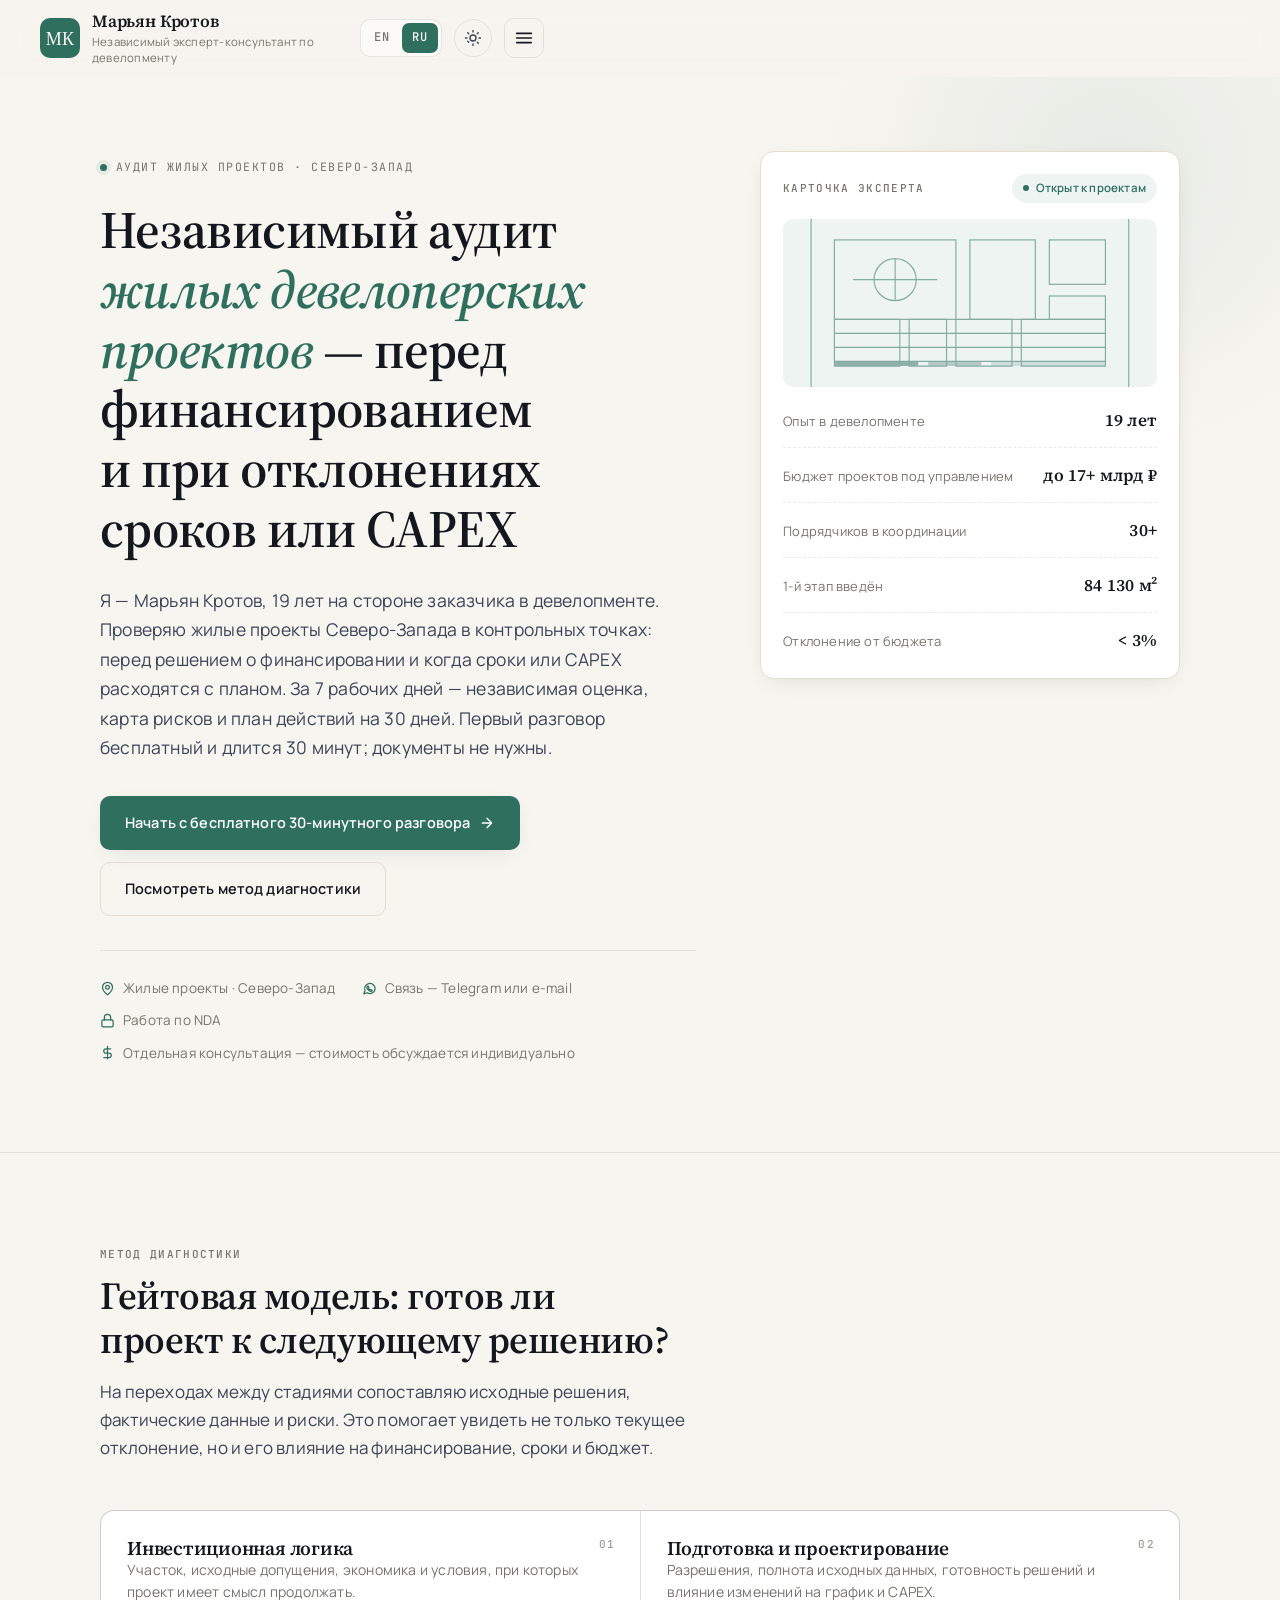
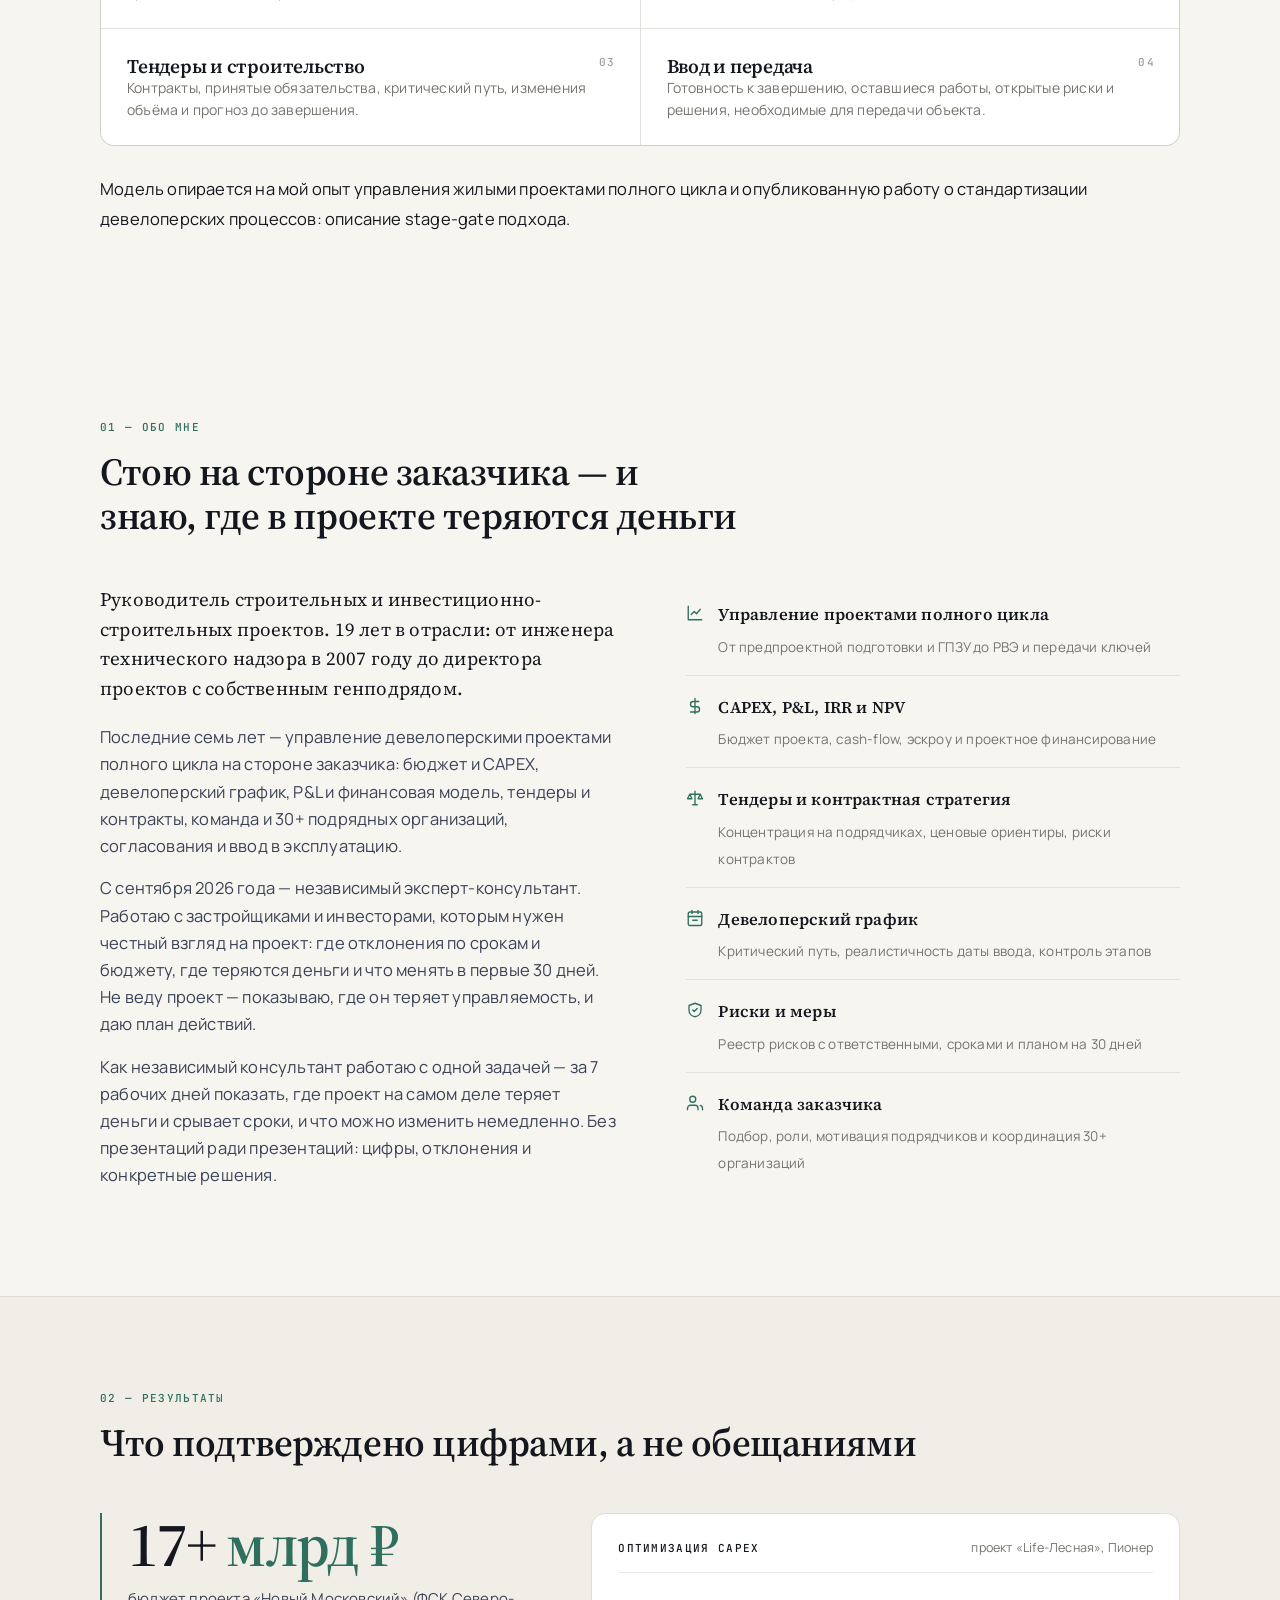
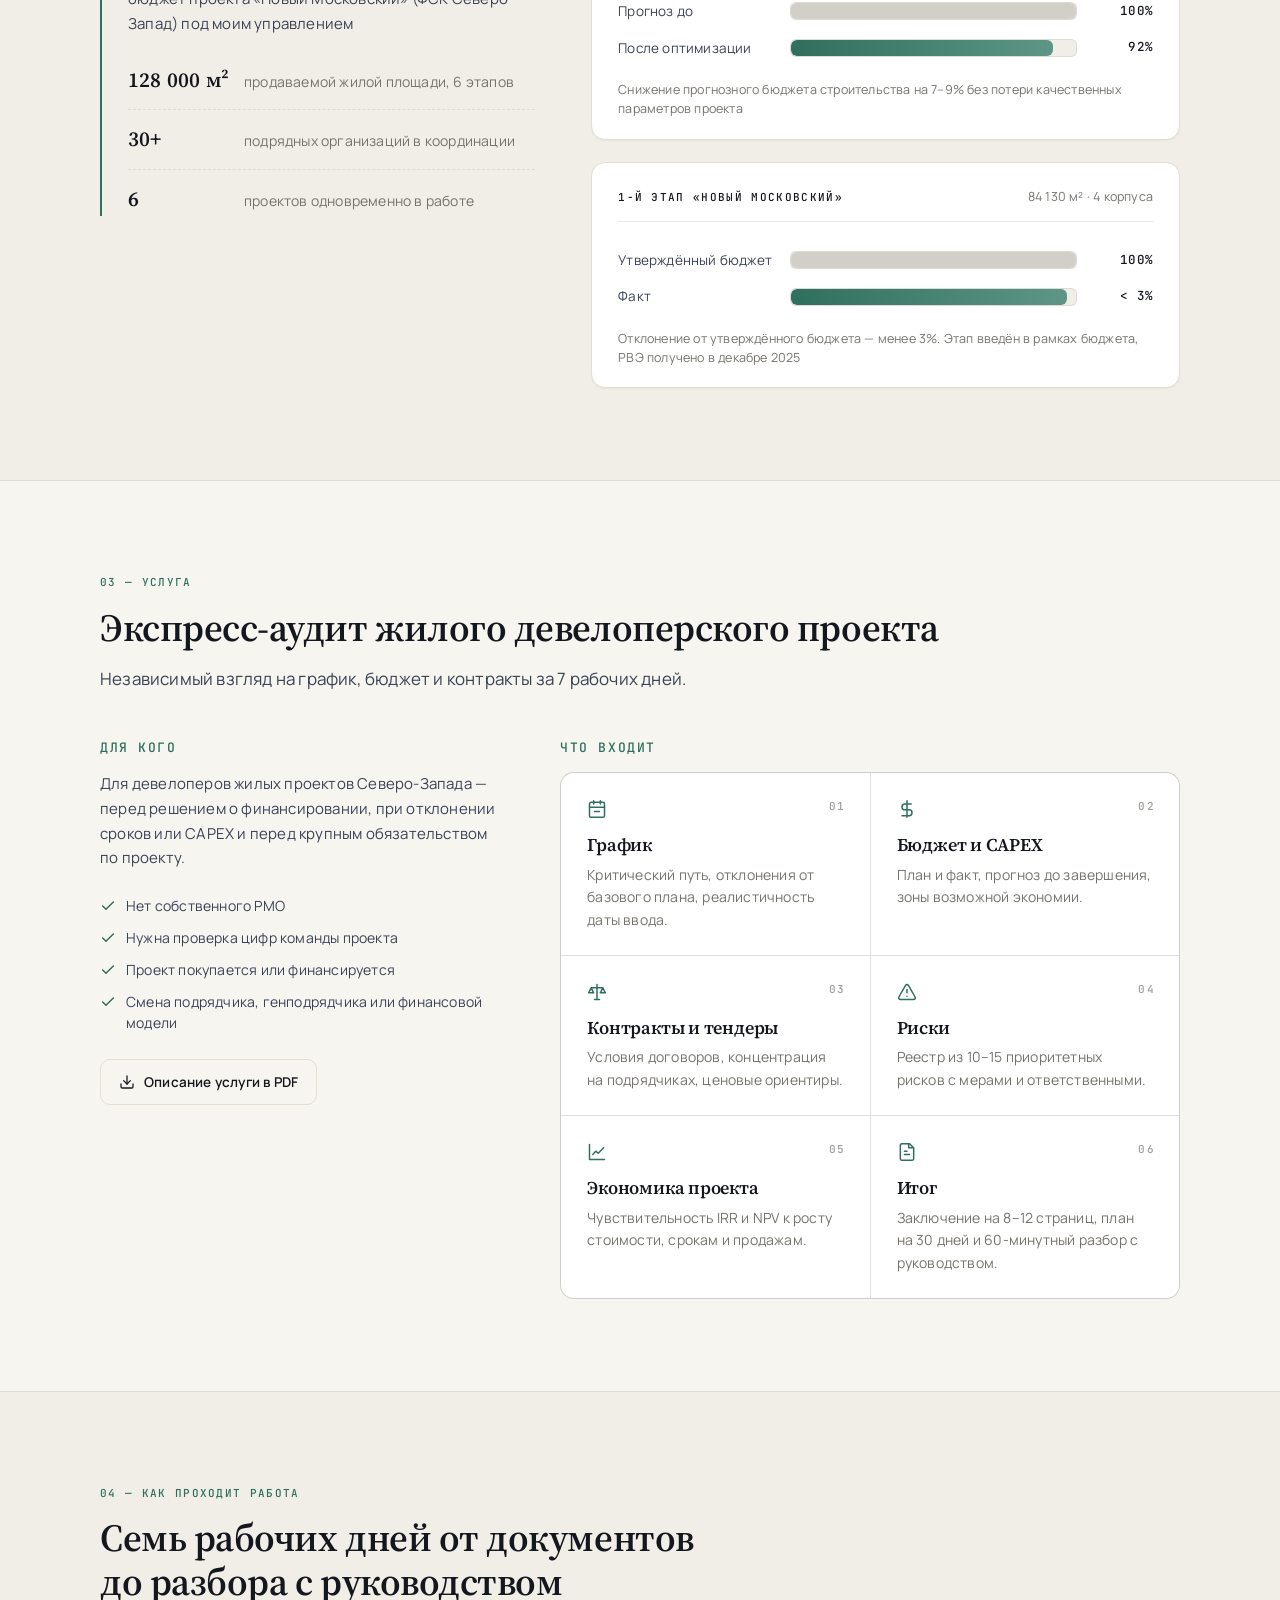
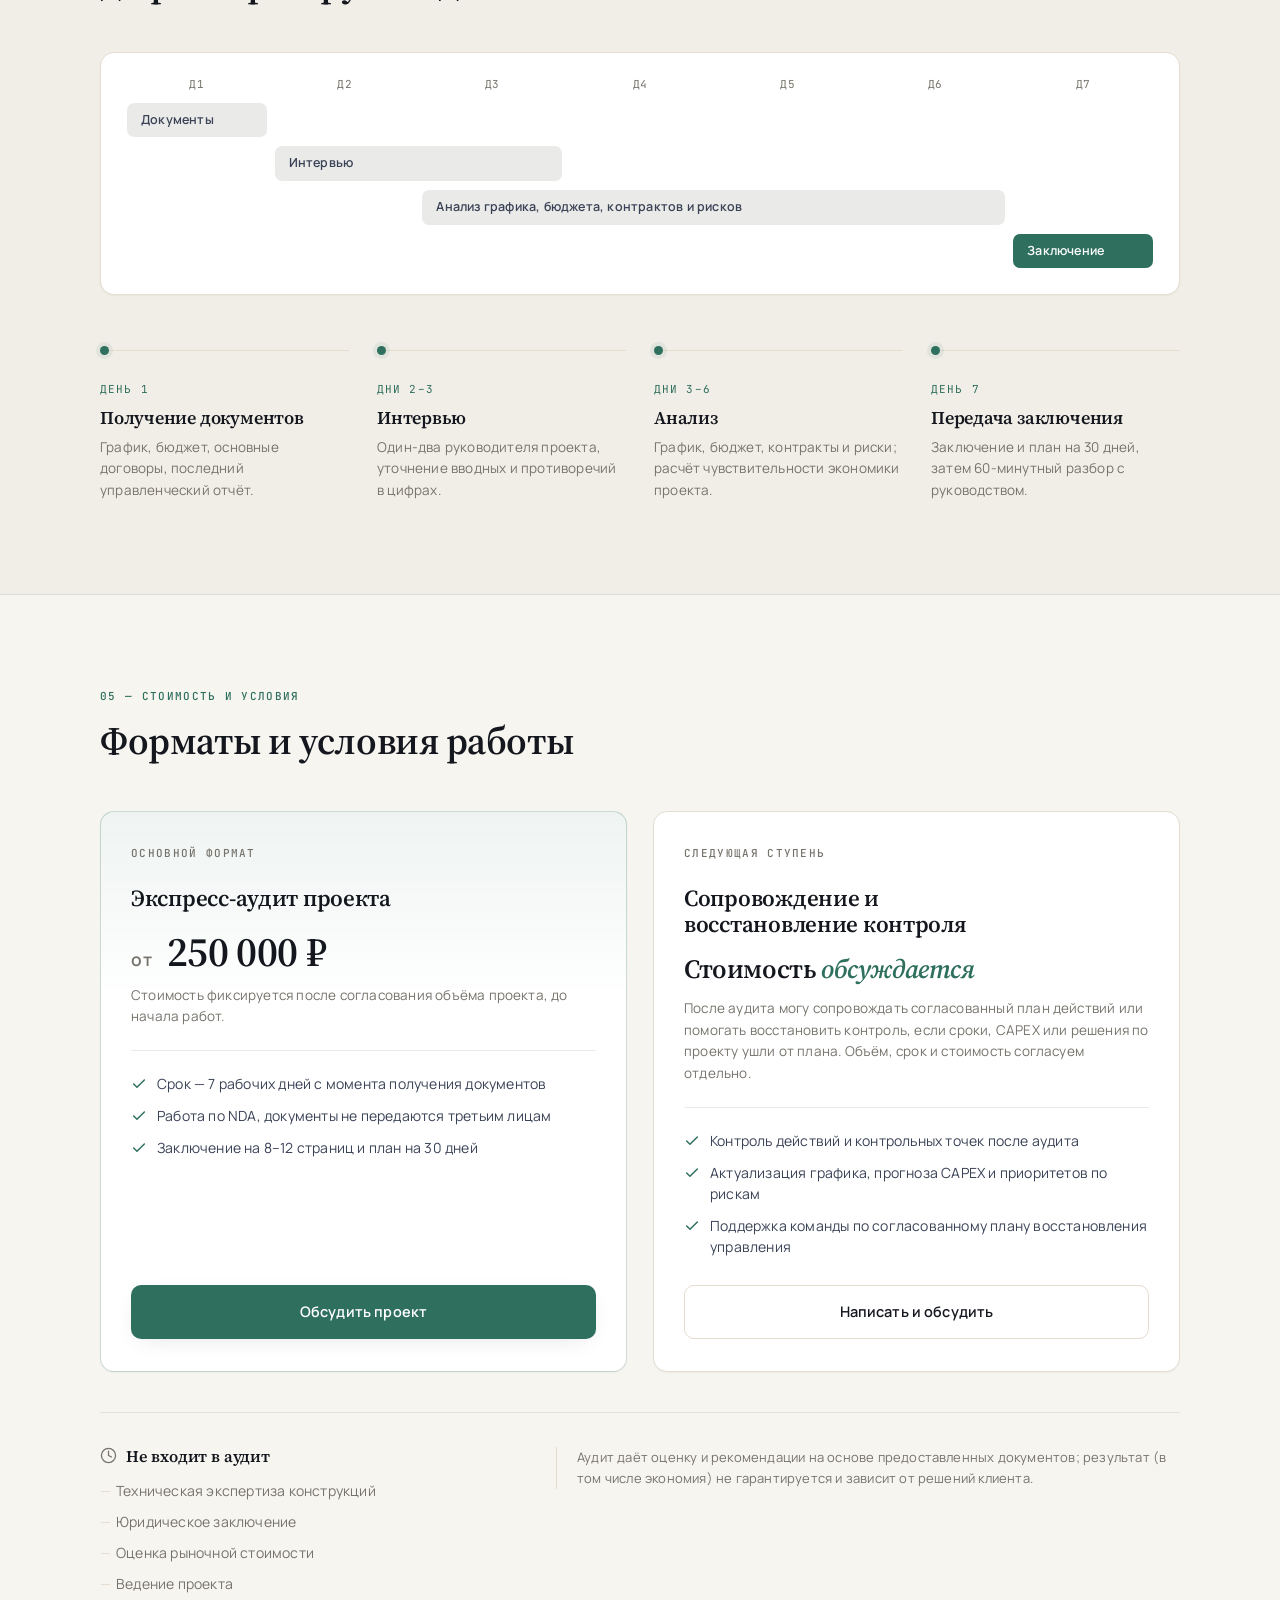
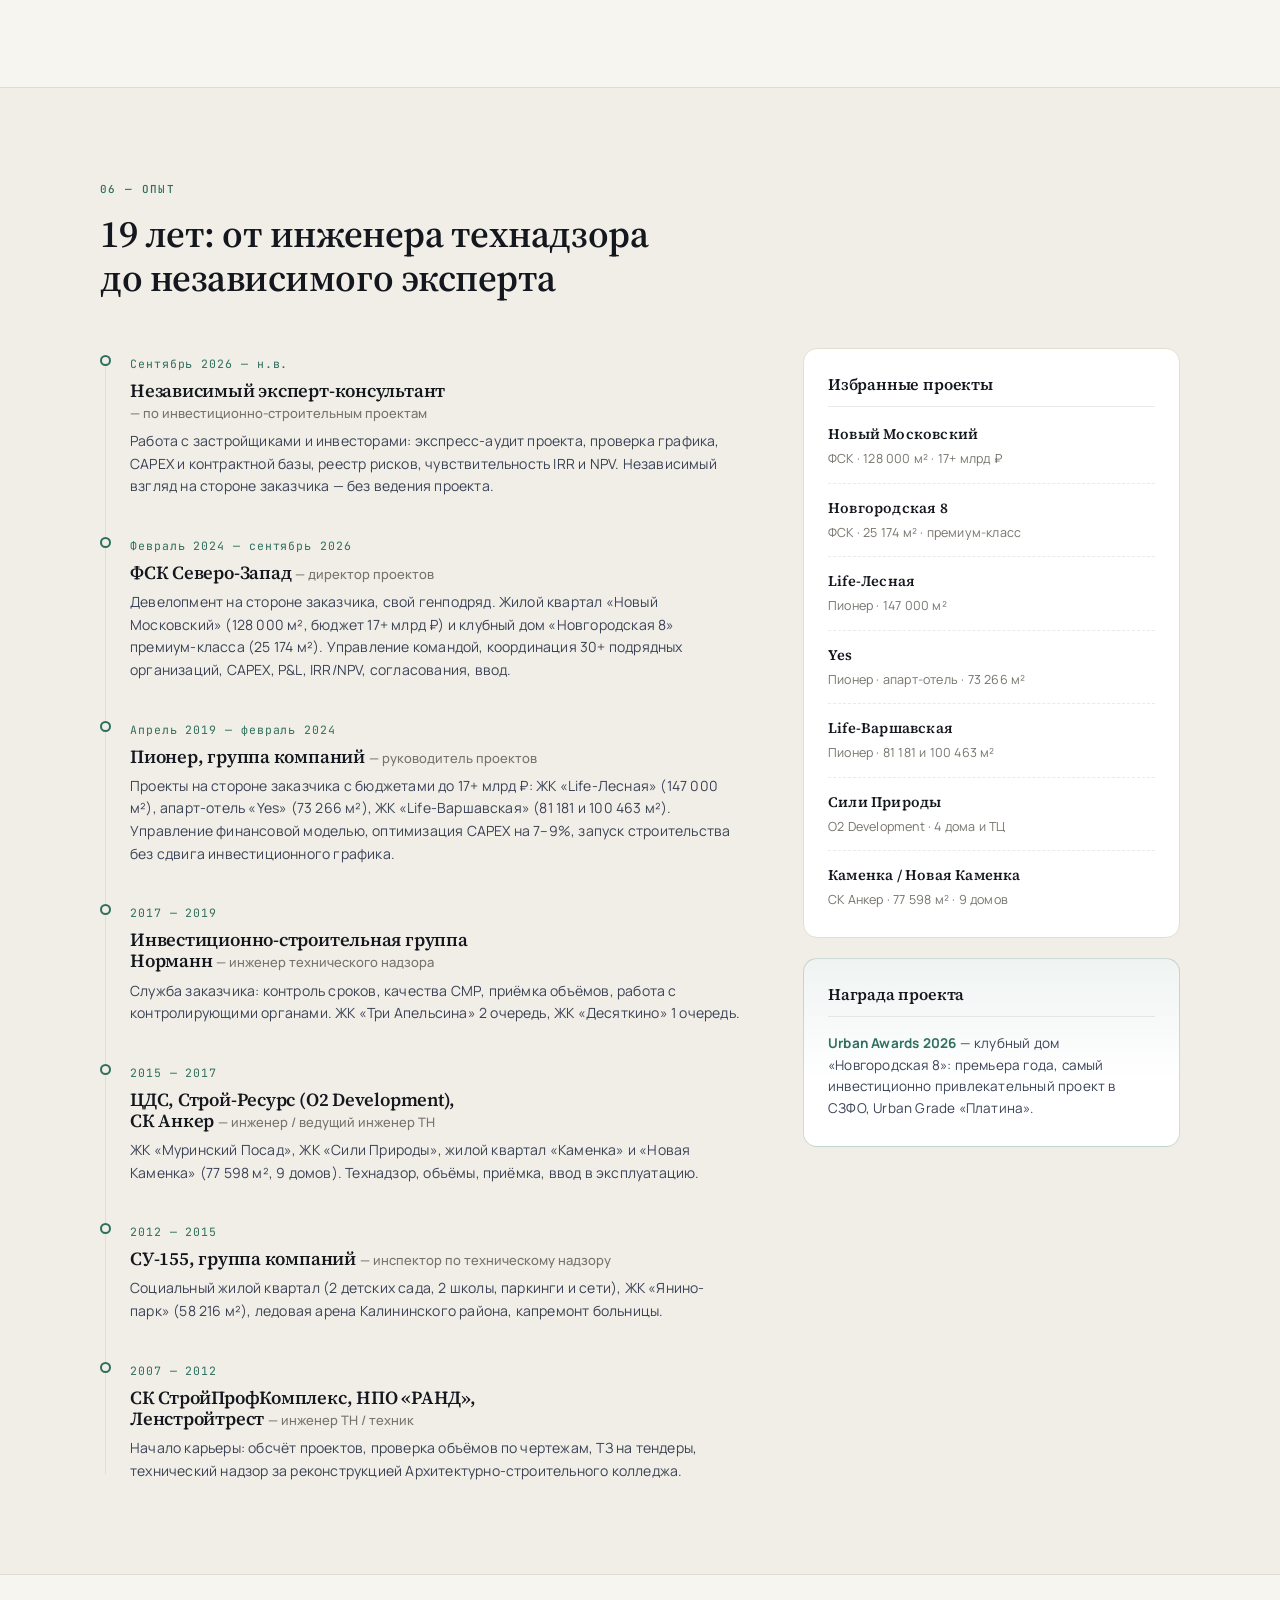
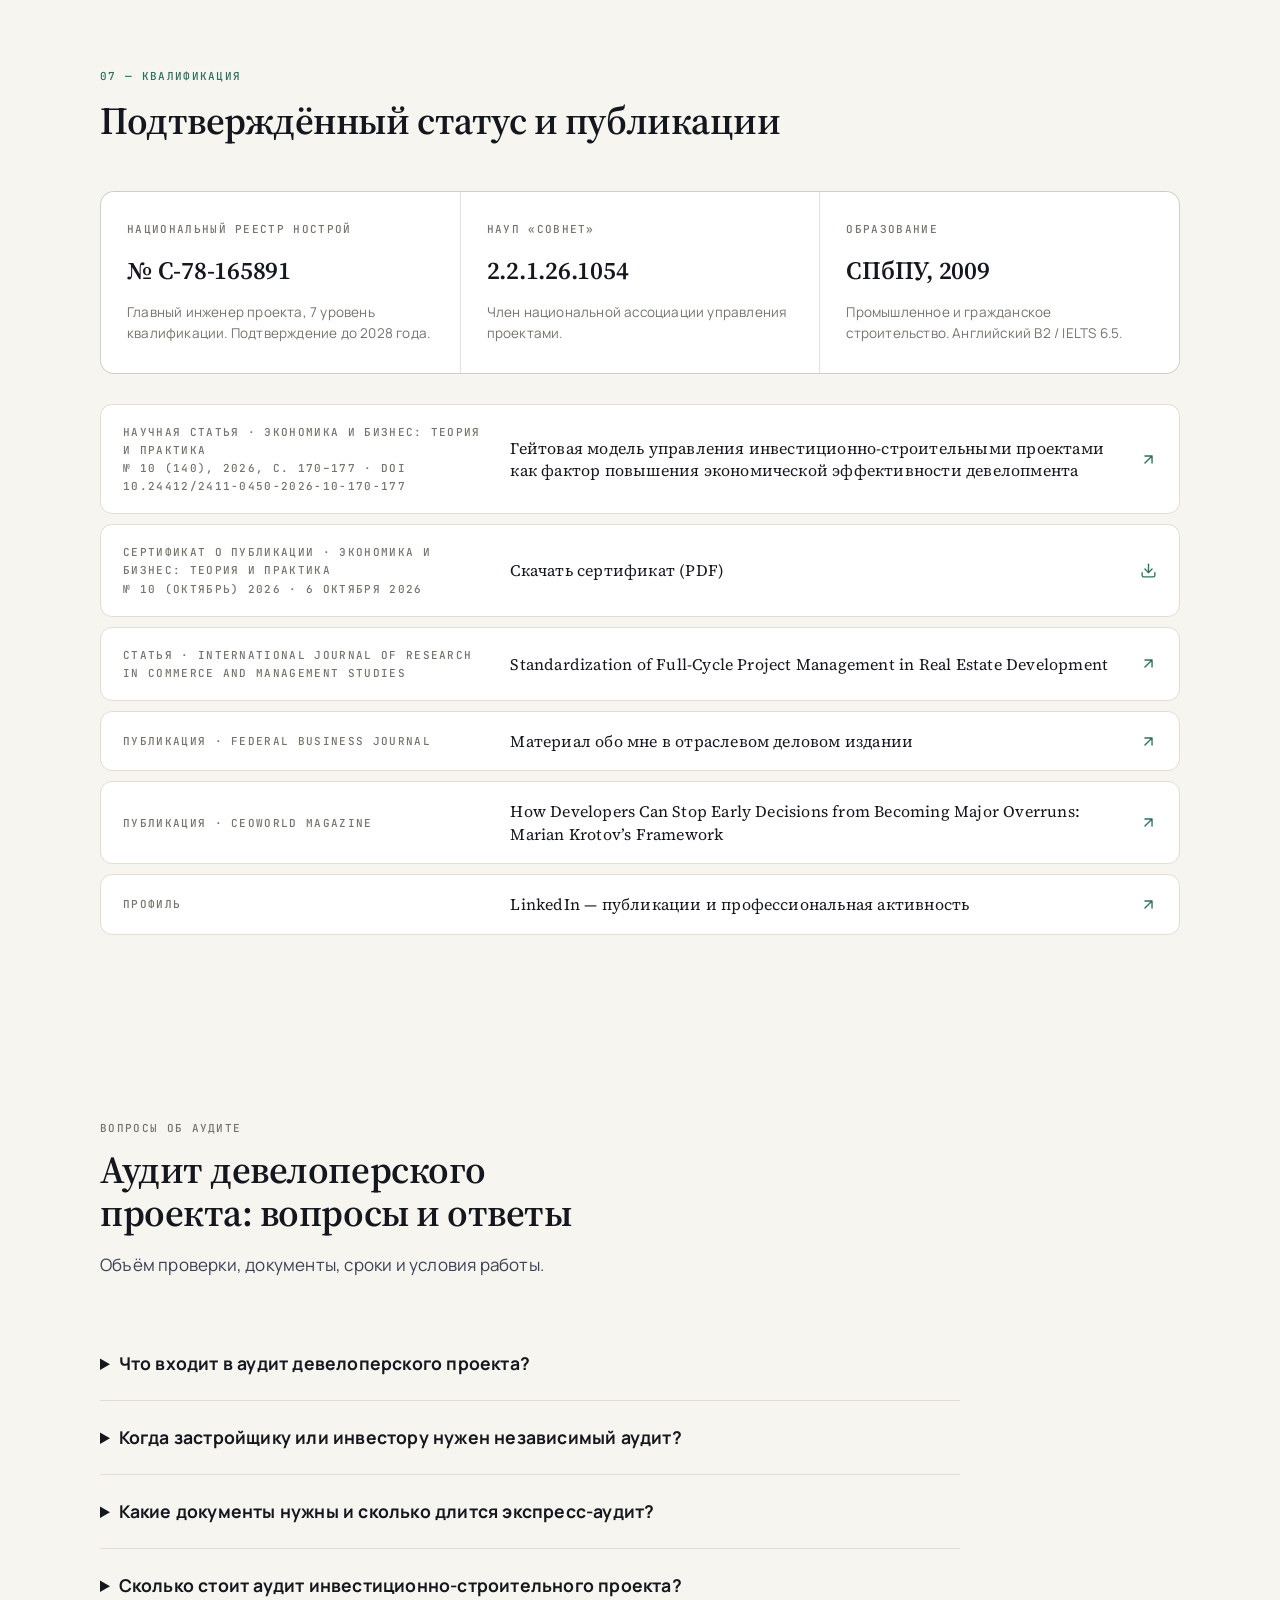
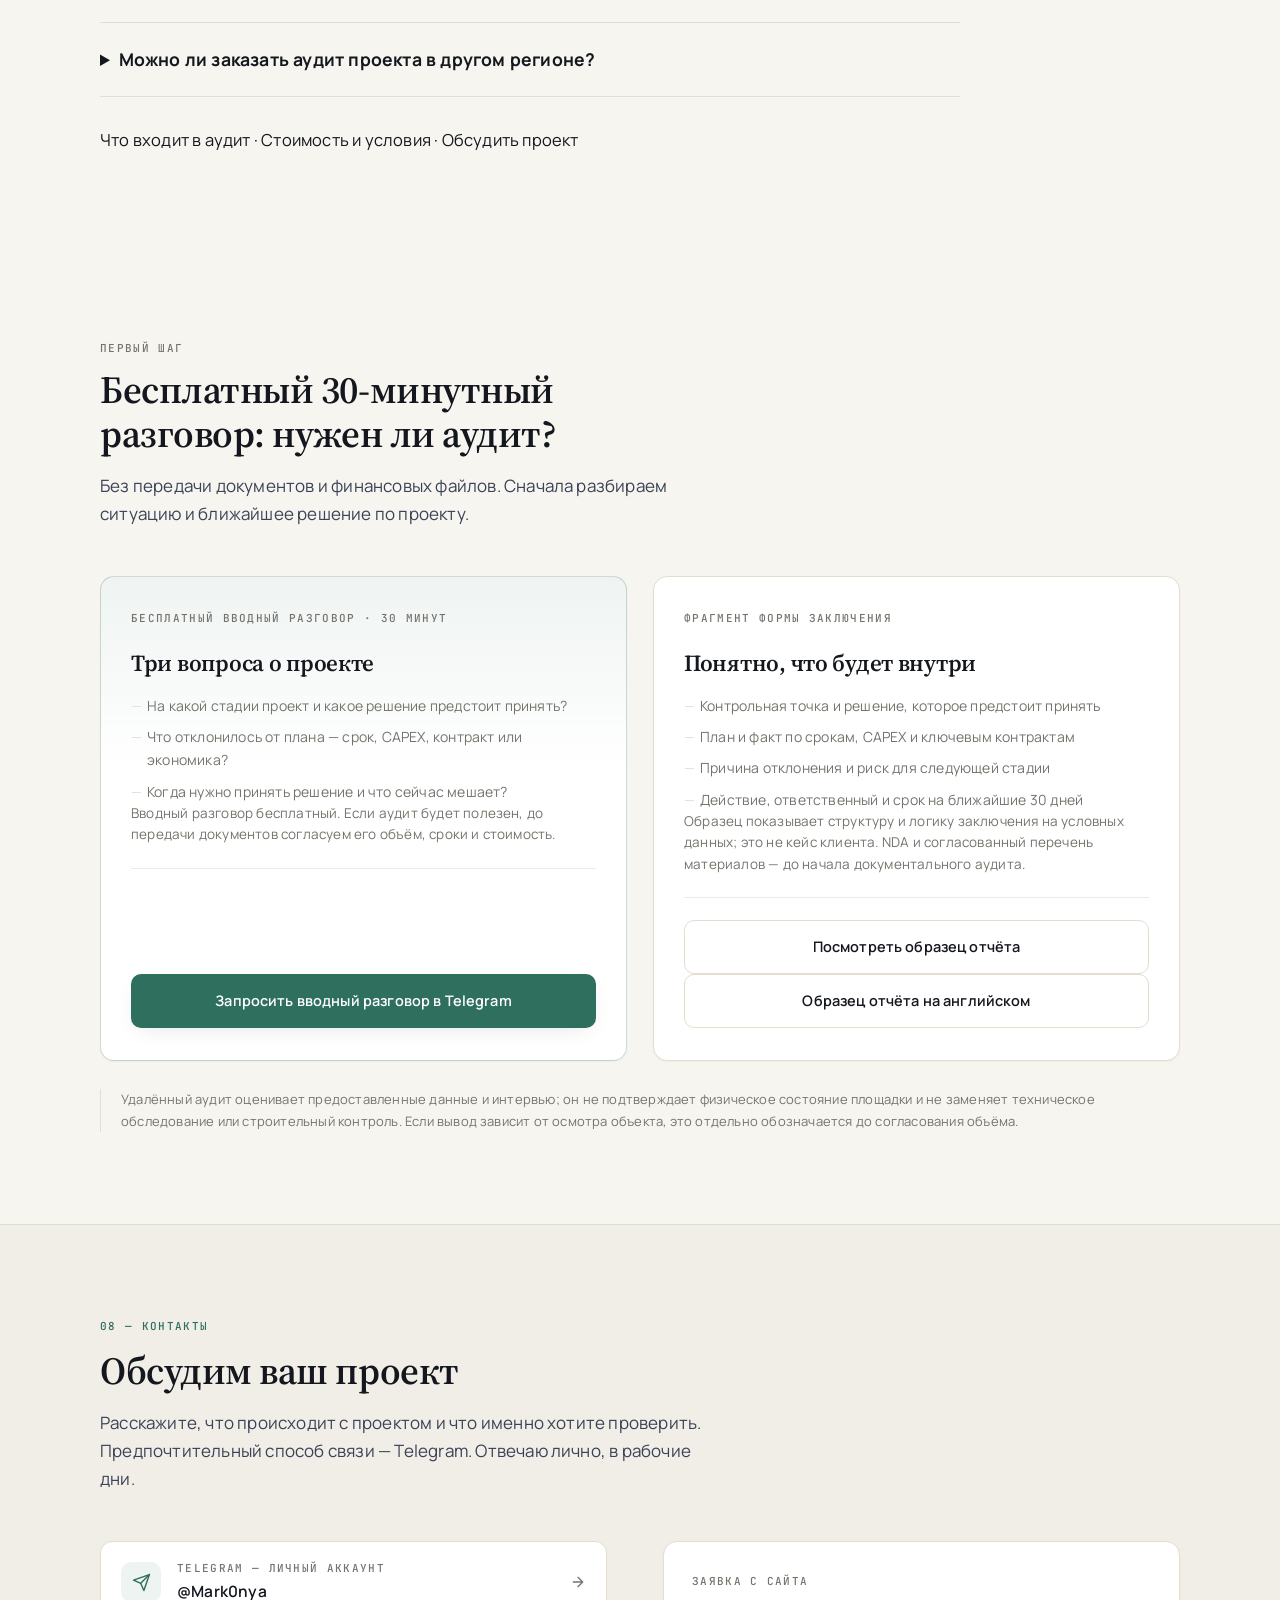
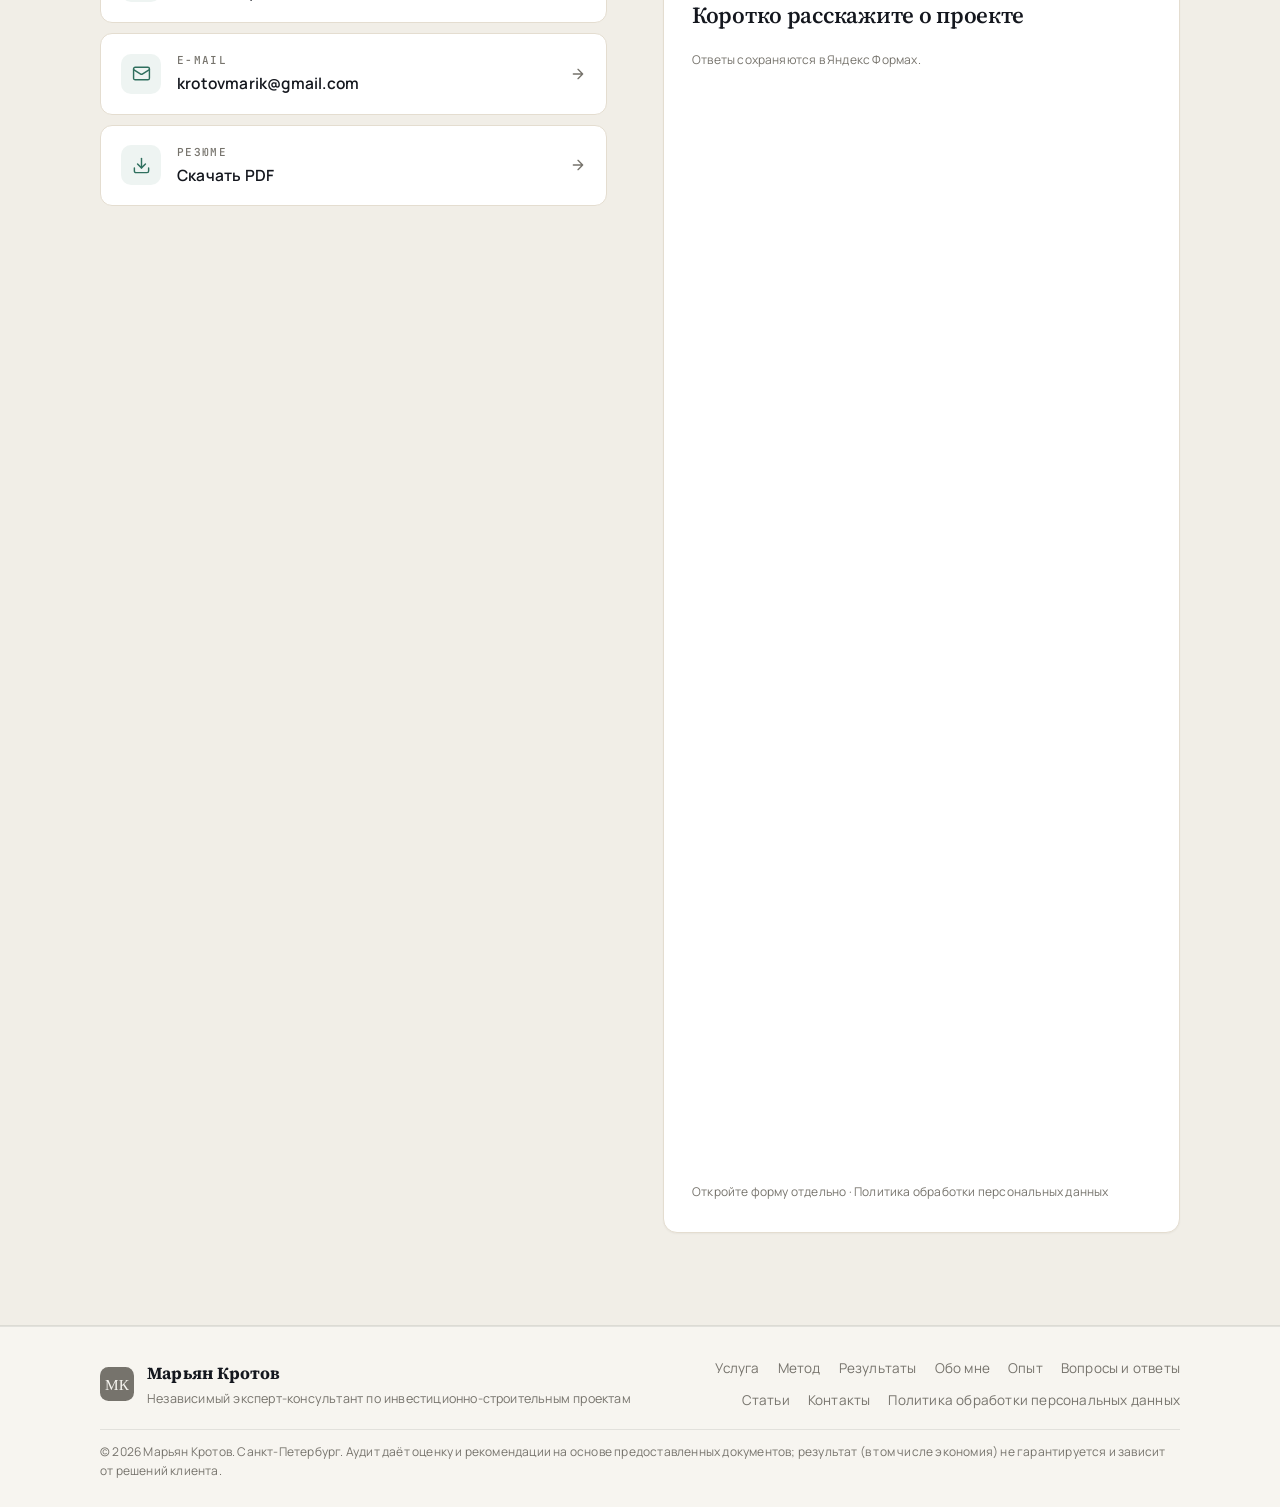
<file: site/index.html>
<!DOCTYPE html>
<html lang="ru" data-theme="light">
<head>
<meta charset="utf-8">
<meta name="viewport" content="width=device-width, initial-scale=1">
<title>Аудит жилых девелоперских проектов Северо-Запада — Марьян Кротов</title>
<meta name="description" content="Независимый аудит жилых проектов Северо-Запада перед финансированием или при отклонениях сроков и CAPEX. Первый шаг — бесплатный разговор на 30 минут, документы не нужны.">
<link rel="canonical" href="https://mariankrotov.com/">
<link rel="alternate" hreflang="ru" href="https://mariankrotov.com/">
<link rel="alternate" hreflang="en" href="https://mariankrotov.com/en/">
<link rel="alternate" hreflang="x-default" href="https://mariankrotov.com/">
<meta name="robots" content="index, follow, max-image-preview:large">
<meta name="theme-color" content="#f7f5f0">
<meta property="og:type" content="website">
<meta property="og:locale" content="ru_RU">
<meta property="og:locale:alternate" content="en_US">
<meta property="og:title" content="Аудит жилых девелоперских проектов Северо-Запада — Марьян Кротов">
<meta property="og:description" content="Независимый аудит жилых проектов Северо-Запада перед финансированием или при отклонениях сроков и CAPEX. Первый шаг — бесплатный разговор на 30 минут, документы не нужны.">
<meta property="og:url" content="https://mariankrotov.com/">
<meta property="og:site_name" content="Марьян Кротов — консультант по девелопменту">
<meta property="og:image" content="https://mariankrotov.com/assets/og-cover.png">
<meta property="og:image:alt" content="Марьян Кротов — независимый консультант по девелопменту">
<meta property="og:image:width" content="1200">
<meta property="og:image:height" content="630">
<meta name="twitter:card" content="summary_large_image">
<meta name="twitter:title" content="Аудит жилых девелоперских проектов Северо-Запада — Марьян Кротов">
<meta name="twitter:description" content="Независимый аудит жилых проектов Северо-Запада перед финансированием или при отклонениях сроков и CAPEX. Первый шаг — бесплатный разговор на 30 минут, документы не нужны.">
<meta name="twitter:image" content="https://mariankrotov.com/assets/og-cover.png">
<meta name="twitter:image:alt" content="Марьян Кротов — независимый консультант по девелопменту">
<link rel="preconnect" href="https://fonts.googleapis.com">
<link rel="preconnect" href="https://fonts.gstatic.com" crossorigin>
<link href="https://fonts.googleapis.com/css2?family=Source+Serif+4:ital,opsz,wght@0,8..60,400;0,8..60,600;1,8..60,400&family=Manrope:wght@400;500;600;700;800&family=JetBrains+Mono:wght@400;500&display=swap" rel="stylesheet">
<link rel="stylesheet" href="assets/styles.css">
<link rel="icon" href="data:image/svg+xml,%3Csvg xmlns='http://www.w3.org/2000/svg' viewBox='0 0 64 64'%3E%3Crect width='64' height='64' rx='14' fill='%232f6f5e'/%3E%3Ctext x='32' y='43' font-family='Georgia,serif' font-size='30' fill='%23f7f5f0' text-anchor='middle'%3EМК%3C/text%3E%3C/svg%3E">
<script>
(function(){
  try {
    var saved = localStorage.getItem('mk-theme');
    var sys = window.matchMedia('(prefers-color-scheme: dark)').matches ? 'dark' : 'light';
    document.documentElement.setAttribute('data-theme', saved || sys);
  } catch(e){}
  document.documentElement.classList.add('js');
})();
</script>
<script type="application/ld+json">
{
  "@context": "https://schema.org",
  "@graph": [
    {
      "@type": "WebSite",
      "@id": "https://mariankrotov.com/#website",
      "url": "https://mariankrotov.com/",
      "name": "Марьян Кротов — консультант по девелопменту",
      "inLanguage": "ru-RU",
      "publisher": {
        "@id": "https://mariankrotov.com/#person"
      }
    },
    {
      "@type": "WebPage",
      "@id": "https://mariankrotov.com/#webpage",
      "url": "https://mariankrotov.com/",
      "name": "Аудит жилых девелоперских проектов Северо-Запада — Марьян Кротов",
      "description": "Независимый аудит жилых проектов Северо-Запада перед финансированием или при отклонениях сроков и CAPEX. Первый шаг — бесплатный разговор на 30 минут, документы не нужны.",
      "inLanguage": "ru-RU",
      "isPartOf": {
        "@id": "https://mariankrotov.com/#website"
      },
      "about": [
        {
          "@id": "https://mariankrotov.com/#person"
        },
        {
          "@id": "https://mariankrotov.com/#audit"
        }
      ],
      "mainEntity": {
        "@id": "https://mariankrotov.com/#audit"
      },
      "primaryImageOfPage": {
        "@id": "https://mariankrotov.com/assets/og-cover.png"
      }
    },
    {
      "@type": "ImageObject",
      "@id": "https://mariankrotov.com/assets/og-cover.png",
      "url": "https://mariankrotov.com/assets/og-cover.png",
      "contentUrl": "https://mariankrotov.com/assets/og-cover.png",
      "width": 1200,
      "height": 630,
      "inLanguage": "ru-RU",
      "caption": "Марьян Кротов — независимый консультант по девелопменту"
    },
    {
      "@type": "Person",
      "@id": "https://mariankrotov.com/#person",
      "name": "Марьян Кротов",
      "alternateName": "Marian Krotov",
      "url": "https://mariankrotov.com/",
      "jobTitle": "Независимый эксперт-консультант по девелопменту",
      "description": "Независимый эксперт-консультант по инвестиционно-строительным проектам: 19 лет на стороне заказчика, опыт проектов стоимостью до 17+ млрд ₽.",
      "email": "krotovmarik@gmail.com",
      "homeLocation": {
        "@type": "City",
        "name": "Санкт-Петербург"
      },
      "knowsLanguage": [
        "ru",
        "en"
      ],
      "alumniOf": {
        "@type": "CollegeOrUniversity",
        "name": "Санкт-Петербургский политехнический университет Петра Великого"
      },
      "hasCredential": {
        "@type": "EducationalOccupationalCredential",
        "name": "Подтверждение квалификации НОСТРОЙ"
      },
      "knowsAbout": [
        "Управление девелоперскими проектами",
        "Аудит инвестиционно-строительных проектов",
        "CAPEX",
        "IRR и NPV",
        "Контрактная стратегия"
      ],
      "sameAs": [
        "https://www.linkedin.com/in/marian-krotov-8963a182/",
        "https://t.me/Mark0nya"
      ]
    },
    {
      "@type": "Service",
      "@id": "https://mariankrotov.com/#audit",
      "url": "https://mariankrotov.com/#service",
      "name": "Экспресс-аудит жилого девелоперского проекта",
      "serviceType": "Независимый аудит девелоперского проекта",
      "description": "Анализ графика, бюджета CAPEX, контрактов, рисков и экономики IRR/NPV за 7 рабочих дней с момента получения документов. Заключение и план действий на 30 дней.",
      "provider": {
        "@id": "https://mariankrotov.com/#person"
      },
      "areaServed": "Северо-Запад России",
      "offers": {
        "@type": "Offer",
        "price": "250000",
        "priceCurrency": "RUB",
        "description": "Стоимость экспресс-аудита инвестиционно-строительного проекта — от 250 000 ₽"
      }
    },
    {
      "@type": "FAQPage",
      "@id": "https://mariankrotov.com/#faq",
      "isPartOf": {
        "@id": "https://mariankrotov.com/#webpage"
      },
      "inLanguage": "ru-RU",
      "mainEntity": [
        {
          "@type": "Question",
          "name": "Что входит в аудит девелоперского проекта?",
          "acceptedAnswer": {
            "@type": "Answer",
            "text": "Проверка девелоперского графика и критического пути, бюджета и CAPEX, контрактов и тендеров, реестра рисков и чувствительности IRR/NPV. По итогам вы получаете заключение на 8–12 страниц, план действий на 30 дней и 60-минутный разбор с руководством."
          },
          "@id": "https://mariankrotov.com/#faq-audit-includes",
          "text": "Проверка девелоперского графика и критического пути, бюджета и CAPEX, контрактов и тендеров, реестра рисков и чувствительности IRR/NPV. По итогам вы получаете заключение на 8–12 страниц, план действий на 30 дней и 60-минутный разбор с руководством."
        },
        {
          "@type": "Question",
          "name": "Когда застройщику или инвестору нужен независимый аудит?",
          "acceptedAnswer": {
            "@type": "Answer",
            "text": "Когда нужно проверить цифры команды проекта, разобраться в отклонениях по срокам и бюджету, оценить проект перед покупкой или финансированием. Аудит также помогает при смене подрядчика, генподрядчика или финансовой модели."
          },
          "@id": "https://mariankrotov.com/#faq-when-audit-needed",
          "text": "Когда нужно проверить цифры команды проекта, разобраться в отклонениях по срокам и бюджету, оценить проект перед покупкой или финансированием. Аудит также помогает при смене подрядчика, генподрядчика или финансовой модели."
        },
        {
          "@type": "Question",
          "name": "Какие документы нужны и сколько длится экспресс-аудит?",
          "acceptedAnswer": {
            "@type": "Answer",
            "text": "Бесплатный 30-минутный вводный разговор не требует документов. Если решим, что аудит полезен, сначала согласуем объём, NDA и список материалов. Аудит длится 7 рабочих дней с момента получения согласованных документов и включает интервью с одним-двумя руководителями проекта."
          },
          "@id": "https://mariankrotov.com/#faq-documents-and-timing",
          "text": "Бесплатный 30-минутный вводный разговор не требует документов. Если решим, что аудит полезен, сначала согласуем объём, NDA и список материалов. Аудит длится 7 рабочих дней с момента получения согласованных документов и включает интервью с одним-двумя руководителями проекта."
        },
        {
          "@type": "Question",
          "name": "Сколько стоит аудит инвестиционно-строительного проекта?",
          "acceptedAnswer": {
            "@type": "Answer",
            "text": "Экспресс-аудит стоит от 250 000 ₽. Стоимость фиксируется после согласования объёма проекта, до начала работ. Цена отдельной консультации и регулярного сопровождения обсуждается индивидуально."
          },
          "@id": "https://mariankrotov.com/#faq-audit-price",
          "text": "Экспресс-аудит стоит от 250 000 ₽. Стоимость фиксируется после согласования объёма проекта, до начала работ. Цена отдельной консультации и регулярного сопровождения обсуждается индивидуально."
        },
        {
          "@type": "Question",
          "name": "Можно ли заказать аудит проекта в другом регионе?",
          "acceptedAnswer": {
            "@type": "Answer",
            "text": "Основной фокус — жилые девелоперские проекты Северо-Запада. Удалённый аудит в других регионах можно обсудить после бесплатного 30-минутного разговора — с учётом стадии проекта и доступных данных. Документы не нужны."
          },
          "@id": "https://mariankrotov.com/#faq-audit-region",
          "text": "Основной фокус — жилые девелоперские проекты Северо-Запада. Удалённый аудит в других регионах можно обсудить после бесплатного 30-минутного разговора — с учётом стадии проекта и доступных данных. Документы не нужны."
        }
      ]
    }
  ]
}
</script>
<meta name="google-site-verification" content="YXNe67KEt4wGHesaA0R5MAhz1iDiE32p07ZZ4GGuPa0" />
</head>
<body>
<a class="skip-link" href="#main">Перейти к содержимому</a>
<!-- Yandex.Metrika counter -->
<script type="text/javascript">
    (function(m,e,t,r,i,k,a){m[i]=m[i]||function(){(m[i].a=m[i].a||[]).push(arguments)}; m[i].l=1*new Date();k=e.createElement(t),a=e.getElementsByTagName(t)[0],k.async=1,k.src=r,a.parentNode.insertBefore(k,a)}) (window, document, "script", "https://mc.yandex.ru/metrika/tag.js", "ym"); try { ym(114174819, "init", { defer:false, clickmap:true, trackLinks:true, accurateTrackBounce:true, webvisor:true, triggerEvent: false, trackHash: false, ecommerce: false, type: 0, experiments:"" }); } catch(e) {}
</script>
<noscript><div><img src="https://mc.yandex.ru/watch/114174819" style="position:absolute; left:-9999px;" alt="" /></div></noscript>
<!-- /Yandex.Metrika counter -->

<!-- ======================= HEADER ======================= -->
<header class="site-header" id="siteHeader">
  <div class="container header-inner">
    <a class="brand" href="#top" aria-label="Марьян Кротов — на главную">
      <span class="brand-mark" aria-hidden="true">
        <svg viewBox="0 0 40 40" width="40" height="40"><rect width="40" height="40" rx="10" fill="currentColor"/><text x="20" y="27" font-family="Georgia, 'Times New Roman', serif" font-size="18" fill="var(--mark-fg)" text-anchor="middle">МК</text></svg>
      </span>
      <span class="brand-text">
        <strong>Марьян Кротов</strong>
        <em>Независимый эксперт-консультант по девелопменту</em>
      </span>
    </a>

    <nav class="nav" id="primaryNav" aria-label="Основная навигация">
      <a href="#service">Услуга</a>
      <a href="#method">Метод</a>
      <a href="#results">Результаты</a>
      <a href="#about">Обо мне</a>
      <a href="#experience">Опыт</a>
      <a href="#credentials">Квалификация</a>
      <a href="/articles/">Статьи</a>
    </nav>

    <div class="header-actions">
      <div class="lang-switch" role="group" aria-label="Язык сайта">
        <a href="/en/" lang="en" hreflang="en" data-lang-link="en">EN</a>
        <a href="/" lang="ru" hreflang="ru" data-lang-link="ru" aria-current="true">RU</a>
      </div>
      <button class="theme-toggle" id="themeToggle" type="button" aria-label="Переключить тему" title="Светлая / тёмная тема">
        <svg class="icon-sun" viewBox="0 0 24 24" width="18" height="18" fill="none" stroke="currentColor" stroke-width="1.8" stroke-linecap="round" stroke-linejoin="round" aria-hidden="true"><circle cx="12" cy="12" r="4"/><path d="M12 2v2M12 20v2M4.93 4.93l1.41 1.41M17.66 17.66l1.41 1.41M2 12h2M20 12h2M6.34 17.66l-1.41-1.41M19.07 4.93l-1.41 1.41"/></svg>
        <svg class="icon-moon" viewBox="0 0 24 24" width="18" height="18" fill="none" stroke="currentColor" stroke-width="1.8" stroke-linecap="round" stroke-linejoin="round" aria-hidden="true"><path d="M12 3a6 6 0 0 0 9 9 9 9 0 1 1-9-9Z"/></svg>
      </button>
      <a class="btn btn-primary btn-sm header-cta" href="#first-step">Бесплатный вводный разговор · 30 минут</a>
      <button class="nav-toggle" id="navToggle" type="button" aria-label="Открыть меню" aria-expanded="false" aria-controls="mobileNav">
        <svg viewBox="0 0 24 24" width="22" height="22" fill="none" stroke="currentColor" stroke-width="1.8" stroke-linecap="round" aria-hidden="true"><path d="M4 7h16M4 12h16M4 17h16"/></svg>
      </button>
    </div>
  </div>

  <div class="mobile-nav" id="mobileNav" hidden>
    <nav aria-label="Мобильная навигация">
      <a href="#service">Услуга</a>
      <a href="#method">Метод</a>
      <a href="#results">Результаты</a>
      <a href="#about">Обо мне</a>
      <a href="#experience">Опыт</a>
      <a href="#credentials">Квалификация</a>
      <a href="/articles/">Статьи</a>
      <a href="#faq">Вопросы и ответы</a>
      <a href="#contact">Контакты</a>
    </nav>
    <div class="lang-switch" role="group" aria-label="Язык сайта">
      <a href="/en/" lang="en" hreflang="en" data-lang-link="en">EN</a>
      <a href="/" lang="ru" hreflang="ru" data-lang-link="ru" aria-current="true">RU</a>
    </div>
    <a class="btn btn-primary" href="#contact">Обсудить проект</a>
  </div>
</header>

<main id="main">
<span id="top"></span>

<!-- ======================= HERO ======================= -->
<section class="hero">
  <div class="container hero-grid">
    <div class="hero-main">
      <p class="eyebrow reveal">
        <span class="eyebrow-dot" aria-hidden="true"></span>
        Аудит жилых проектов · Северо-Запад
      </p>
      <h1 class="reveal" style="--d:.05s">Независимый аудит <em>жилых девелоперских проектов</em> — перед финансированием и при отклонениях сроков или CAPEX</h1>
      <p class="hero-lead reveal" style="--d:.1s">
        Я — Марьян Кротов, 19 лет на стороне заказчика в девелопменте. Проверяю жилые проекты Северо-Запада в контрольных точках: перед решением о финансировании и когда сроки или CAPEX расходятся с планом. За 7 рабочих дней — независимая оценка, карта рисков и план действий на 30 дней. Первый разговор бесплатный и длится 30 минут; документы не нужны.
      </p>
      <div class="hero-cta reveal" style="--d:.15s">
        <a class="btn btn-primary" href="#first-step">
          Начать с бесплатного 30-минутного разговора
          <svg viewBox="0 0 24 24" width="16" height="16" fill="none" stroke="currentColor" stroke-width="2" stroke-linecap="round" stroke-linejoin="round" aria-hidden="true"><path d="M5 12h14M12 5l7 7-7 7"/></svg>
        </a>
        <a class="btn btn-ghost" href="#method">Посмотреть метод диагностики</a>
      </div>
      <ul class="hero-facts reveal" style="--d:.2s">
        <li><svg viewBox="0 0 24 24" width="15" height="15" fill="none" stroke="currentColor" stroke-width="2" stroke-linecap="round" stroke-linejoin="round" aria-hidden="true"><path d="M20 10c0 6-8 12-8 12s-8-6-8-12a8 8 0 0 1 16 0Z"/><circle cx="12" cy="10" r="3"/></svg> Жилые проекты · Северо-Запад</li>
        <li><svg viewBox="0 0 24 24" width="15" height="15" fill="none" stroke="currentColor" stroke-width="2" stroke-linecap="round" stroke-linejoin="round" aria-hidden="true"><path d="M21 11.5a8.4 8.4 0 0 1-12.6 7.3L3 20.5l1.8-5.2A8.4 8.4 0 1 1 21 11.5Z"/><path d="M8.6 8.8c.2-.5.4-.5.6-.5h.5c.2 0 .4 0 .6.5l.7 1.7c0 .2 0 .4-.1.5l-.4.5c-.1.1-.2.3-.1.5.4.9 1.3 1.8 2.2 2.2.2.1.4 0 .5-.1l.5-.4c.2-.2.3-.2.5-.1l1.7.8c.2.1.3.3.3.5v.5c0 .3-.2.6-.5.8-.5.3-1.2.5-1.9.3-1.4-.3-2.8-1.2-3.9-2.3-1-1-1.8-2.3-2-3.6-.1-.7.2-1.5.7-2.1Z"/></svg> Связь — Telegram или e-mail</li>
        <li><svg viewBox="0 0 24 24" width="15" height="15" fill="none" stroke="currentColor" stroke-width="2" stroke-linecap="round" stroke-linejoin="round" aria-hidden="true"><rect x="3" y="11" width="18" height="11" rx="2"/><path d="M7 11V7a5 5 0 0 1 10 0v4"/></svg> Работа по NDA</li>
        <li><svg viewBox="0 0 24 24" width="15" height="15" fill="none" stroke="currentColor" stroke-width="2" stroke-linecap="round" stroke-linejoin="round" aria-hidden="true"><path d="M12 2v20M17 6H9.5a3.5 3.5 0 0 0 0 7h5a3.5 3.5 0 0 1 0 7H6"/></svg> Отдельная консультация — стоимость обсуждается индивидуально</li>
      </ul>
    </div>

    <aside class="hero-card reveal" style="--d:.12s" aria-label="Ключевые факты">
      <div class="card-topline">
        <span class="mono-label">Карточка эксперта</span>
        <span class="status-pill"><span class="status-dot" aria-hidden="true"></span>Открыт к проектам</span>
      </div>
      <div class="card-portrait" aria-hidden="true">
        <svg viewBox="0 0 320 200" preserveAspectRatio="xMidYMid slice" width="100%" height="100%">
          <g fill="none" stroke="currentColor" stroke-width="1">
            <rect x="24" y="26" width="272" height="148" rx="4"/>
            <rect x="44" y="46" width="104" height="68"/>
            <rect x="160" y="46" width="56" height="68"/>
            <rect x="228" y="46" width="48" height="38"/>
            <rect x="228" y="94" width="48" height="20"/>
            <path d="M44 126h232M44 138h232M44 150h232"/>
            <path d="M44 114h56v40H44zM108 114h32v40h-32zM148 114h48v40h-48zM204 114h72v40h-72z"/>
            <circle cx="96" cy="80" r="18"/>
            <path d="M60 80h72M96 62v36"/>
          </g>
          <g fill="currentColor" opacity=".9">
            <rect x="44" y="150" width="72" height="4" rx="2"/>
            <rect x="124" y="150" width="46" height="4" rx="2" opacity=".6"/>
            <rect x="178" y="150" width="98" height="4" rx="2" opacity=".3"/>
          </g>
        </svg>
      </div>
      <dl class="card-facts">
        <div><dt>Опыт в девелопменте</dt><dd>19 лет</dd></div>
        <div><dt>Бюджет проектов под управлением</dt><dd>до 17+ млрд ₽</dd></div>
        <div><dt>Подрядчиков в координации</dt><dd>30+</dd></div>
        <div><dt>1-й этап введён</dt><dd>84 130 м²</dd></div>
        <div><dt>Отклонение от бюджета</dt><dd>&lt; 3%</dd></div>
      </dl>
    </aside>
  </div>
</section>

<section class="section" id="method" aria-labelledby="method-title">
  <div class="container">
    <div class="section-head">
      <p class="mono-label">Метод диагностики</p>
      <h2 id="method-title">Гейтовая модель: готов ли проект к следующему решению?</h2>
      <p class="section-lead">На переходах между стадиями сопоставляю исходные решения, фактические данные и риски. Это помогает увидеть не только текущее отклонение, но и его влияние на финансирование, сроки и бюджет.</p>
    </div>
    <div class="scope-grid">
      <article class="scope-item"><span class="scope-num mono-label">01</span><h3>Инвестиционная логика</h3><p>Участок, исходные допущения, экономика и условия, при которых проект имеет смысл продолжать.</p></article>
      <article class="scope-item"><span class="scope-num mono-label">02</span><h3>Подготовка и проектирование</h3><p>Разрешения, полнота исходных данных, готовность решений и влияние изменений на график и CAPEX.</p></article>
      <article class="scope-item"><span class="scope-num mono-label">03</span><h3>Тендеры и строительство</h3><p>Контракты, принятые обязательства, критический путь, изменения объёма и прогноз до завершения.</p></article>
      <article class="scope-item"><span class="scope-num mono-label">04</span><h3>Ввод и передача</h3><p>Готовность к завершению, оставшиеся работы, открытые риски и решения, необходимые для передачи объекта.</p></article>
    </div>
    <p class="faq-links">Модель опирается на мой опыт управления жилыми проектами полного цикла и опубликованную работу о стандартизации девелоперских процессов: <a href="https://ijrcms.com/standardization-of-full-cycle-project-management-in-real-estate-development/" target="_blank" rel="noopener noreferrer">описание stage-gate подхода</a>.</p>
  </div>
</section>

<!-- ======================= ABOUT ======================= -->
<section class="section" id="about">
  <div class="container">
    <div class="section-head">
      <p class="section-index mono-label">01 — Обо мне</p>
      <h2 class="reveal">Стою на стороне заказчика — и знаю, где в проекте теряются деньги</h2>
    </div>

    <div class="about-grid">
      <div class="about-text reveal">
        <p class="lead">
          Руководитель строительных и инвестиционно-строительных проектов. 19 лет в отрасли:
          от инженера технического надзора в 2007 году до директора проектов с собственным генподрядом.
        </p>
        <p>
          Последние семь лет — управление девелоперскими проектами полного цикла на стороне заказчика:
          бюджет и CAPEX, девелоперский график, P&amp;L и финансовая модель, тендеры и контракты,
          команда и 30+ подрядных организаций, согласования и ввод в эксплуатацию.
        </p>
        <p>
          С сентября 2026 года — независимый эксперт-консультант. Работаю с застройщиками и инвесторами,
          которым нужен честный взгляд на проект: где отклонения по срокам и бюджету, где теряются деньги
          и что менять в первые 30 дней. Не веду проект — показываю, где он теряет управляемость,
          и даю план действий.
        </p>
        <p>
          Как независимый консультант работаю с одной задачей — за 7 рабочих дней показать,
          где проект на самом деле теряет деньги и срывает сроки, и что можно изменить немедленно.
          Без презентаций ради презентаций: цифры, отклонения и конкретные решения.
        </p>
      </div>

      <ul class="about-skills reveal" style="--d:.08s">
        <li>
          <svg viewBox="0 0 24 24" width="18" height="18" fill="none" stroke="currentColor" stroke-width="1.8" stroke-linecap="round" stroke-linejoin="round" aria-hidden="true"><path d="M3 3v18h18"/><path d="m7 14 4-4 3 3 5-6"/></svg>
          <div><strong>Управление проектами полного цикла</strong><span>От предпроектной подготовки и ГПЗУ до РВЭ и передачи ключей</span></div>
        </li>
        <li>
          <svg viewBox="0 0 24 24" width="18" height="18" fill="none" stroke="currentColor" stroke-width="1.8" stroke-linecap="round" stroke-linejoin="round" aria-hidden="true"><path d="M12 2v20M17 6H9.5a3.5 3.5 0 0 0 0 7h5a3.5 3.5 0 0 1 0 7H6"/></svg>
          <div><strong>CAPEX, P&amp;L, IRR и NPV</strong><span>Бюджет проекта, cash-flow, эскроу и проектное финансирование</span></div>
        </li>
        <li>
          <svg viewBox="0 0 24 24" width="18" height="18" fill="none" stroke="currentColor" stroke-width="1.8" stroke-linecap="round" stroke-linejoin="round" aria-hidden="true"><path d="M12 3v18M5 7h14M5 7l-3 6h6L5 7ZM19 7l-3 6h6l-3-6ZM9 21h6"/></svg>
          <div><strong>Тендеры и контрактная стратегия</strong><span>Концентрация на подрядчиках, ценовые ориентиры, риски контрактов</span></div>
        </li>
        <li>
          <svg viewBox="0 0 24 24" width="18" height="18" fill="none" stroke="currentColor" stroke-width="1.8" stroke-linecap="round" stroke-linejoin="round" aria-hidden="true"><rect x="3" y="4" width="18" height="18" rx="2"/><path d="M16 2v4M8 2v4M3 10h18M9 15h6"/></svg>
          <div><strong>Девелоперский график</strong><span>Критический путь, реалистичность даты ввода, контроль этапов</span></div>
        </li>
        <li>
          <svg viewBox="0 0 24 24" width="18" height="18" fill="none" stroke="currentColor" stroke-width="1.8" stroke-linecap="round" stroke-linejoin="round" aria-hidden="true"><path d="M12 3 4 6v6c0 5 3.4 8.5 8 9 4.6-.5 8-4 8-9V6l-8-3Z"/><path d="m9 12 2 2 4-4"/></svg>
          <div><strong>Риски и меры</strong><span>Реестр рисков с ответственными, сроками и планом на 30 дней</span></div>
        </li>
        <li>
          <svg viewBox="0 0 24 24" width="18" height="18" fill="none" stroke="currentColor" stroke-width="1.8" stroke-linecap="round" stroke-linejoin="round" aria-hidden="true"><path d="M16 21v-2a4 4 0 0 0-4-4H6a4 4 0 0 0-4 4v2"/><circle cx="9" cy="7" r="4"/><path d="M22 21v-2a4 4 0 0 0-3-3.87"/></svg>
          <div><strong>Команда заказчика</strong><span>Подбор, роли, мотивация подрядчиков и координация 30+ организаций</span></div>
        </li>
      </ul>
    </div>
  </div>
</section>

<!-- ======================= RESULTS ======================= -->
<section class="section section-alt" id="results">
  <div class="container">
    <div class="section-head">
      <p class="section-index mono-label">02 — Результаты</p>
      <h2 class="reveal">Что подтверждено цифрами, а не обещаниями</h2>
    </div>

    <div class="results-grid">
      <div class="kpi-block reveal">
        <p class="kpi-value">17+ <span>млрд ₽</span></p>
        <p class="kpi-caption">бюджет проекта «Новый Московский» (ФСК Северо-Запад) под моим управлением</p>
        <ul class="kpi-list">
          <li><span>128 000 м²</span> продаваемой жилой площади, 6 этапов</li>
          <li><span>30+</span> подрядных организаций в координации</li>
          <li><span>6</span> проектов одновременно в работе</li>
        </ul>
      </div>

      <div class="charts-block reveal" style="--d:.1s">
        <figure class="chart-card">
          <figcaption class="chart-title">
            <span class="mono-label">Оптимизация CAPEX</span>
            <span class="chart-note">проект «Life-Лесная», Пионер</span>
          </figcaption>
          <div class="bench-row">
            <span class="label">Прогноз до</span>
            <div class="bar-bg"><div class="bar-fill is-base" style="width:100%"></div></div>
            <span class="val">100%</span>
          </div>
          <div class="bench-row">
            <span class="label">После оптимизации</span>
            <div class="bar-bg"><div class="bar-fill" style="width:92%"></div></div>
            <span class="val">92%</span>
          </div>
          <p class="chart-foot">Снижение прогнозного бюджета строительства на 7–9% без потери качественных параметров проекта</p>
        </figure>

        <figure class="chart-card">
          <figcaption class="chart-title">
            <span class="mono-label">1-й этап «Новый Московский»</span>
            <span class="chart-note">84 130 м² · 4 корпуса</span>
          </figcaption>
          <div class="bench-row">
            <span class="label">Утверждённый бюджет</span>
            <div class="bar-bg"><div class="bar-fill is-base" style="width:100%"></div></div>
            <span class="val">100%</span>
          </div>
          <div class="bench-row">
            <span class="label">Факт</span>
            <div class="bar-bg"><div class="bar-fill" style="width:97%"></div></div>
            <span class="val">&lt; 3%</span>
          </div>
          <p class="chart-foot">Отклонение от утверждённого бюджета — менее 3%. Этап введён в рамках бюджета, РВЭ получено в декабре 2025</p>
        </figure>
      </div>
    </div>
  </div>
</section>

<!-- ======================= SERVICE ======================= -->
<section class="section" id="service">
  <div class="container">
    <div class="section-head">
      <p class="section-index mono-label">03 — Услуга</p>
      <h2 class="reveal">Экспресс-аудит жилого девелоперского проекта</h2>
      <p class="section-lead reveal">Независимый взгляд на график, бюджет и контракты за 7 рабочих дней.</p>
    </div>

    <div class="service-layout">
      <aside class="service-aside reveal">
        <h3 class="aside-title">Для кого</h3>
        <p class="aside-text">Для девелоперов жилых проектов Северо-Запада — перед решением о финансировании, при отклонении сроков или CAPEX и перед крупным обязательством по проекту.</p>
        <ul class="check-list">
          <li><svg viewBox="0 0 24 24" width="16" height="16" fill="none" stroke="currentColor" stroke-width="2.2" stroke-linecap="round" stroke-linejoin="round" aria-hidden="true"><path d="M20 6 9 17l-5-5"/></svg>Нет собственного PMO</li>
          <li><svg viewBox="0 0 24 24" width="16" height="16" fill="none" stroke="currentColor" stroke-width="2.2" stroke-linecap="round" stroke-linejoin="round" aria-hidden="true"><path d="M20 6 9 17l-5-5"/></svg>Нужна проверка цифр команды проекта</li>
          <li><svg viewBox="0 0 24 24" width="16" height="16" fill="none" stroke="currentColor" stroke-width="2.2" stroke-linecap="round" stroke-linejoin="round" aria-hidden="true"><path d="M20 6 9 17l-5-5"/></svg>Проект покупается или финансируется</li>
          <li><svg viewBox="0 0 24 24" width="16" height="16" fill="none" stroke="currentColor" stroke-width="2.2" stroke-linecap="round" stroke-linejoin="round" aria-hidden="true"><path d="M20 6 9 17l-5-5"/></svg>Смена подрядчика, генподрядчика или финансовой модели</li>
        </ul>
        <a class="aside-doc" href="assets/service-express-audit.pdf" download>
          <svg viewBox="0 0 24 24" width="16" height="16" fill="none" stroke="currentColor" stroke-width="1.9" stroke-linecap="round" stroke-linejoin="round" aria-hidden="true"><path d="M21 15v4a2 2 0 0 1-2 2H5a2 2 0 0 1-2-2v-4"/><path d="m7 10 5 5 5-5"/><path d="M12 15V3"/></svg>
          Описание услуги в PDF
        </a>
      </aside>

      <div class="service-main">
        <h3 class="aside-title">Что входит</h3>
        <div class="scope-grid">
          <article class="scope-item reveal">
            <span class="scope-num mono-label">01</span>
            <svg class="scope-ico" viewBox="0 0 24 24" width="20" height="20" fill="none" stroke="currentColor" stroke-width="1.8" stroke-linecap="round" stroke-linejoin="round" aria-hidden="true"><rect x="3" y="4" width="18" height="18" rx="2"/><path d="M16 2v4M8 2v4M3 10h18M9 15h6"/></svg>
            <h4>График</h4>
            <p>Критический путь, отклонения от базового плана, реалистичность даты ввода.</p>
          </article>
          <article class="scope-item reveal" style="--d:.05s">
            <span class="scope-num mono-label">02</span>
            <svg class="scope-ico" viewBox="0 0 24 24" width="20" height="20" fill="none" stroke="currentColor" stroke-width="1.8" stroke-linecap="round" stroke-linejoin="round" aria-hidden="true"><path d="M12 2v20M17 6H9.5a3.5 3.5 0 0 0 0 7h5a3.5 3.5 0 0 1 0 7H6"/></svg>
            <h4>Бюджет и CAPEX</h4>
            <p>План и факт, прогноз до завершения, зоны возможной экономии.</p>
          </article>
          <article class="scope-item reveal" style="--d:.1s">
            <span class="scope-num mono-label">03</span>
            <svg class="scope-ico" viewBox="0 0 24 24" width="20" height="20" fill="none" stroke="currentColor" stroke-width="1.8" stroke-linecap="round" stroke-linejoin="round" aria-hidden="true"><path d="M12 3v18M5 7h14M5 7l-3 6h6L5 7ZM19 7l-3 6h6l-3-6ZM9 21h6"/></svg>
            <h4>Контракты и тендеры</h4>
            <p>Условия договоров, концентрация на подрядчиках, ценовые ориентиры.</p>
          </article>
          <article class="scope-item reveal" style="--d:.15s">
            <span class="scope-num mono-label">04</span>
            <svg class="scope-ico" viewBox="0 0 24 24" width="20" height="20" fill="none" stroke="currentColor" stroke-width="1.8" stroke-linecap="round" stroke-linejoin="round" aria-hidden="true"><path d="m21.73 18-8-14a2 2 0 0 0-3.48 0l-8 14A2 2 0 0 0 4 21h16a2 2 0 0 0 1.73-3Z"/><path d="M12 9v4M12 17h.01"/></svg>
            <h4>Риски</h4>
            <p>Реестр из 10–15 приоритетных рисков с мерами и ответственными.</p>
          </article>
          <article class="scope-item reveal" style="--d:.2s">
            <span class="scope-num mono-label">05</span>
            <svg class="scope-ico" viewBox="0 0 24 24" width="20" height="20" fill="none" stroke="currentColor" stroke-width="1.8" stroke-linecap="round" stroke-linejoin="round" aria-hidden="true"><path d="M3 3v18h18"/><path d="m7 15 3.5-4 3 2.5L20 7"/></svg>
            <h4>Экономика проекта</h4>
            <p>Чувствительность IRR и NPV к росту стоимости, срокам и продажам.</p>
          </article>
          <article class="scope-item reveal" style="--d:.25s">
            <span class="scope-num mono-label">06</span>
            <svg class="scope-ico" viewBox="0 0 24 24" width="20" height="20" fill="none" stroke="currentColor" stroke-width="1.8" stroke-linecap="round" stroke-linejoin="round" aria-hidden="true"><path d="M15 2H6a2 2 0 0 0-2 2v16a2 2 0 0 0 2 2h12a2 2 0 0 0 2-2V7Z"/><path d="M14 2v5h5"/><path d="M9 15h6M9 11h3"/></svg>
            <h4>Итог</h4>
            <p>Заключение на 8–12 страниц, план на 30 дней и 60-минутный разбор с руководством.</p>
          </article>
        </div>
      </div>
    </div>
  </div>
</section>

<!-- ======================= PROCESS ======================= -->
<section class="section section-alt" id="process">
  <div class="container">
    <div class="section-head">
      <p class="section-index mono-label">04 — Как проходит работа</p>
      <h2 class="reveal">Семь рабочих дней от документов до разбора с руководством</h2>
    </div>

    <p class="gantt-hint">← Прокрутите схему вбок →</p>
    <div class="gantt reveal" role="img" aria-label="График работы: день 1 — получение документов; дни 2–3 — интервью; дни 3–6 — анализ; день 7 — заключение и разбор">
      <div class="gantt-days" aria-hidden="true">
        <span>Д1</span><span>Д2</span><span>Д3</span><span>Д4</span><span>Д5</span><span>Д6</span><span>Д7</span>
      </div>
      <div class="gantt-rows">
        <div class="gantt-row"><div class="gantt-bar" style="--s:1;--e:1">Документы</div></div>
        <div class="gantt-row"><div class="gantt-bar" style="--s:2;--e:3">Интервью</div></div>
        <div class="gantt-row"><div class="gantt-bar" style="--s:3;--e:6">Анализ графика, бюджета, контрактов и рисков</div></div>
        <div class="gantt-row"><div class="gantt-bar is-accent" style="--s:7;--e:7">Заключение</div></div>
      </div>
    </div>

    <ol class="steps">
      <li class="step reveal">
        <span class="step-badge">День 1</span>
        <h3>Получение документов</h3>
        <p>График, бюджет, основные договоры, последний управленческий отчёт.</p>
      </li>
      <li class="step reveal" style="--d:.07s">
        <span class="step-badge">Дни 2–3</span>
        <h3>Интервью</h3>
        <p>Один-два руководителя проекта, уточнение вводных и противоречий в цифрах.</p>
      </li>
      <li class="step reveal" style="--d:.14s">
        <span class="step-badge">Дни 3–6</span>
        <h3>Анализ</h3>
        <p>График, бюджет, контракты и риски; расчёт чувствительности экономики проекта.</p>
      </li>
      <li class="step reveal" style="--d:.21s">
        <span class="step-badge">День 7</span>
        <h3>Передача заключения</h3>
        <p>Заключение и план на 30 дней, затем 60-минутный разбор с руководством.</p>
      </li>
    </ol>
  </div>
</section>

<!-- ======================= PRICING ======================= -->
<section class="section" id="pricing">
  <div class="container">
    <div class="section-head">
      <p class="section-index mono-label">05 — Стоимость и условия</p>
      <h2 class="reveal">Форматы и условия работы</h2>
    </div>

    <div class="pricing-grid">
      <article class="price-card is-featured reveal">
        <p class="mono-label">Основной формат</p>
        <h3>Экспресс-аудит проекта</h3>
        <p class="price"><span>от</span> 250 000 ₽</p>
        <p class="price-note">Стоимость фиксируется после согласования объёма проекта, до начала работ.</p>
        <ul class="check-list">
          <li><svg viewBox="0 0 24 24" width="16" height="16" fill="none" stroke="currentColor" stroke-width="2.2" stroke-linecap="round" stroke-linejoin="round" aria-hidden="true"><path d="M20 6 9 17l-5-5"/></svg>Срок — 7 рабочих дней с момента получения документов</li>
          <li><svg viewBox="0 0 24 24" width="16" height="16" fill="none" stroke="currentColor" stroke-width="2.2" stroke-linecap="round" stroke-linejoin="round" aria-hidden="true"><path d="M20 6 9 17l-5-5"/></svg>Работа по NDA, документы не передаются третьим лицам</li>
          <li><svg viewBox="0 0 24 24" width="16" height="16" fill="none" stroke="currentColor" stroke-width="2.2" stroke-linecap="round" stroke-linejoin="round" aria-hidden="true"><path d="M20 6 9 17l-5-5"/></svg>Заключение на 8–12 страниц и план на 30 дней</li>
        </ul>
        <a class="btn btn-primary btn-block" href="#contact">Обсудить проект</a>
      </article>

      <article class="price-card reveal" style="--d:.08s">
        <p class="mono-label">Следующая ступень</p>
        <h3>Сопровождение и восстановление контроля</h3>
        <p class="price is-negotiable">Стоимость <em>обсуждается</em></p>
        <p class="price-note">После аудита могу сопровождать согласованный план действий или помогать восстановить контроль, если сроки, CAPEX или решения по проекту ушли от плана. Объём, срок и стоимость согласуем отдельно.</p>
        <ul class="check-list">
          <li><svg viewBox="0 0 24 24" width="16" height="16" fill="none" stroke="currentColor" stroke-width="2.2" stroke-linecap="round" stroke-linejoin="round" aria-hidden="true"><path d="M20 6 9 17l-5-5"/></svg>Контроль действий и контрольных точек после аудита</li>
          <li><svg viewBox="0 0 24 24" width="16" height="16" fill="none" stroke="currentColor" stroke-width="2.2" stroke-linecap="round" stroke-linejoin="round" aria-hidden="true"><path d="M20 6 9 17l-5-5"/></svg>Актуализация графика, прогноза CAPEX и приоритетов по рискам</li>
          <li><svg viewBox="0 0 24 24" width="16" height="16" fill="none" stroke="currentColor" stroke-width="2.2" stroke-linecap="round" stroke-linejoin="round" aria-hidden="true"><path d="M20 6 9 17l-5-5"/></svg>Поддержка команды по согласованному плану восстановления управления</li>
        </ul>
        <a class="btn btn-ghost btn-block" href="#contact">Написать и обсудить</a>
      </article>
    </div>

    <div class="terms-grid">
      <div class="terms-card reveal">
        <h3><svg viewBox="0 0 24 24" width="17" height="17" fill="none" stroke="currentColor" stroke-width="1.8" stroke-linecap="round" stroke-linejoin="round" aria-hidden="true"><circle cx="12" cy="12" r="10"/><path d="M12 6v6l4 2"/></svg> Не входит в аудит</h3>
        <ul class="plain-list">
          <li>Техническая экспертиза конструкций</li>
          <li>Юридическое заключение</li>
          <li>Оценка рыночной стоимости</li>
          <li>Ведение проекта</li>
        </ul>
      </div>
      <p class="disclaimer reveal" style="--d:.06s">
        Аудит даёт оценку и рекомендации на основе предоставленных документов; результат
        (в том числе экономия) не гарантируется и зависит от решений клиента.
      </p>
    </div>
  </div>
</section>

<!-- ======================= EXPERIENCE ======================= -->
<section class="section section-alt" id="experience">
  <div class="container">
    <div class="section-head">
      <p class="section-index mono-label">06 — Опыт</p>
      <h2 class="reveal">19 лет: от инженера технадзора до независимого эксперта</h2>
    </div>

    <div class="exp-grid">
      <ol class="timeline">
        <li class="tl-item reveal">
          <span class="tl-period">Сентябрь 2026 — н.в.</span>
          <div class="tl-body">
            <h3>Независимый эксперт-консультант <span>— по инвестиционно-строительным проектам</span></h3>
            <p>Работа с застройщиками и инвесторами: экспресс-аудит проекта, проверка графика, CAPEX и контрактной базы, реестр рисков, чувствительность IRR и NPV. Независимый взгляд на стороне заказчика — без ведения проекта.</p>
          </div>
        </li>
        <li class="tl-item reveal" style="--d:.05s">
          <span class="tl-period">Февраль 2024 — сентябрь 2026</span>
          <div class="tl-body">
            <h3>ФСК Северо-Запад <span>— директор проектов</span></h3>
            <p>Девелопмент на стороне заказчика, свой генподряд. Жилой квартал «Новый Московский» (128 000 м², бюджет 17+ млрд ₽) и клубный дом «Новгородская 8» премиум-класса (25 174 м²). Управление командой, координация 30+ подрядных организаций, CAPEX, P&amp;L, IRR/NPV, согласования, ввод.</p>
          </div>
        </li>
        <li class="tl-item reveal" style="--d:.1s">
          <span class="tl-period">Апрель 2019 — февраль 2024</span>
          <div class="tl-body">
            <h3>Пионер, группа компаний <span>— руководитель проектов</span></h3>
            <p>Проекты на стороне заказчика с бюджетами до 17+ млрд ₽: ЖК «Life-Лесная» (147 000 м²), апарт-отель «Yes» (73 266 м²), ЖК «Life-Варшавская» (81 181 и 100 463 м²). Управление финансовой моделью, оптимизация CAPEX на 7–9%, запуск строительства без сдвига инвестиционного графика.</p>
          </div>
        </li>
        <li class="tl-item reveal" style="--d:.15s">
          <span class="tl-period">2017 — 2019</span>
          <div class="tl-body">
            <h3>Инвестиционно-строительная группа Норманн <span>— инженер технического надзора</span></h3>
            <p>Служба заказчика: контроль сроков, качества СМР, приёмка объёмов, работа с контролирующими органами. ЖК «Три Апельсина» 2 очередь, ЖК «Десяткино» 1 очередь.</p>
          </div>
        </li>
        <li class="tl-item reveal" style="--d:.2s">
          <span class="tl-period">2015 — 2017</span>
          <div class="tl-body">
            <h3>ЦДС, Строй-Ресурс (O2 Development), СК Анкер <span>— инженер / ведущий инженер ТН</span></h3>
            <p>ЖК «Муринский Посад», ЖК «Сили Природы», жилой квартал «Каменка» и «Новая Каменка» (77 598 м², 9 домов). Технадзор, объёмы, приёмка, ввод в эксплуатацию.</p>
          </div>
        </li>
        <li class="tl-item reveal" style="--d:.25s">
          <span class="tl-period">2012 — 2015</span>
          <div class="tl-body">
            <h3>СУ-155, группа компаний <span>— инспектор по техническому надзору</span></h3>
            <p>Социальный жилой квартал (2 детских сада, 2 школы, паркинги и сети), ЖК «Янино-парк» (58 216 м²), ледовая арена Калининского района, капремонт больницы.</p>
          </div>
        </li>
        <li class="tl-item reveal" style="--d:.3s">
          <span class="tl-period">2007 — 2012</span>
          <div class="tl-body">
            <h3>СК СтройПрофКомплекс, НПО «РАНД», Ленстройтрест <span>— инженер ТН / техник</span></h3>
            <p>Начало карьеры: обсчёт проектов, проверка объёмов по чертежам, ТЗ на тендеры, технический надзор за реконструкцией Архитектурно-строительного колледжа.</p>
          </div>
        </li>
      </ol>

      <aside class="exp-aside reveal" style="--d:.1s">
        <div class="aside-box">
          <h3>Избранные проекты</h3>
          <ul class="project-list">
            <li><strong>Новый Московский</strong><span>ФСК · 128 000 м² · 17+ млрд ₽</span></li>
            <li><strong>Новгородская 8</strong><span>ФСК · 25 174 м² · премиум-класс</span></li>
            <li><strong>Life-Лесная</strong><span>Пионер · 147 000 м²</span></li>
            <li><strong>Yes</strong><span>Пионер · апарт-отель · 73 266 м²</span></li>
            <li><strong>Life-Варшавская</strong><span>Пионер · 81 181 и 100 463 м²</span></li>
            <li><strong>Сили Природы</strong><span>O2 Development · 4 дома и ТЦ</span></li>
            <li><strong>Каменка / Новая Каменка</strong><span>СК Анкер · 77 598 м² · 9 домов</span></li>
          </ul>
        </div>
        <div class="aside-box is-accent">
          <h3>Награда проекта</h3>
          <p><strong>Urban Awards 2026</strong> — клубный дом «Новгородская 8»: премьера года, самый инвестиционно привлекательный проект в СЗФО, Urban Grade «Платина».</p>
        </div>
      </aside>
    </div>
  </div>
</section>

<!-- ======================= CREDENTIALS ======================= -->
<section class="section" id="credentials">
  <div class="container">
    <div class="section-head">
      <p class="section-index mono-label">07 — Квалификация</p>
      <h2 class="reveal">Подтверждённый статус и публикации</h2>
    </div>

    <div class="cred-grid">
      <div class="cred-item reveal">
        <p class="mono-label">Национальный реестр НОСТРОЙ</p>
        <p class="cred-value">№ C-78-165891</p>
        <p class="cred-desc">Главный инженер проекта, 7 уровень квалификации. Подтверждение до 2028 года.</p>
      </div>
      <div class="cred-item reveal" style="--d:.05s">
        <p class="mono-label">НАУП «СОВНЕТ»</p>
        <p class="cred-value">2.2.1.26.1054</p>
        <p class="cred-desc">Член национальной ассоциации управления проектами.</p>
      </div>
      <div class="cred-item reveal" style="--d:.1s">
        <p class="mono-label">Образование</p>
        <p class="cred-value">СПбПУ, 2009</p>
        <p class="cred-desc">Промышленное и гражданское строительство. Английский B2 / IELTS 6.5.</p>
      </div>
    </div>

    <div class="pub-list reveal" style="--d:.05s">
      <a href="http://economyandbusiness.ru/wp-content/uploads/2026/11/Ekonomika-i-biznes-10.pdf" target="_blank" rel="noopener noreferrer">
        <span class="pub-type mono-label">Научная статья &middot; Экономика и бизнес: теория и практика<br>№ 10 (140), 2026, с. 170&ndash;177 &middot; DOI 10.24412/2411-0450-2026-10-170-177</span>
        <span class="pub-title">Гейтовая модель управления инвестиционно-строительными проектами как фактор повышения экономической эффективности девелопмента</span>
        <svg viewBox="0 0 24 24" width="17" height="17" fill="none" stroke="currentColor" stroke-width="1.9" stroke-linecap="round" stroke-linejoin="round" aria-hidden="true"><path d="M7 17 17 7M7 7h10v10"/></svg>
      </a>
      <a href="assets/certificate-economy-business-2026.pdf" download>
        <span class="pub-type mono-label">Сертификат о публикации &middot; Экономика и бизнес: теория и практика<br>№ 10 (октябрь) 2026 &middot; 6 октября 2026</span>
        <span class="pub-title">Скачать сертификат (PDF)</span>
        <svg viewBox="0 0 24 24" width="17" height="17" fill="none" stroke="currentColor" stroke-width="1.9" stroke-linecap="round" stroke-linejoin="round" aria-hidden="true"><path d="M21 15v4a2 2 0 0 1-2 2H5a2 2 0 0 1-2-2v-4"/><path d="m7 10 5 5 5-5"/><path d="M12 15V3"/></svg>
      </a>
      <a href="https://ijrcms.com/standardization-of-full-cycle-project-management-in-real-estate-development/" target="_blank" rel="noopener noreferrer">
        <span class="pub-type mono-label">Статья · International Journal of Research in Commerce and Management Studies</span>
        <span class="pub-title">Standardization of Full-Cycle Project Management in Real Estate Development</span>
        <svg viewBox="0 0 24 24" width="17" height="17" fill="none" stroke="currentColor" stroke-width="1.9" stroke-linecap="round" stroke-linejoin="round" aria-hidden="true"><path d="M7 17 17 7M7 7h10v10"/></svg>
      </a>
      <a href="https://business-magazine.online/fn_1940757.html" target="_blank" rel="noopener noreferrer">
        <span class="pub-type mono-label">Публикация · Federal Business Journal</span>
        <span class="pub-title">Материал обо мне в отраслевом деловом издании</span>
        <svg viewBox="0 0 24 24" width="17" height="17" fill="none" stroke="currentColor" stroke-width="1.9" stroke-linecap="round" stroke-linejoin="round" aria-hidden="true"><path d="M7 17 17 7M7 7h10v10"/></svg>
      </a>
      <a href="https://ceoworld.biz/2026/11/06/how-developers-can-stop-early-decisions-from-becoming-major-overruns-marian-krotovs-framework/" target="_blank" rel="noopener noreferrer">
        <span class="pub-type mono-label">Публикация · CEOWORLD Magazine</span>
        <span class="pub-title">How Developers Can Stop Early Decisions from Becoming Major Overruns: Marian Krotov’s Framework</span>
        <svg viewBox="0 0 24 24" width="17" height="17" fill="none" stroke="currentColor" stroke-width="1.9" stroke-linecap="round" stroke-linejoin="round" aria-hidden="true"><path d="M7 17 17 7M7 7h10v10"/></svg>
      </a>
      <a href="https://www.linkedin.com/in/marian-krotov-8963a182/recent-activity/all/" target="_blank" rel="noopener noreferrer">
        <span class="pub-type mono-label">Профиль</span>
        <span class="pub-title">LinkedIn — публикации и профессиональная активность</span>
        <svg viewBox="0 0 24 24" width="17" height="17" fill="none" stroke="currentColor" stroke-width="1.9" stroke-linecap="round" stroke-linejoin="round" aria-hidden="true"><path d="M7 17 17 7M7 7h10v10"/></svg>
      </a>
    </div>
  </div>
</section>

<!-- ======================= FAQ ======================= -->
<section class="section" id="faq" aria-labelledby="faq-title">
  <div class="container">
    <div class="section-head">
      <p class="mono-label">Вопросы об аудите</p>
      <h2 id="faq-title">Аудит девелоперского проекта: вопросы и ответы</h2>
      <p class="section-lead">Объём проверки, документы, сроки и условия работы.</p>
    </div>
    <div class="faq-list">
      <details class="faq-item" id="faq-audit-includes">
        <summary>Что входит в аудит девелоперского проекта?</summary>
        <p>Проверка девелоперского графика и критического пути, бюджета и CAPEX, контрактов и тендеров, реестра рисков и чувствительности IRR/NPV. По итогам вы получаете заключение на 8–12 страниц, план действий на 30 дней и 60-минутный разбор с руководством.</p>
      </details>
      <details class="faq-item" id="faq-when-audit-needed">
        <summary>Когда застройщику или инвестору нужен независимый аудит?</summary>
        <p>Когда нужно проверить цифры команды проекта, разобраться в отклонениях по срокам и бюджету, оценить проект перед покупкой или финансированием. Аудит также помогает при смене подрядчика, генподрядчика или финансовой модели.</p>
      </details>
      <details class="faq-item" id="faq-documents-and-timing">
        <summary>Какие документы нужны и сколько длится экспресс-аудит?</summary>
        <p>Бесплатный 30-минутный вводный разговор не требует документов. Если решим, что аудит полезен, сначала согласуем объём, NDA и список материалов. Аудит длится 7 рабочих дней с момента получения согласованных документов и включает интервью с одним-двумя руководителями проекта.</p>
      </details>
      <details class="faq-item" id="faq-audit-price">
        <summary>Сколько стоит аудит инвестиционно-строительного проекта?</summary>
        <p>Экспресс-аудит стоит от 250 000 ₽. Стоимость фиксируется после согласования объёма проекта, до начала работ. Цена отдельной консультации и регулярного сопровождения обсуждается индивидуально.</p>
      </details>
      <details class="faq-item" id="faq-audit-region">
        <summary>Можно ли заказать аудит проекта в другом регионе?</summary>
        <p>Основной фокус — жилые девелоперские проекты Северо-Запада. Удалённый аудит в других регионах можно обсудить после бесплатного 30-минутного разговора — с учётом стадии проекта и доступных данных. Документы не нужны.</p>
      </details>
    </div>
    <p class="faq-links"><a href="#service">Что входит в аудит</a> · <a href="#pricing">Стоимость и условия</a> · <a href="#contact">Обсудить проект</a></p>
  </div>
</section>

<section class="section" id="first-step" aria-labelledby="first-step-title">
  <div class="container">
    <div class="section-head">
      <p class="mono-label">Первый шаг</p>
      <h2 id="first-step-title">Бесплатный 30-минутный разговор: нужен ли аудит?</h2>
      <p class="section-lead">Без передачи документов и финансовых файлов. Сначала разбираем ситуацию и ближайшее решение по проекту.</p>
    </div>
    <div class="pricing-grid">
      <article class="price-card is-featured">
        <p class="mono-label">Бесплатный вводный разговор · 30 минут</p>
        <h3>Три вопроса о проекте</h3>
        <ul class="plain-list">
          <li>На какой стадии проект и какое решение предстоит принять?</li>
          <li>Что отклонилось от плана — срок, CAPEX, контракт или экономика?</li>
          <li>Когда нужно принять решение и что сейчас мешает?</li>
        </ul>
        <p class="price-note">Вводный разговор бесплатный. Если аудит будет полезен, до передачи документов согласуем его объём, сроки и стоимость.</p>
        <a class="btn btn-primary btn-block" href="https://t.me/Mark0nya" target="_blank" rel="noopener noreferrer">Запросить вводный разговор в Telegram</a>
      </article>
      <article class="price-card">
        <p class="mono-label">Фрагмент формы заключения</p>
        <h3>Понятно, что будет внутри</h3>
        <ul class="plain-list">
          <li>Контрольная точка и решение, которое предстоит принять</li>
          <li>План и факт по срокам, CAPEX и ключевым контрактам</li>
          <li>Причина отклонения и риск для следующей стадии</li>
          <li>Действие, ответственный и срок на ближайшие 30 дней</li>
        </ul>
        <p class="price-note">Образец показывает структуру и логику заключения на условных данных; это не кейс клиента. NDA и согласованный перечень материалов — до начала документального аудита.</p>
        <a class="btn btn-ghost btn-block" href="/sample-report/">Посмотреть образец отчёта</a>
        <a class="btn btn-ghost btn-block" href="/sample-report/en/">Образец отчёта на английском</a>
      </article>
    </div>
    <p class="disclaimer" style="margin-top:28px">Удалённый аудит оценивает предоставленные данные и интервью; он не подтверждает физическое состояние площадки и не заменяет техническое обследование или строительный контроль. Если вывод зависит от осмотра объекта, это отдельно обозначается до согласования объёма.</p>
  </div>
</section>

<!-- ======================= CONTACT ======================= -->
<section class="section section-alt" id="contact">
  <div class="container">
    <div class="section-head">
      <p class="section-index mono-label">08 — Контакты</p>
      <h2 class="reveal">Обсудим ваш проект</h2>
      <p class="section-lead reveal">Расскажите, что происходит с проектом и что именно хотите проверить. Предпочтительный способ связи — Telegram. Отвечаю лично, в рабочие дни.</p>
    </div>

    <div class="contact-grid">
      <div class="contact-channels reveal">
        <a class="channel" href="https://t.me/Mark0nya" target="_blank" rel="noopener noreferrer">
          <span class="channel-ico">
            <svg viewBox="0 0 24 24" width="19" height="19" fill="none" stroke="currentColor" stroke-width="1.8" stroke-linecap="round" stroke-linejoin="round" aria-hidden="true"><path d="m22 2-7 20-4-9-9-4Z"/><path d="M22 2 11 13"/></svg>
          </span>
          <span class="channel-body"><em class="mono-label">Telegram — личный аккаунт</em><strong>@Mark0nya</strong></span>
          <svg class="channel-arrow" viewBox="0 0 24 24" width="16" height="16" fill="none" stroke="currentColor" stroke-width="2" stroke-linecap="round" stroke-linejoin="round" aria-hidden="true"><path d="M5 12h14M12 5l7 7-7 7"/></svg>
        </a>
        <a class="channel" href="mailto:krotovmarik@gmail.com">
          <span class="channel-ico">
            <svg viewBox="0 0 24 24" width="19" height="19" fill="none" stroke="currentColor" stroke-width="1.8" stroke-linecap="round" stroke-linejoin="round" aria-hidden="true"><rect x="2" y="4" width="20" height="16" rx="2"/><path d="m22 7-8.97 5.7a1.94 1.94 0 0 1-2.06 0L2 7"/></svg>
          </span>
          <span class="channel-body"><em class="mono-label">E-mail</em><strong>krotovmarik@gmail.com</strong></span>
          <svg class="channel-arrow" viewBox="0 0 24 24" width="16" height="16" fill="none" stroke="currentColor" stroke-width="2" stroke-linecap="round" stroke-linejoin="round" aria-hidden="true"><path d="M5 12h14M12 5l7 7-7 7"/></svg>
        </a>
        <a class="channel" href="assets/cv-krotov.pdf" download>
          <span class="channel-ico">
            <svg viewBox="0 0 24 24" width="19" height="19" fill="none" stroke="currentColor" stroke-width="1.8" stroke-linecap="round" stroke-linejoin="round" aria-hidden="true"><path d="M21 15v4a2 2 0 0 1-2 2H5a2 2 0 0 1-2-2v-4"/><path d="m7 10 5 5 5-5"/><path d="M12 15V3"/></svg>
          </span>
          <span class="channel-body"><em class="mono-label">Резюме</em><strong>Скачать PDF</strong></span>
          <svg class="channel-arrow" viewBox="0 0 24 24" width="16" height="16" fill="none" stroke="currentColor" stroke-width="2" stroke-linecap="round" stroke-linejoin="round" aria-hidden="true"><path d="M5 12h14M12 5l7 7-7 7"/></svg>
        </a>
      </div>

      <div class="contact-form reveal ym-hide-content" style="--d:.08s">
        <p class="mono-label">Заявка с сайта</p>
        <h3>Коротко расскажите о проекте</h3>
        <p class="form-note">Ответы сохраняются в Яндекс Формах.</p>
        <script src="https://forms.yandex.ru/_static/embed.js"></script>
        <iframe class="yandex-form-frame" src="https://forms.yandex.ru/u/6afe0e089029027820c3f6ec?iframe=1&amp;theme=light-hc" frameborder="0" name="ya-form-6afe0e089029027820c3f6ec" title="Форма заявки с сайта" width="650" height="1100" loading="lazy"></iframe>
        <p class="form-note"><a href="https://forms.yandex.ru/u/6afe0e089029027820c3f6ec" target="_blank" rel="noopener noreferrer">Откройте форму отдельно</a> · <a href="/privacy/">Политика обработки персональных данных</a></p>
      </div>
    </div>
  </div>
</section>
</main>

<footer class="site-footer">
  <div class="container footer-inner">
    <div class="footer-brand">
      <span class="brand-mark" aria-hidden="true">
        <svg viewBox="0 0 40 40" width="34" height="34"><rect width="40" height="40" rx="10" fill="currentColor"/><text x="20" y="27" font-family="Georgia, 'Times New Roman', serif" font-size="18" fill="var(--mark-fg)" text-anchor="middle">МК</text></svg>
      </span>
      <div>
        <strong>Марьян Кротов</strong>
        <span>Независимый эксперт-консультант по инвестиционно-строительным проектам</span>
      </div>
    </div>
    <nav class="footer-nav" aria-label="Навигация в подвале">
      <a href="#service">Услуга</a>
      <a href="#method">Метод</a>
      <a href="#results">Результаты</a>
      <a href="#about">Обо мне</a>
      <a href="#experience">Опыт</a>
      <a href="#faq">Вопросы и ответы</a>
      <a href="/articles/">Статьи</a>
      <a href="#contact">Контакты</a>
      <a href="/privacy/">Политика обработки персональных данных</a>
    </nav>
    <p class="footer-legal">
      © <span id="year">2026</span> Марьян Кротов. Санкт-Петербург.
      Аудит даёт оценку и рекомендации на основе предоставленных документов; результат (в том числе экономия)
      не гарантируется и зависит от решений клиента.
    </p>
  </div>
</footer>

<script src="assets/main.js"></script>
</body>
</html>
</file>
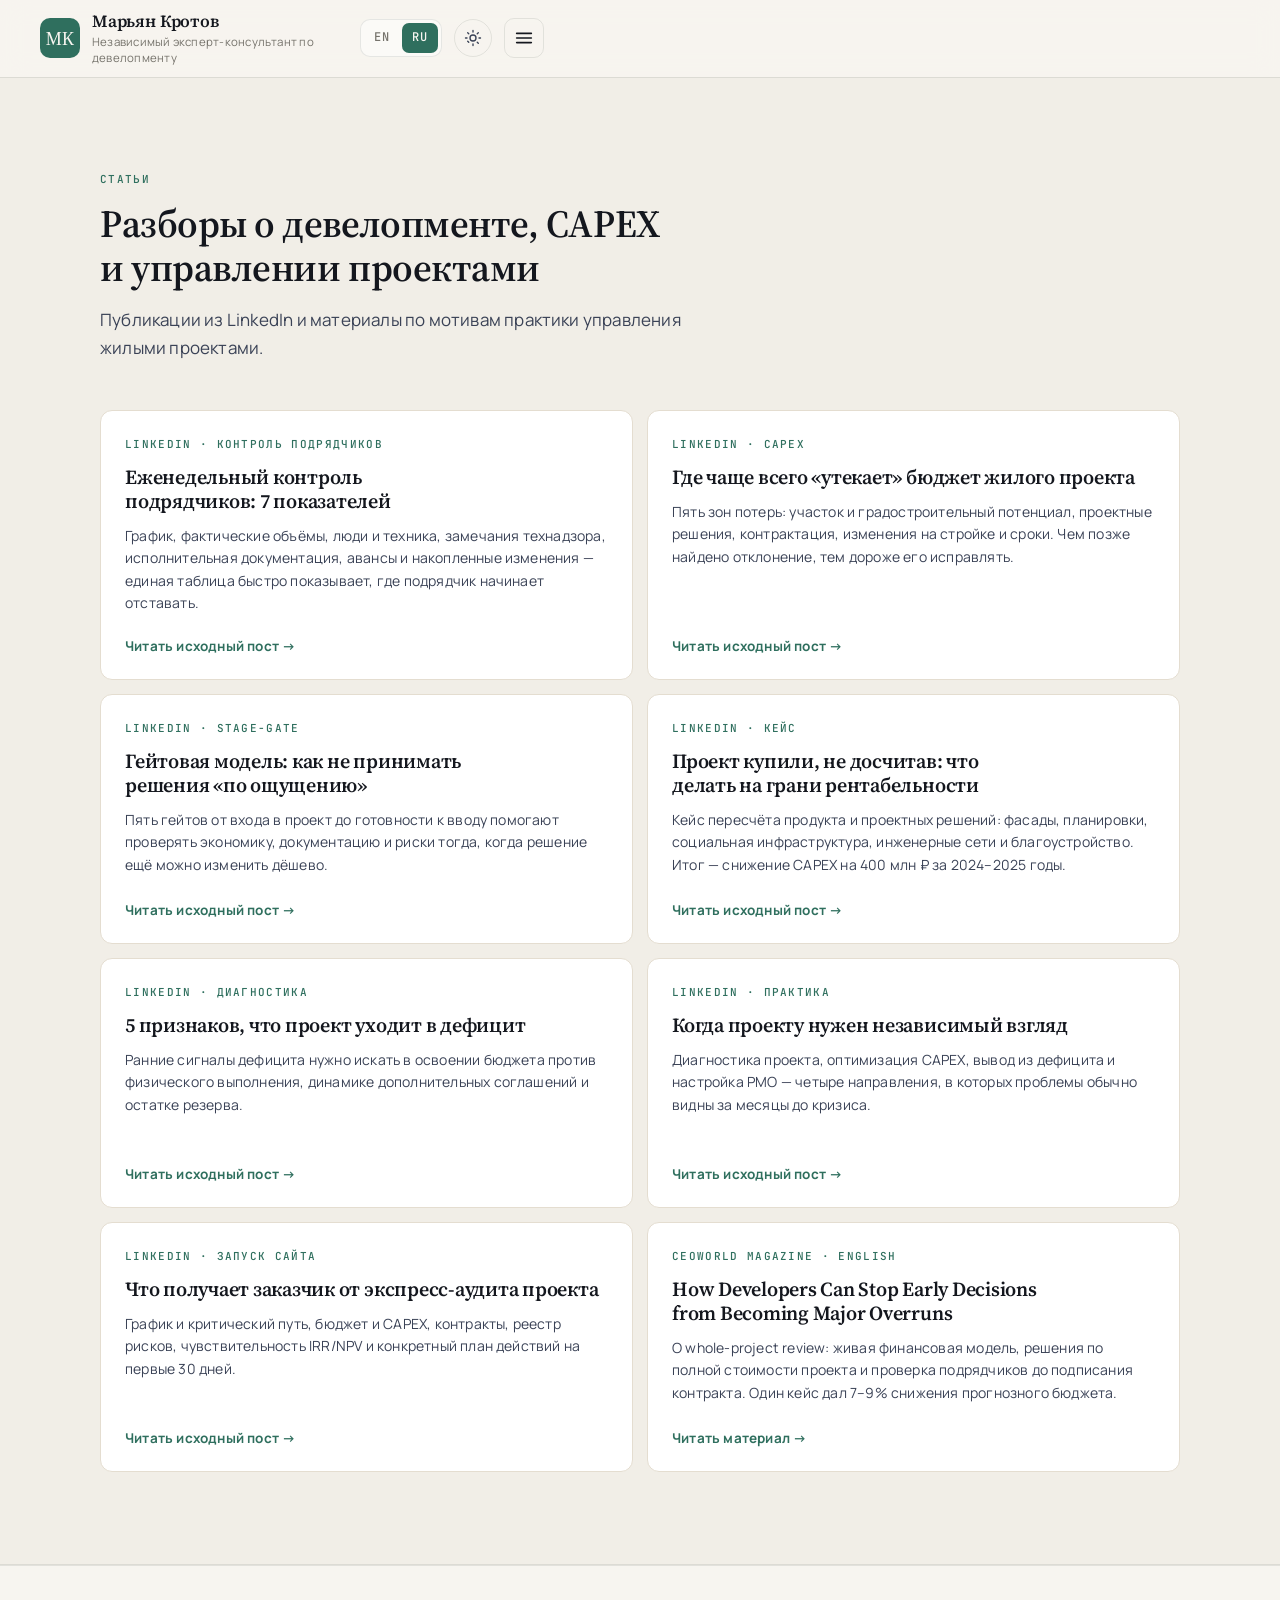
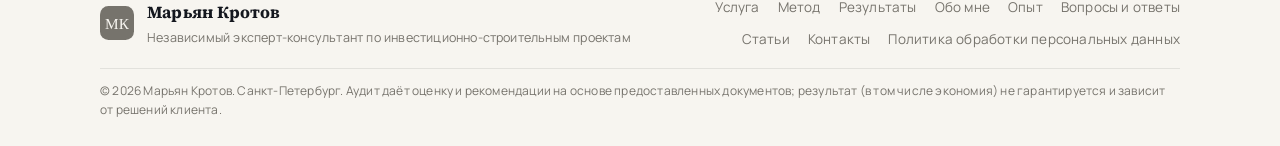
<file: site/articles/index.html>
<!DOCTYPE html>
<html lang="ru" data-theme="light">
<head>
<meta charset="utf-8">
<meta name="viewport" content="width=device-width, initial-scale=1">
<title>Статьи о девелопменте, CAPEX и управлении проектами — Марьян Кротов</title>
<meta name="description" content="Практические статьи Марьяна Кротова о девелопменте, CAPEX, подрядчиках и управлении инвестиционно-строительными проектами.">
<link rel="canonical" href="https://mariankrotov.com/articles/">
<link rel="alternate" hreflang="ru" href="https://mariankrotov.com/articles/">
<link rel="alternate" hreflang="en" href="https://mariankrotov.com/en/articles/">
<link rel="alternate" hreflang="x-default" href="https://mariankrotov.com/articles/">
<meta name="robots" content="index, follow, max-image-preview:large">
<meta name="theme-color" content="#f7f5f0">
<meta property="og:type" content="website">
<meta property="og:locale" content="ru_RU">
<meta property="og:locale:alternate" content="en_US">
<meta property="og:title" content="Статьи о девелопменте, CAPEX и управлении проектами — Марьян Кротов">
<meta property="og:description" content="Практические статьи Марьяна Кротова о девелопменте, CAPEX, подрядчиках и управлении инвестиционно-строительными проектами.">
<meta property="og:url" content="https://mariankrotov.com/articles/">
<meta property="og:site_name" content="Марьян Кротов — консультант по девелопменту">
<meta property="og:image" content="https://mariankrotov.com/assets/og-cover.png">
<meta property="og:image:alt" content="Марьян Кротов — независимый консультант по девелопменту">
<meta property="og:image:width" content="1200">
<meta property="og:image:height" content="630">
<meta name="twitter:card" content="summary_large_image">
<meta name="twitter:title" content="Статьи о девелопменте, CAPEX и управлении проектами — Марьян Кротов">
<meta name="twitter:description" content="Практические статьи Марьяна Кротова о девелопменте, CAPEX, подрядчиках и управлении инвестиционно-строительными проектами.">
<meta name="twitter:image" content="https://mariankrotov.com/assets/og-cover.png">
<meta name="twitter:image:alt" content="Марьян Кротов — независимый консультант по девелопменту">
<link rel="preconnect" href="https://fonts.googleapis.com">
<link rel="preconnect" href="https://fonts.gstatic.com" crossorigin>
<link href="https://fonts.googleapis.com/css2?family=Source+Serif+4:ital,opsz,wght@0,8..60,400;0,8..60,600;1,8..60,400&family=Manrope:wght@400;500;600;700;800&family=JetBrains+Mono:wght@400;500&display=swap" rel="stylesheet">
<link rel="stylesheet" href="../assets/styles.css">
<link rel="icon" href="data:image/svg+xml,%3Csvg xmlns='http://www.w3.org/2000/svg' viewBox='0 0 64 64'%3E%3Crect width='64' height='64' rx='14' fill='%232f6f5e'/%3E%3Ctext x='32' y='43' font-family='Georgia,serif' font-size='30' fill='%23f7f5f0' text-anchor='middle'%3EМК%3C/text%3E%3C/svg%3E">
<script>
(function(){
  try {
    var saved = localStorage.getItem('mk-theme');
    var sys = window.matchMedia('(prefers-color-scheme: dark)').matches ? 'dark' : 'light';
    document.documentElement.setAttribute('data-theme', saved || sys);
  } catch(e){}
  document.documentElement.classList.add('js');
})();
</script>
<script type="application/ld+json">
{
  "@context": "https://schema.org",
  "@graph": [
    {
      "@type": "WebSite",
      "@id": "https://mariankrotov.com/#website",
      "url": "https://mariankrotov.com/",
      "name": "Марьян Кротов — консультант по девелопменту",
      "inLanguage": "ru-RU",
      "publisher": {
        "@id": "https://mariankrotov.com/#person"
      }
    },
    {
      "@type": "WebPage",
      "@id": "https://mariankrotov.com/#webpage",
      "url": "https://mariankrotov.com/",
      "name": "Аудит жилых девелоперских проектов Северо-Запада — Марьян Кротов",
      "description": "Независимый аудит жилых проектов Северо-Запада перед финансированием или при отклонениях сроков и CAPEX. Первый шаг — бесплатный разговор на 30 минут, документы не нужны.",
      "inLanguage": "ru-RU",
      "isPartOf": {
        "@id": "https://mariankrotov.com/#website"
      },
      "about": [
        {
          "@id": "https://mariankrotov.com/#person"
        },
        {
          "@id": "https://mariankrotov.com/#audit"
        }
      ],
      "mainEntity": {
        "@id": "https://mariankrotov.com/#audit"
      },
      "primaryImageOfPage": {
        "@id": "https://mariankrotov.com/assets/og-cover.png"
      }
    },
    {
      "@type": "ImageObject",
      "@id": "https://mariankrotov.com/assets/og-cover.png",
      "url": "https://mariankrotov.com/assets/og-cover.png",
      "contentUrl": "https://mariankrotov.com/assets/og-cover.png",
      "width": 1200,
      "height": 630,
      "inLanguage": "ru-RU",
      "caption": "Марьян Кротов — независимый консультант по девелопменту"
    },
    {
      "@type": "Person",
      "@id": "https://mariankrotov.com/#person",
      "name": "Марьян Кротов",
      "alternateName": "Marian Krotov",
      "url": "https://mariankrotov.com/",
      "jobTitle": "Независимый эксперт-консультант по девелопменту",
      "description": "Независимый эксперт-консультант по инвестиционно-строительным проектам: 19 лет на стороне заказчика, опыт проектов стоимостью до 17+ млрд ₽.",
      "email": "krotovmarik@gmail.com",
      "homeLocation": {
        "@type": "City",
        "name": "Санкт-Петербург"
      },
      "knowsLanguage": [
        "ru",
        "en"
      ],
      "alumniOf": {
        "@type": "CollegeOrUniversity",
        "name": "Санкт-Петербургский политехнический университет Петра Великого"
      },
      "hasCredential": {
        "@type": "EducationalOccupationalCredential",
        "name": "Подтверждение квалификации НОСТРОЙ"
      },
      "knowsAbout": [
        "Управление девелоперскими проектами",
        "Аудит инвестиционно-строительных проектов",
        "CAPEX",
        "IRR и NPV",
        "Контрактная стратегия"
      ],
      "sameAs": [
        "https://www.linkedin.com/in/marian-krotov-8963a182/",
        "https://t.me/Mark0nya"
      ]
    },
    {
      "@type": "Service",
      "@id": "https://mariankrotov.com/#audit",
      "url": "https://mariankrotov.com/#service",
      "name": "Экспресс-аудит жилого девелоперского проекта",
      "serviceType": "Независимый аудит девелоперского проекта",
      "description": "Анализ графика, бюджета CAPEX, контрактов, рисков и экономики IRR/NPV за 7 рабочих дней с момента получения документов. Заключение и план действий на 30 дней.",
      "provider": {
        "@id": "https://mariankrotov.com/#person"
      },
      "areaServed": "Северо-Запад России",
      "offers": {
        "@type": "Offer",
        "price": "250000",
        "priceCurrency": "RUB",
        "description": "Стоимость экспресс-аудита инвестиционно-строительного проекта — от 250 000 ₽"
      }
    },
    {
      "@type": "FAQPage",
      "@id": "https://mariankrotov.com/#faq",
      "isPartOf": {
        "@id": "https://mariankrotov.com/#webpage"
      },
      "inLanguage": "ru-RU",
      "mainEntity": [
        {
          "@type": "Question",
          "name": "Что входит в аудит девелоперского проекта?",
          "acceptedAnswer": {
            "@type": "Answer",
            "text": "Проверка девелоперского графика и критического пути, бюджета и CAPEX, контрактов и тендеров, реестра рисков и чувствительности IRR/NPV. По итогам вы получаете заключение на 8–12 страниц, план действий на 30 дней и 60-минутный разбор с руководством."
          },
          "@id": "https://mariankrotov.com/#faq-audit-includes",
          "text": "Проверка девелоперского графика и критического пути, бюджета и CAPEX, контрактов и тендеров, реестра рисков и чувствительности IRR/NPV. По итогам вы получаете заключение на 8–12 страниц, план действий на 30 дней и 60-минутный разбор с руководством."
        },
        {
          "@type": "Question",
          "name": "Когда застройщику или инвестору нужен независимый аудит?",
          "acceptedAnswer": {
            "@type": "Answer",
            "text": "Когда нужно проверить цифры команды проекта, разобраться в отклонениях по срокам и бюджету, оценить проект перед покупкой или финансированием. Аудит также помогает при смене подрядчика, генподрядчика или финансовой модели."
          },
          "@id": "https://mariankrotov.com/#faq-when-audit-needed",
          "text": "Когда нужно проверить цифры команды проекта, разобраться в отклонениях по срокам и бюджету, оценить проект перед покупкой или финансированием. Аудит также помогает при смене подрядчика, генподрядчика или финансовой модели."
        },
        {
          "@type": "Question",
          "name": "Какие документы нужны и сколько длится экспресс-аудит?",
          "acceptedAnswer": {
            "@type": "Answer",
            "text": "Бесплатный 30-минутный вводный разговор не требует документов. Если решим, что аудит полезен, сначала согласуем объём, NDA и список материалов. Аудит длится 7 рабочих дней с момента получения согласованных документов и включает интервью с одним-двумя руководителями проекта."
          },
          "@id": "https://mariankrotov.com/#faq-documents-and-timing",
          "text": "Бесплатный 30-минутный вводный разговор не требует документов. Если решим, что аудит полезен, сначала согласуем объём, NDA и список материалов. Аудит длится 7 рабочих дней с момента получения согласованных документов и включает интервью с одним-двумя руководителями проекта."
        },
        {
          "@type": "Question",
          "name": "Сколько стоит аудит инвестиционно-строительного проекта?",
          "acceptedAnswer": {
            "@type": "Answer",
            "text": "Экспресс-аудит стоит от 250 000 ₽. Стоимость фиксируется после согласования объёма проекта, до начала работ. Цена отдельной консультации и регулярного сопровождения обсуждается индивидуально."
          },
          "@id": "https://mariankrotov.com/#faq-audit-price",
          "text": "Экспресс-аудит стоит от 250 000 ₽. Стоимость фиксируется после согласования объёма проекта, до начала работ. Цена отдельной консультации и регулярного сопровождения обсуждается индивидуально."
        },
        {
          "@type": "Question",
          "name": "Можно ли заказать аудит проекта в другом регионе?",
          "acceptedAnswer": {
            "@type": "Answer",
            "text": "Основной фокус — жилые девелоперские проекты Северо-Запада. Удалённый аудит в других регионах можно обсудить после бесплатного 30-минутного разговора — с учётом стадии проекта и доступных данных. Документы не нужны."
          },
          "@id": "https://mariankrotov.com/#faq-audit-region",
          "text": "Основной фокус — жилые девелоперские проекты Северо-Запада. Удалённый аудит в других регионах можно обсудить после бесплатного 30-минутного разговора — с учётом стадии проекта и доступных данных. Документы не нужны."
        }
      ]
    }
  ]
}
</script>
<meta name="google-site-verification" content="YXNe67KEt4wGHesaA0R5MAhz1iDiE32p07ZZ4GGuPa0" />
</head>
<body>
<a class="skip-link" href="#main">Перейти к содержимому</a>
<!-- Yandex.Metrika counter -->
<script type="text/javascript">
    (function(m,e,t,r,i,k,a){m[i]=m[i]||function(){(m[i].a=m[i].a||[]).push(arguments)}; m[i].l=1*new Date();k=e.createElement(t),a=e.getElementsByTagName(t)[0],k.async=1,k.src=r,a.parentNode.insertBefore(k,a)}) (window, document, "script", "https://mc.yandex.ru/metrika/tag.js", "ym"); try { ym(114174819, "init", { defer:false, clickmap:true, trackLinks:true, accurateTrackBounce:true, webvisor:true, triggerEvent: false, trackHash: false, ecommerce: false, type: 0, experiments:"" }); } catch(e) {}
</script>
<noscript><div><img src="https://mc.yandex.ru/watch/114174819" style="position:absolute; left:-9999px;" alt="" /></div></noscript>
<!-- /Yandex.Metrika counter -->

<!-- ======================= HEADER ======================= -->
<header class="site-header" id="siteHeader">
  <div class="container header-inner">
    <a class="brand" href="/" aria-label="Марьян Кротов — на главную">
      <span class="brand-mark" aria-hidden="true">
        <svg viewBox="0 0 40 40" width="40" height="40"><rect width="40" height="40" rx="10" fill="currentColor"/><text x="20" y="27" font-family="Georgia, 'Times New Roman', serif" font-size="18" fill="var(--mark-fg)" text-anchor="middle">МК</text></svg>
      </span>
      <span class="brand-text">
        <strong>Марьян Кротов</strong>
        <em>Независимый эксперт-консультант по девелопменту</em>
      </span>
    </a>

    <nav class="nav" id="primaryNav" aria-label="Основная навигация">
      <a href="../#service">Услуга</a>
      <a href="../#method">Метод</a>
      <a href="../#results">Результаты</a>
      <a href="../#about">Обо мне</a>
      <a href="../#experience">Опыт</a>
      <a href="../#credentials">Квалификация</a>
      <a href="/articles/">Статьи</a>
    </nav>

    <div class="header-actions">
      <div class="lang-switch" role="group" aria-label="Язык сайта">
        <a href="/en/articles/" lang="en" hreflang="en" data-lang-link="en">EN</a>
        <a href="/articles/" lang="ru" hreflang="ru" data-lang-link="ru" aria-current="true">RU</a>
      </div>
      <button class="theme-toggle" id="themeToggle" type="button" aria-label="Переключить тему" title="Светлая / тёмная тема">
        <svg class="icon-sun" viewBox="0 0 24 24" width="18" height="18" fill="none" stroke="currentColor" stroke-width="1.8" stroke-linecap="round" stroke-linejoin="round" aria-hidden="true"><circle cx="12" cy="12" r="4"/><path d="M12 2v2M12 20v2M4.93 4.93l1.41 1.41M17.66 17.66l1.41 1.41M2 12h2M20 12h2M6.34 17.66l-1.41-1.41M19.07 4.93l-1.41 1.41"/></svg>
        <svg class="icon-moon" viewBox="0 0 24 24" width="18" height="18" fill="none" stroke="currentColor" stroke-width="1.8" stroke-linecap="round" stroke-linejoin="round" aria-hidden="true"><path d="M12 3a6 6 0 0 0 9 9 9 9 0 1 1-9-9Z"/></svg>
      </button>
      <a class="btn btn-primary btn-sm header-cta" href="../#first-step">Бесплатный вводный разговор · 30 минут</a>
      <button class="nav-toggle" id="navToggle" type="button" aria-label="Открыть меню" aria-expanded="false" aria-controls="mobileNav">
        <svg viewBox="0 0 24 24" width="22" height="22" fill="none" stroke="currentColor" stroke-width="1.8" stroke-linecap="round" aria-hidden="true"><path d="M4 7h16M4 12h16M4 17h16"/></svg>
      </button>
    </div>
  </div>

  <div class="mobile-nav" id="mobileNav" hidden>
    <nav aria-label="Мобильная навигация">
      <a href="../#service">Услуга</a>
      <a href="../#method">Метод</a>
      <a href="../#results">Результаты</a>
      <a href="../#about">Обо мне</a>
      <a href="../#experience">Опыт</a>
      <a href="../#credentials">Квалификация</a>
      <a href="/articles/">Статьи</a>
      <a href="../#faq">Вопросы и ответы</a>
      <a href="../#contact">Контакты</a>
    </nav>
    <div class="lang-switch" role="group" aria-label="Язык сайта">
      <a href="/en/articles/" lang="en" hreflang="en" data-lang-link="en">EN</a>
      <a href="/articles/" lang="ru" hreflang="ru" data-lang-link="ru" aria-current="true">RU</a>
    </div>
    <a class="btn btn-primary" href="../#contact">Обсудить проект</a>
  </div>
</header>

<main id="main">
<!-- ======================= ARTICLES ======================= -->
<section class="section section-alt" id="articles" aria-labelledby="articles-title">
  <div class="container">
    <div class="section-head">
      <p class="section-index mono-label">Статьи</p>
      <h2 id="articles-title" class="reveal">Разборы о девелопменте, CAPEX и управлении проектами</h2>
      <p class="section-lead reveal">Публикации из LinkedIn и материалы по мотивам практики управления жилыми проектами.</p>
    </div>
    <div class="article-grid">
      <article class="article-card reveal"><p class="article-meta mono-label">LinkedIn · контроль подрядчиков</p><h3>Еженедельный контроль подрядчиков: 7 показателей</h3><p>График, фактические объёмы, люди и техника, замечания технадзора, исполнительная документация, авансы и накопленные изменения — единая таблица быстро показывает, где подрядчик начинает отставать.</p><a class="article-link" href="https://www.linkedin.com/posts/marian-krotov-8963a182_%D0%B4%D0%B5%D0%B2%D0%B5%D0%BB%D0%BE%D0%BF%D0%BC%D0%B5%D0%BD%D1%82-%D1%83%D0%BF%D1%80%D0%B0%D0%B2%D0%BB%D0%B5%D0%BD%D0%B8%D0%B5%D0%BF%D1%80%D0%BE%D0%B5%D0%BA%D1%82%D0%B0%D0%BC%D0%B8-%D0%BF%D0%BE%D0%B4%D1%80%D1%8F%D0%B4%D1%87%D0%B8%D0%BA%D0%B8-activity-7529061607780540416-LaC6" target="_blank" rel="noopener noreferrer">Читать исходный пост →</a></article>
      <article class="article-card reveal" style="--d:.04s"><p class="article-meta mono-label">LinkedIn · CAPEX</p><h3>Где чаще всего «утекает» бюджет жилого проекта</h3><p>Пять зон потерь: участок и градостроительный потенциал, проектные решения, контрактация, изменения на стройке и сроки. Чем позже найдено отклонение, тем дороже его исправлять.</p><a class="article-link" href="https://www.linkedin.com/posts/marian-krotov-8963a182_%D0%B4%D0%B5%D0%B2%D0%B5%D0%BB%D0%BE%D0%BF%D0%BC%D0%B5%D0%BD%D1%82-capex-%D1%83%D0%BF%D1%80%D0%B0%D0%B2%D0%BB%D0%B5%D0%BD%D0%B8%D0%B5%D0%BF%D1%80%D0%BE%D0%B5%D0%BA%D1%82%D0%B0%D0%BC%D0%B8-activity-7528702958407131136-Wr_c" target="_blank" rel="noopener noreferrer">Читать исходный пост →</a></article>
      <article class="article-card reveal"><p class="article-meta mono-label">LinkedIn · stage-gate</p><h3>Гейтовая модель: как не принимать решения «по ощущению»</h3><p>Пять гейтов от входа в проект до готовности к вводу помогают проверять экономику, документацию и риски тогда, когда решение ещё можно изменить дёшево.</p><a class="article-link" href="https://www.linkedin.com/posts/marian-krotov-8963a182_%D0%B4%D0%B5%D0%B2%D0%B5%D0%BB%D0%BE%D0%BF%D0%BC%D0%B5%D0%BD%D1%82-%D1%83%D0%BF%D1%80%D0%B0%D0%B2%D0%BB%D0%B5%D0%BD%D0%B8%D0%B5%D0%BF%D1%80%D0%BE%D0%B5%D0%BA%D1%82%D0%B0%D0%BC%D0%B8-stagegate-activity-7528364958053507072-wcgK" target="_blank" rel="noopener noreferrer">Читать исходный пост →</a></article>
      <article class="article-card reveal" style="--d:.04s"><p class="article-meta mono-label">LinkedIn · кейс</p><h3>Проект купили, не досчитав: что делать на грани рентабельности</h3><p>Кейс пересчёта продукта и проектных решений: фасады, планировки, социальная инфраструктура, инженерные сети и благоустройство. Итог — снижение CAPEX на 400 млн ₽ за 2024–2025 годы.</p><a class="article-link" href="https://www.linkedin.com/posts/marian-krotov-8963a182_%D0%B4%D0%B5%D0%B2%D0%B5%D0%BB%D0%BE%D0%BF%D0%BC%D0%B5%D0%BD%D1%82-%D1%83%D0%BF%D1%80%D0%B0%D0%B2%D0%BB%D0%B5%D0%BD%D0%B8%D0%B5%D0%BF%D1%80%D0%BE%D0%B5%D0%BA%D1%82%D0%B0%D0%BC%D0%B8-capex-activity-7525094477066027008-IN93" target="_blank" rel="noopener noreferrer">Читать исходный пост →</a></article>
      <article class="article-card reveal"><p class="article-meta mono-label">LinkedIn · диагностика</p><h3>5 признаков, что проект уходит в дефицит</h3><p>Ранние сигналы дефицита нужно искать в освоении бюджета против физического выполнения, динамике дополнительных соглашений и остатке резерва.</p><a class="article-link" href="https://www.linkedin.com/posts/marian-krotov-8963a182_%D0%B4%D0%B5%D0%B2%D0%B5%D0%BB%D0%BE%D0%BF%D0%BC%D0%B5%D0%BD%D1%82-%D1%83%D0%BF%D1%80%D0%B0%D0%B2%D0%BB%D0%B5%D0%BD%D0%B8%D0%B5%D0%BF%D1%80%D0%BE%D0%B5%D0%BA%D1%82%D0%B0%D0%BC%D0%B8-pmo-activity-7524063285906903040-k04G" target="_blank" rel="noopener noreferrer">Читать исходный пост →</a></article>
      <article class="article-card reveal" style="--d:.04s"><p class="article-meta mono-label">LinkedIn · практика</p><h3>Когда проекту нужен независимый взгляд</h3><p>Диагностика проекта, оптимизация CAPEX, вывод из дефицита и настройка PMO — четыре направления, в которых проблемы обычно видны за месяцы до кризиса.</p><a class="article-link" href="https://www.linkedin.com/posts/marian-krotov-8963a182_%D0%B4%D0%B5%D0%B2%D0%B5%D0%BB%D0%BE%D0%BF%D0%BC%D0%B5%D0%BD%D1%82-%D1%83%D0%BF%D1%80%D0%B0%D0%B2%D0%BB%D0%B5%D0%BD%D0%B8%D0%B5%D0%BF%D1%80%D0%BE%D0%B5%D0%BA%D1%82%D0%B0%D0%BC%D0%B8-pmo-activity-7523467280685424640-xI30" target="_blank" rel="noopener noreferrer">Читать исходный пост →</a></article>
      <article class="article-card reveal"><p class="article-meta mono-label">LinkedIn · запуск сайта</p><h3>Что получает заказчик от экспресс-аудита проекта</h3><p>График и критический путь, бюджет и CAPEX, контракты, реестр рисков, чувствительность IRR/NPV и конкретный план действий на первые 30 дней.</p><a class="article-link" href="https://www.linkedin.com/posts/marian-krotov-8963a182_%D0%B0%D1%83%D0%B4%D0%B8%D1%82-%D0%B4%D0%B5%D0%B2%D0%B5%D0%BB%D0%BE%D0%BF%D0%B5%D1%80%D1%81%D0%BA%D0%B8%D1%85-%D0%BF%D1%80%D0%BE%D0%B5%D0%BA%D1%82%D0%BE%D0%B2-%D0%BC%D0%B0%D1%80%D1%8C%D1%8F%D0%BD-%D0%BA%D1%80%D0%BE%D1%82%D0%BE%D0%B2-activity-7528039310273437696-ZrB8" target="_blank" rel="noopener noreferrer">Читать исходный пост →</a></article>
      <article class="article-card reveal" style="--d:.04s"><p class="article-meta mono-label">CEOWORLD Magazine · English</p><h3>How Developers Can Stop Early Decisions from Becoming Major Overruns</h3><p>О whole-project review: живая финансовая модель, решения по полной стоимости проекта и проверка подрядчиков до подписания контракта. Один кейс дал 7–9% снижения прогнозного бюджета.</p><a class="article-link" href="https://ceoworld.biz/2026/11/06/how-developers-can-stop-early-decisions-from-becoming-major-overruns-marian-krotovs-framework/" target="_blank" rel="noopener noreferrer">Читать материал →</a></article>
    </div>
  </div>
</section>
</main>

<footer class="site-footer">
  <div class="container footer-inner">
    <div class="footer-brand">
      <span class="brand-mark" aria-hidden="true">
        <svg viewBox="0 0 40 40" width="34" height="34"><rect width="40" height="40" rx="10" fill="currentColor"/><text x="20" y="27" font-family="Georgia, 'Times New Roman', serif" font-size="18" fill="var(--mark-fg)" text-anchor="middle">МК</text></svg>
      </span>
      <div>
        <strong>Марьян Кротов</strong>
        <span>Независимый эксперт-консультант по инвестиционно-строительным проектам</span>
      </div>
    </div>
    <nav class="footer-nav" aria-label="Навигация в подвале">
      <a href="../#service">Услуга</a>
      <a href="../#method">Метод</a>
      <a href="../#results">Результаты</a>
      <a href="../#about">Обо мне</a>
      <a href="../#experience">Опыт</a>
      <a href="../#faq">Вопросы и ответы</a>
      <a href="/articles/">Статьи</a>
      <a href="../#contact">Контакты</a>
      <a href="../privacy/">Политика обработки персональных данных</a>
    </nav>
    <p class="footer-legal">
      © <span id="year">2026</span> Марьян Кротов. Санкт-Петербург.
      Аудит даёт оценку и рекомендации на основе предоставленных документов; результат (в том числе экономия)
      не гарантируется и зависит от решений клиента.
    </p>
  </div>
</footer>

<script src="../assets/main.js"></script>
</body>
</html>
</file>
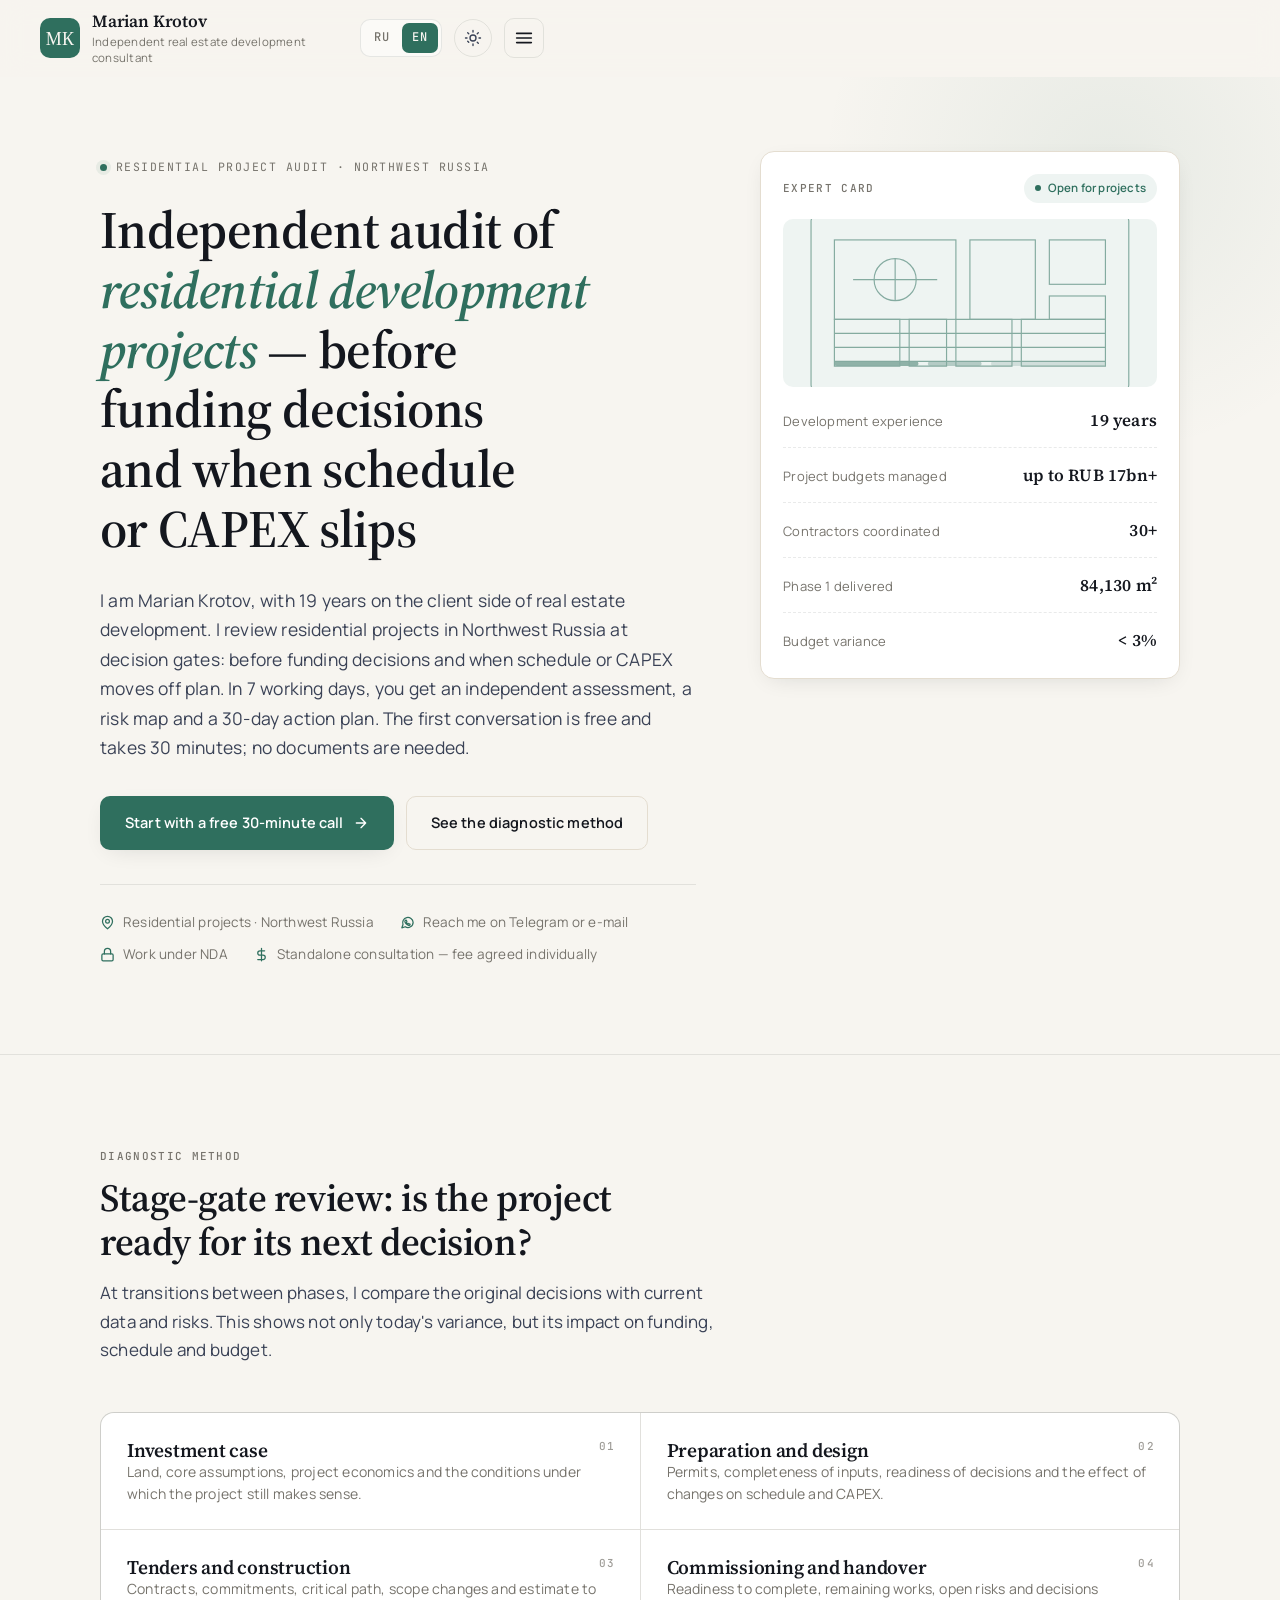
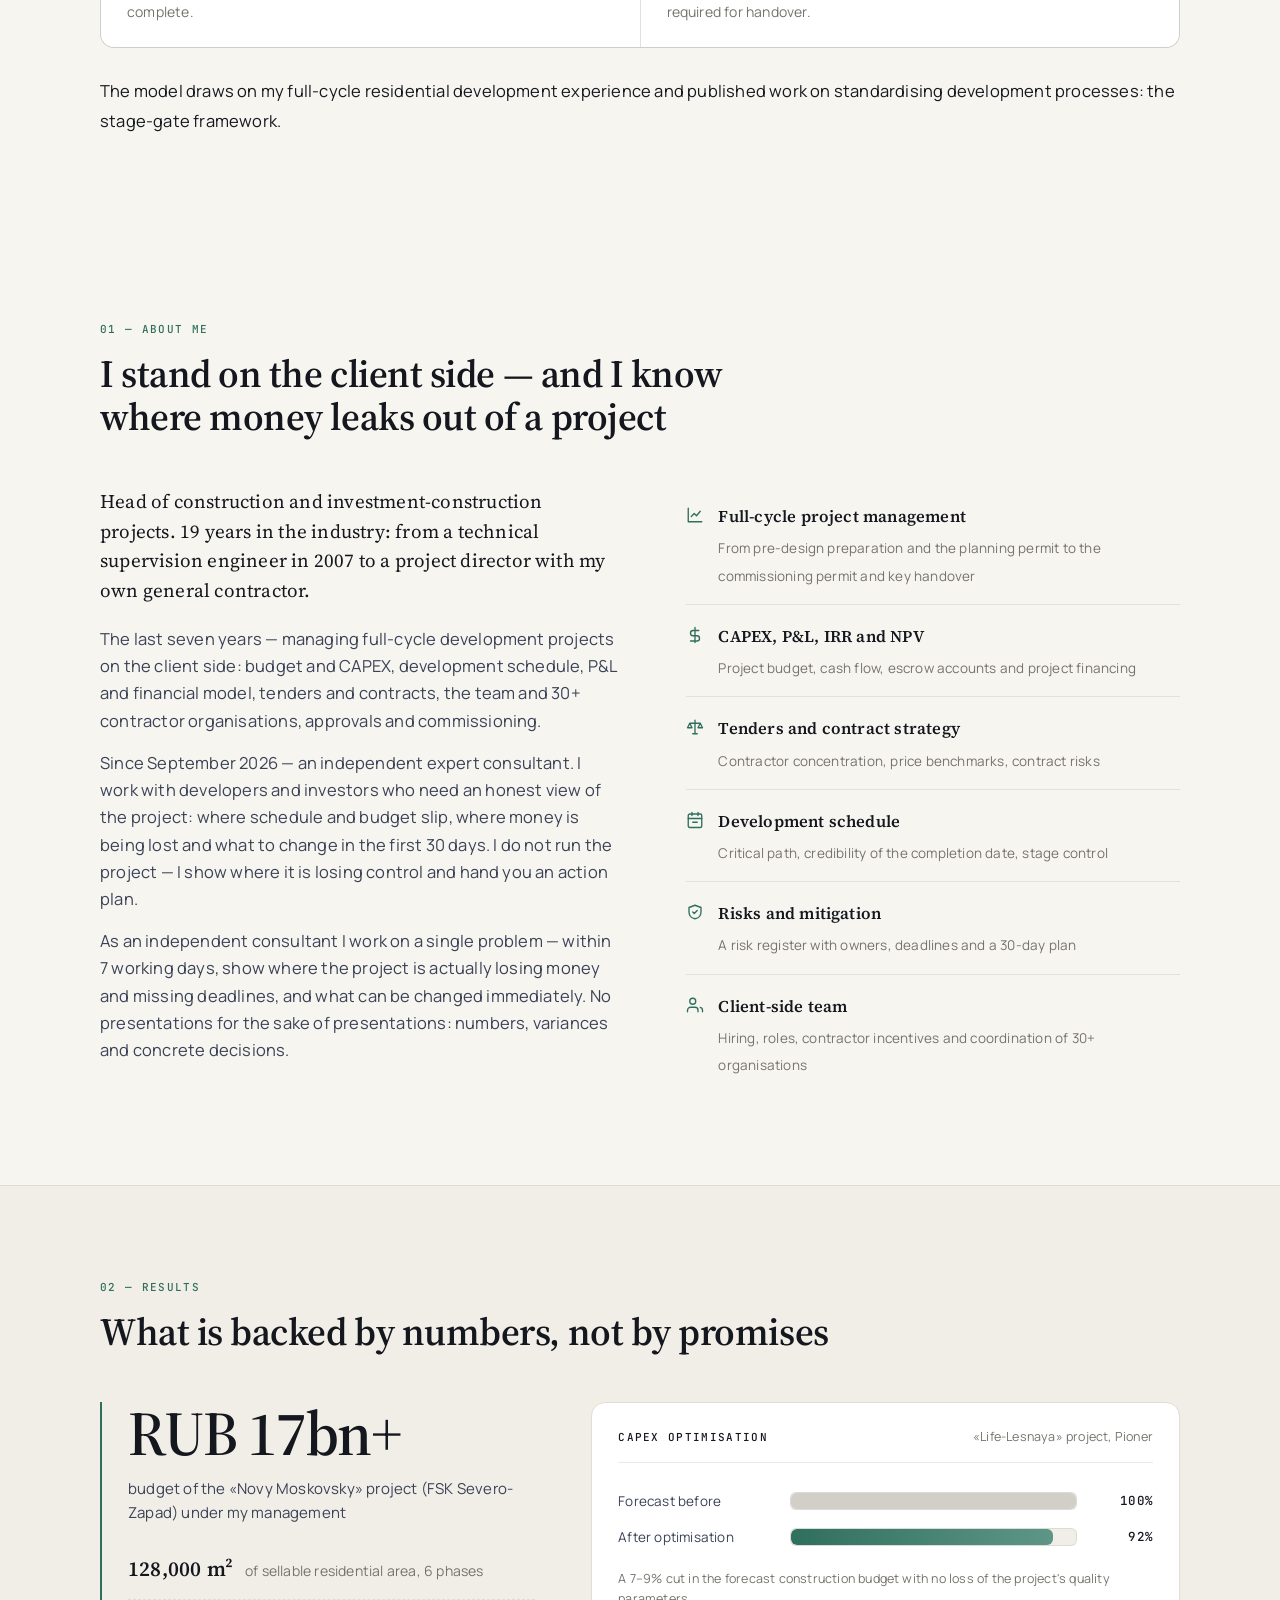
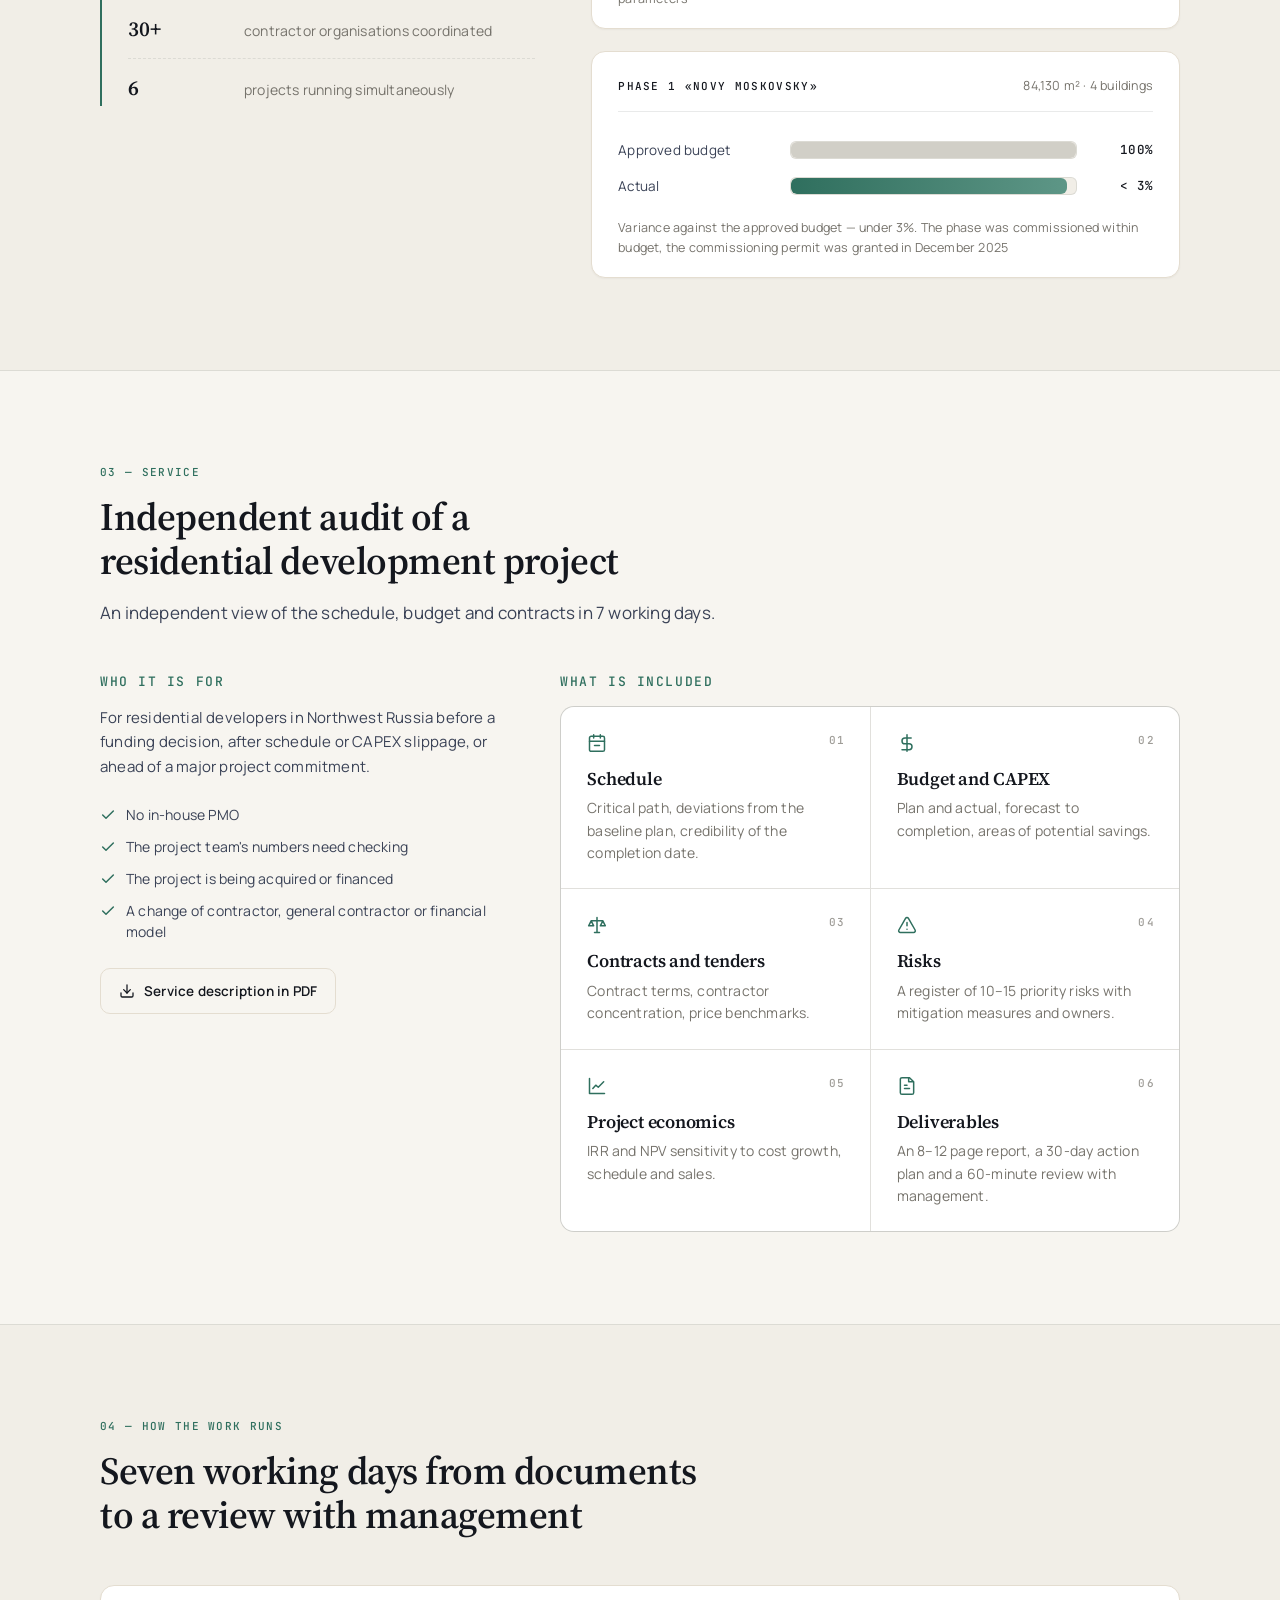
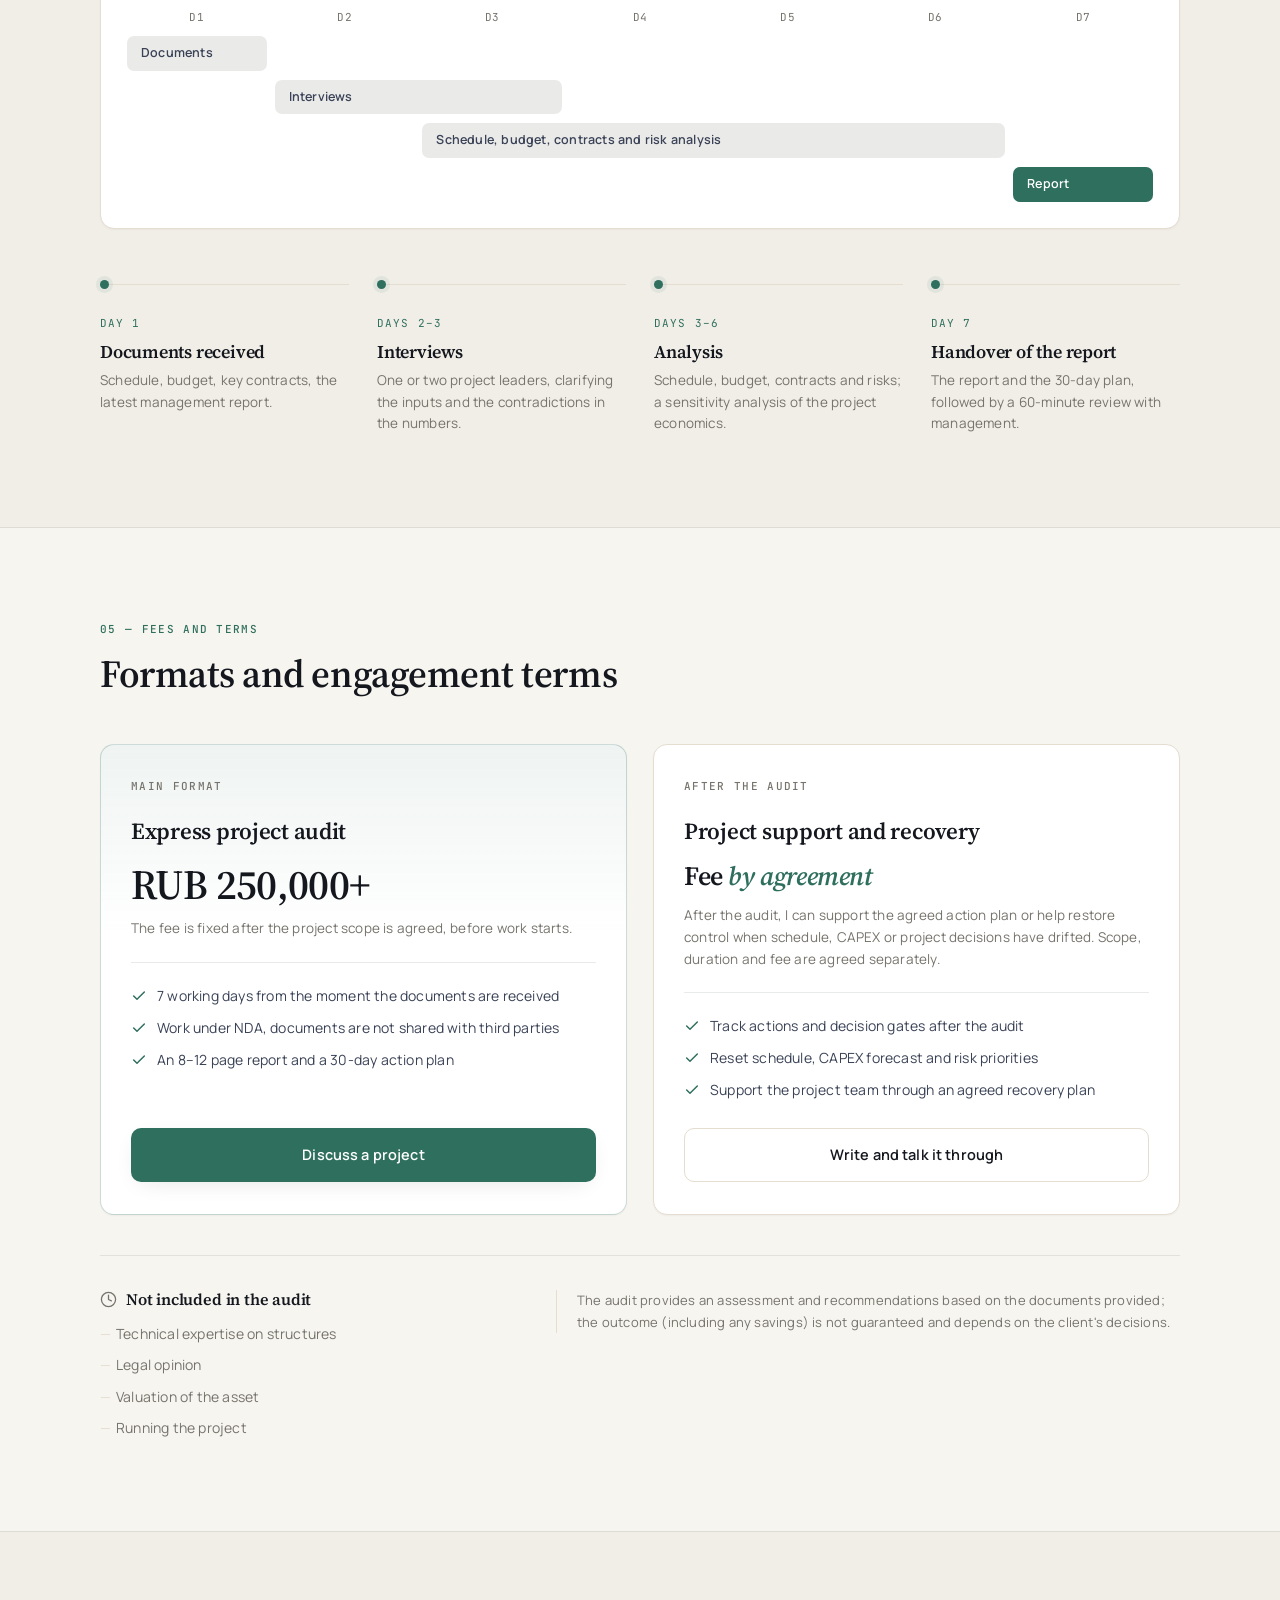
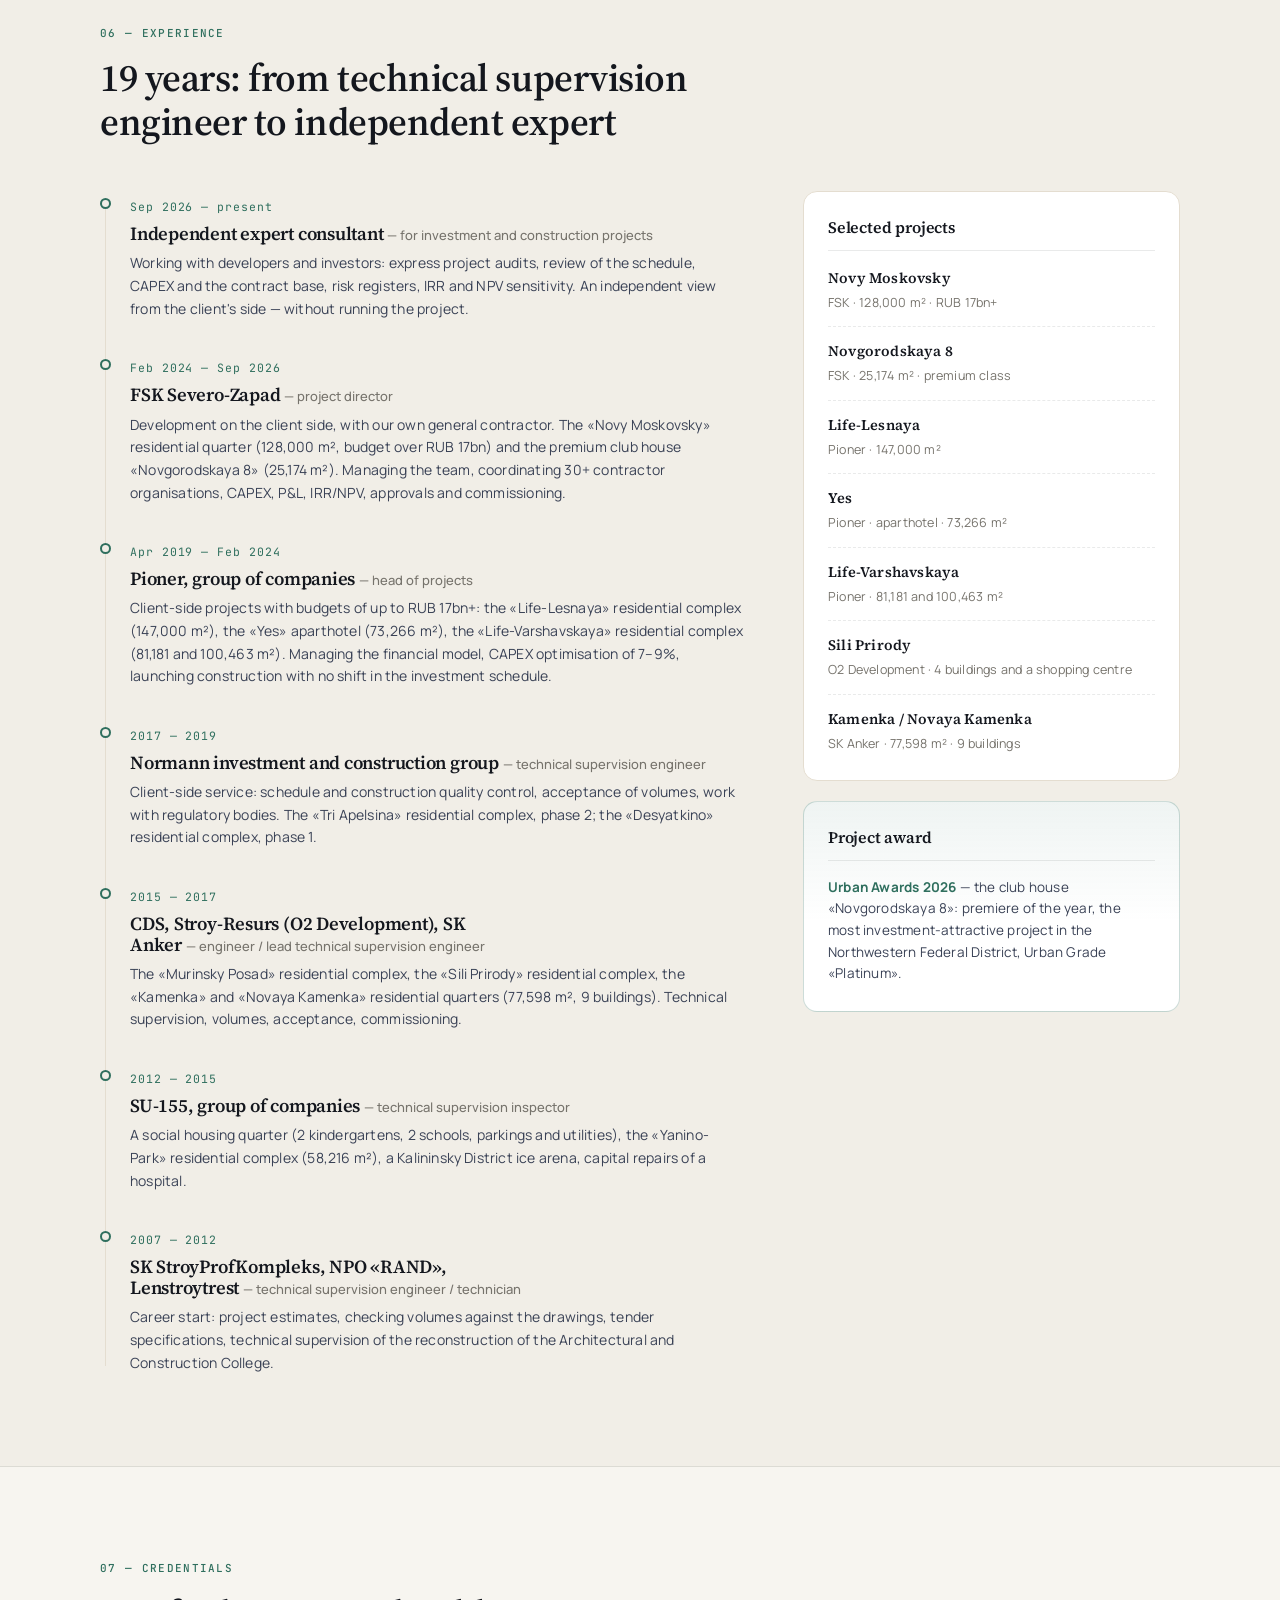
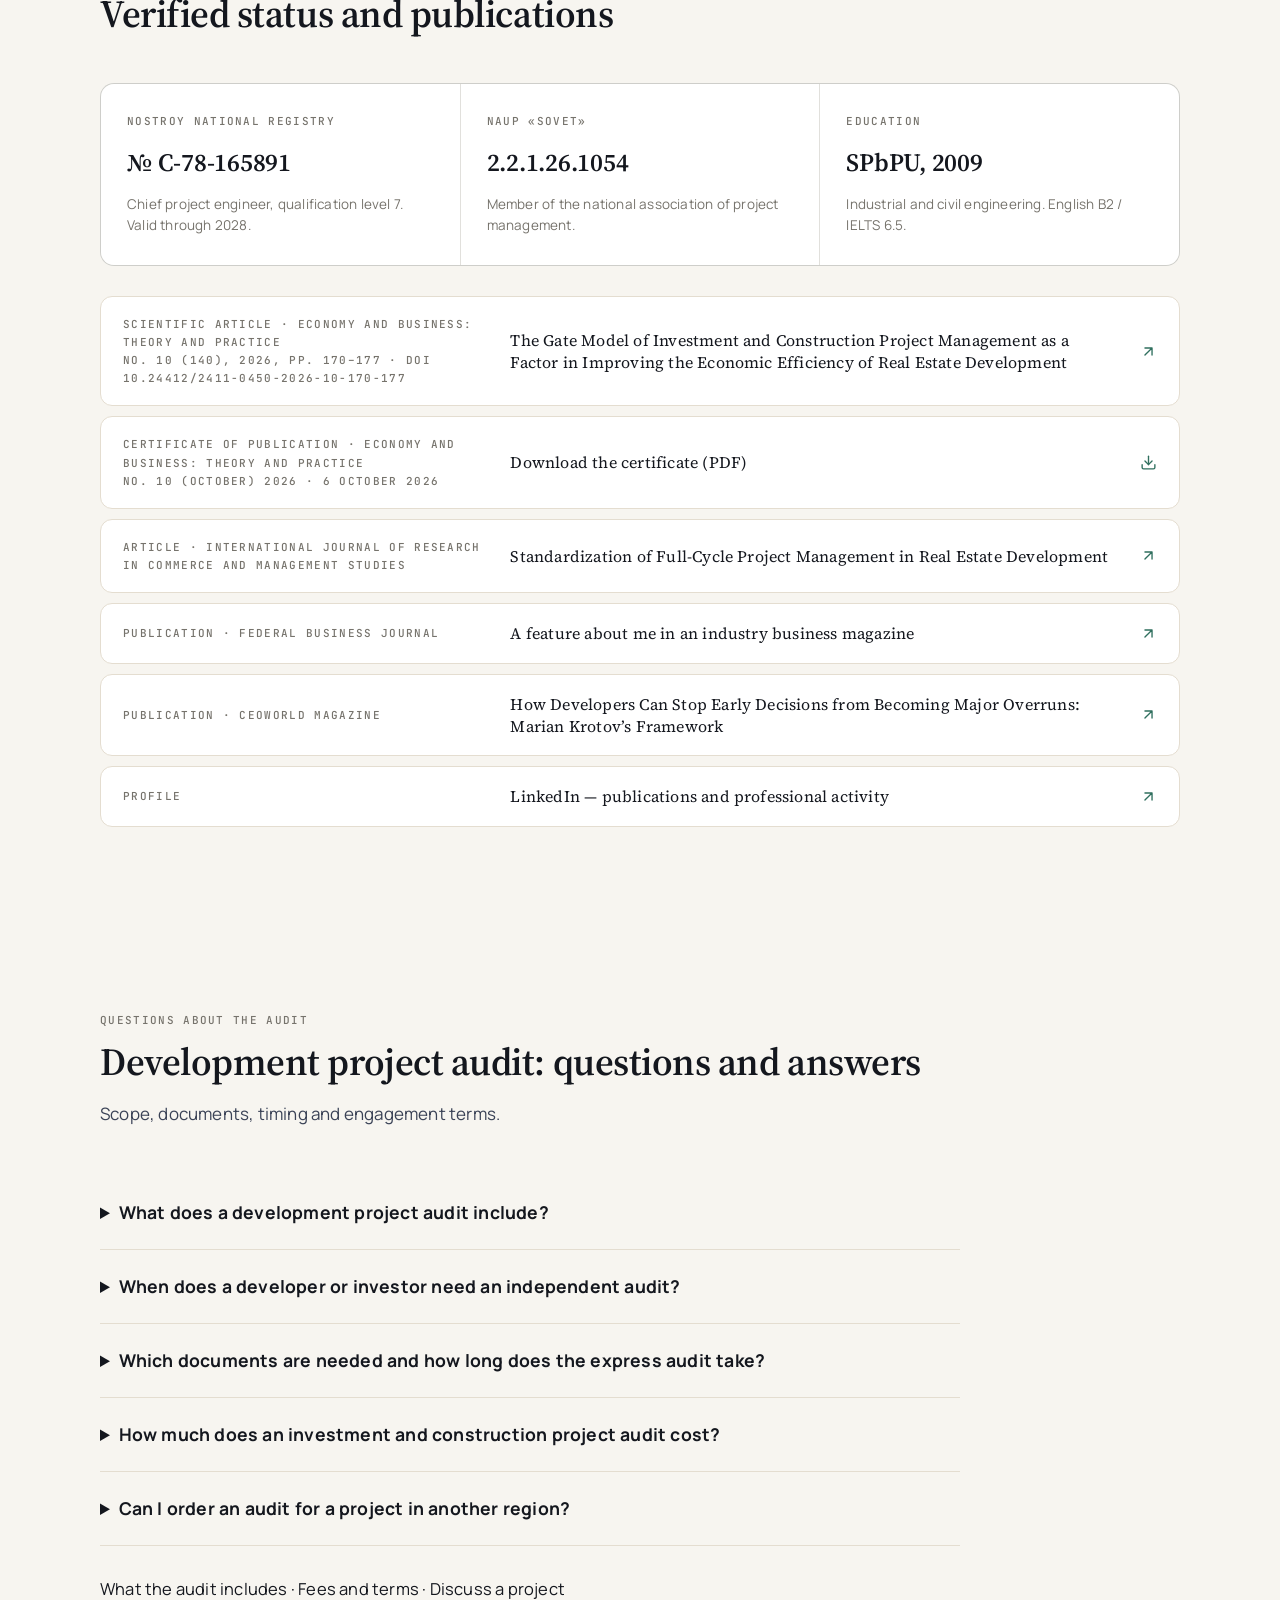
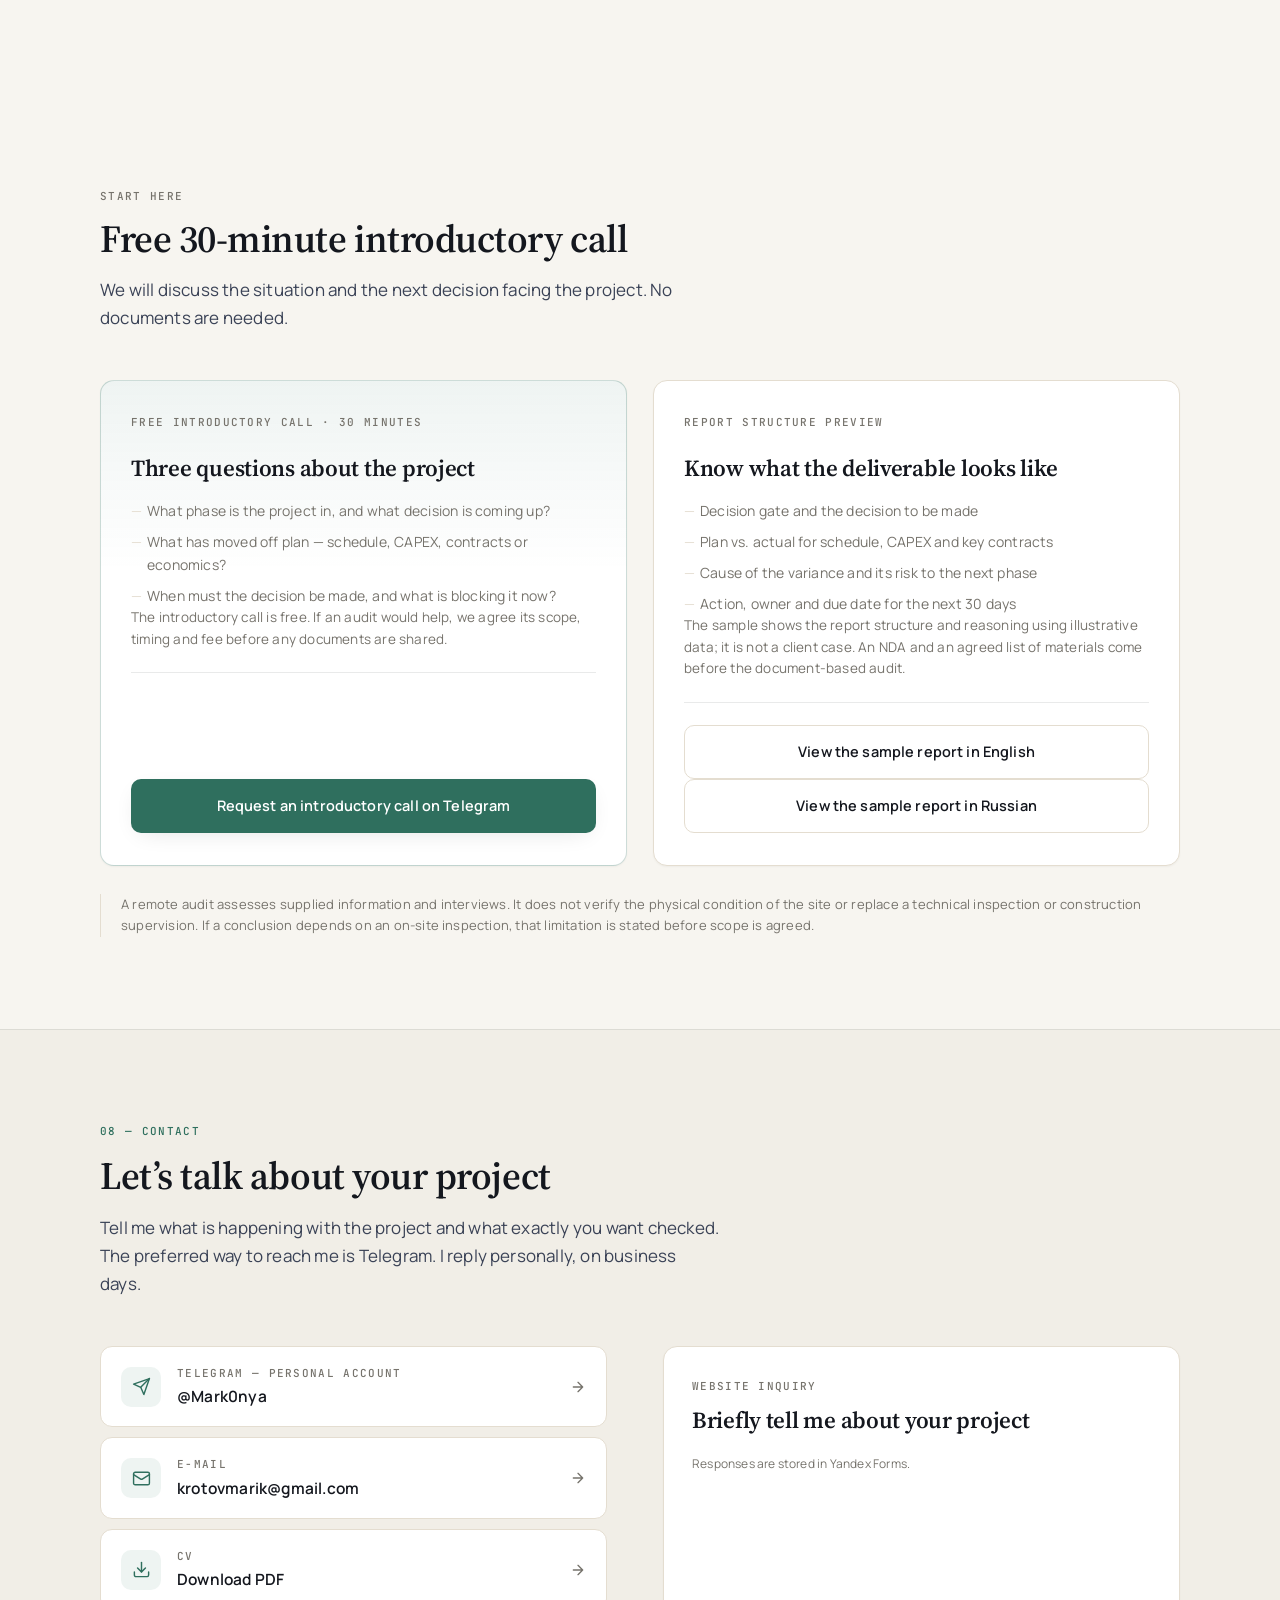
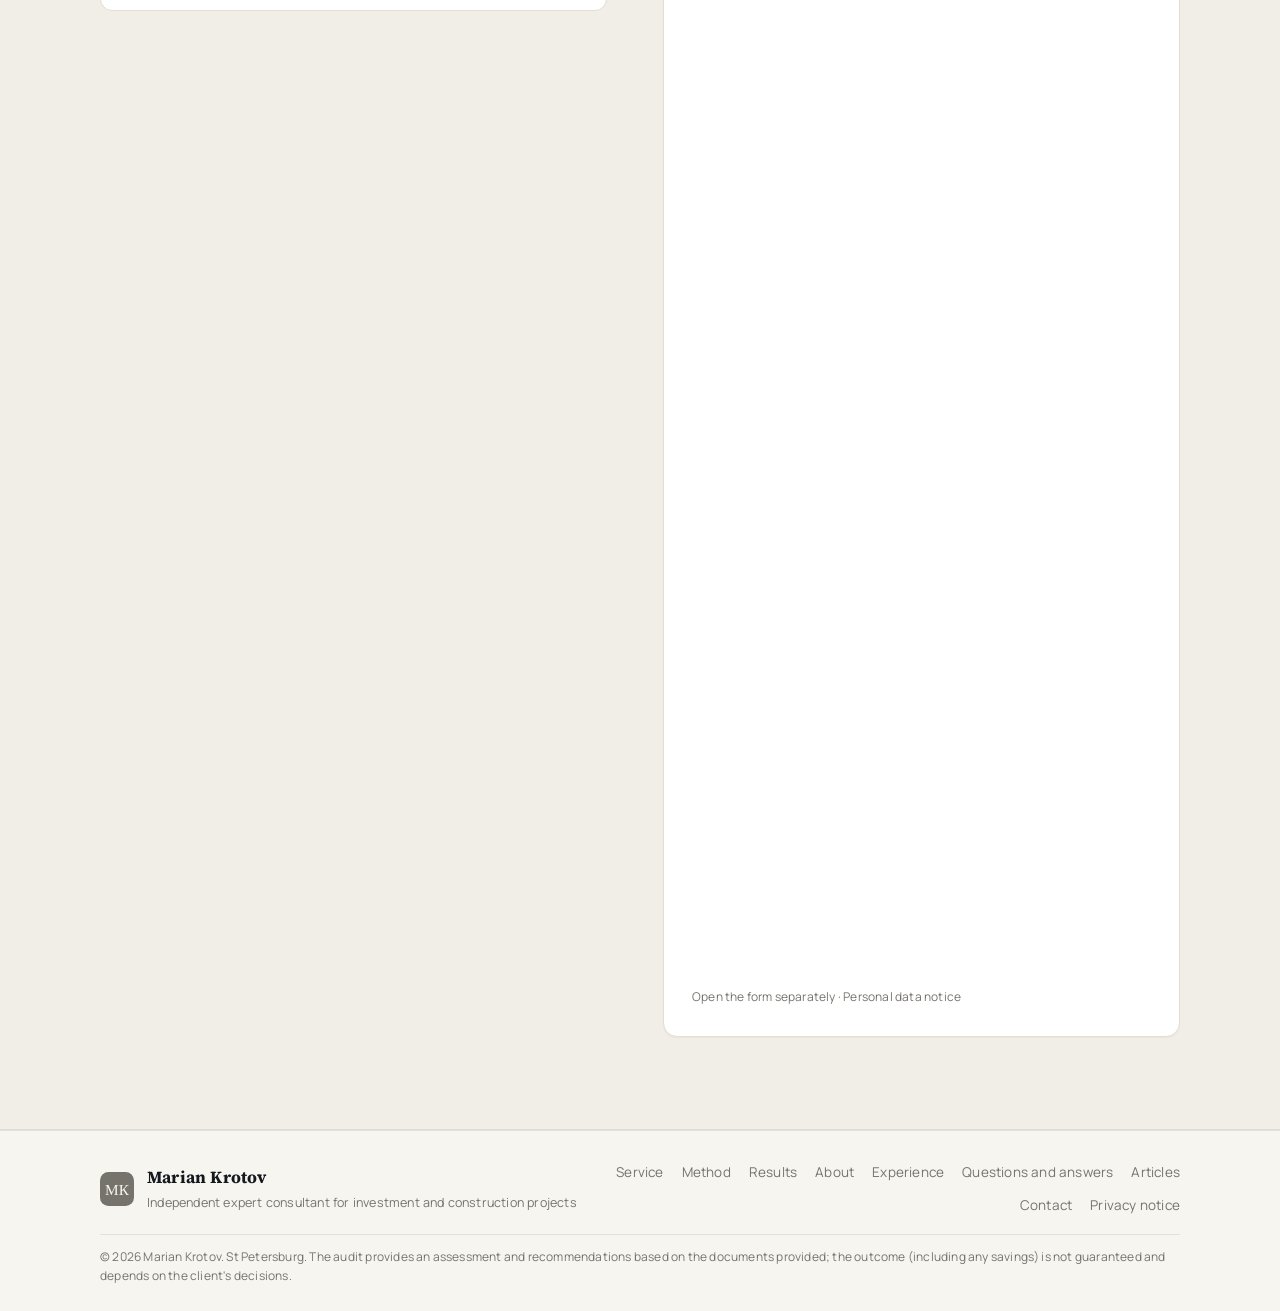
<file: site/en/index.html>
<!DOCTYPE html>
<html lang="en" data-theme="light">
<head>
<meta charset="utf-8">
<meta name="viewport" content="width=device-width, initial-scale=1">
<title>Audit of Residential Projects in Northwest Russia — Marian Krotov</title>
<meta name="description" content="Independent audit of residential projects in Northwest Russia before funding decisions or after CAPEX slippage. Start with a free 30-minute introductory call; no documents needed.">
<link rel="canonical" href="https://mariankrotov.com/en/">
<link rel="alternate" hreflang="ru" href="https://mariankrotov.com/">
<link rel="alternate" hreflang="en" href="https://mariankrotov.com/en/">
<link rel="alternate" hreflang="x-default" href="https://mariankrotov.com/">
<meta name="robots" content="index, follow, max-image-preview:large">
<meta name="theme-color" content="#f7f5f0">
<meta property="og:type" content="website">
<meta property="og:locale" content="en_US">
<meta property="og:locale:alternate" content="ru_RU">
<meta property="og:title" content="Residential Development Project Audit in Northwest Russia — Marian Krotov">
<meta property="og:description" content="Independent audit of residential projects in Northwest Russia before funding decisions or after CAPEX slippage. Start with a free 30-minute introductory call; no documents needed.">
<meta property="og:url" content="https://mariankrotov.com/en/">
<meta property="og:site_name" content="Marian Krotov — Real Estate Development Consultant">
<meta property="og:image" content="https://mariankrotov.com/assets/og-cover.png">
<meta property="og:image:alt" content="Marian Krotov — independent real estate development consultant">
<meta property="og:image:width" content="1200">
<meta property="og:image:height" content="630">
<meta name="twitter:card" content="summary_large_image">
<meta name="twitter:title" content="Residential Development Project Audit in Northwest Russia — Marian Krotov">
<meta name="twitter:description" content="Independent audit of residential projects in Northwest Russia before funding decisions or after CAPEX slippage. Start with a free 30-minute introductory call; no documents needed.">
<meta name="twitter:image" content="https://mariankrotov.com/assets/og-cover.png">
<meta name="twitter:image:alt" content="Marian Krotov — independent real estate development consultant">
<link rel="preconnect" href="https://fonts.googleapis.com">
<link rel="preconnect" href="https://fonts.gstatic.com" crossorigin>
<link href="https://fonts.googleapis.com/css2?family=Source+Serif+4:ital,opsz,wght@0,8..60,400;0,8..60,600;1,8..60,400&family=Manrope:wght@400;500;600;700;800&family=JetBrains+Mono:wght@400;500&display=swap" rel="stylesheet">
<link rel="stylesheet" href="../assets/styles.css">
<link rel="icon" href="data:image/svg+xml,%3Csvg xmlns='http://www.w3.org/2000/svg' viewBox='0 0 64 64'%3E%3Crect width='64' height='64' rx='14' fill='%232f6f5e'/%3E%3Ctext x='32' y='43' font-family='Georgia,serif' font-size='30' fill='%23f7f5f0' text-anchor='middle'%3E%D0%9C%D0%9A%3C/text%3E%3C/svg%3E">
<script>
(function(){
  try {
    var saved = localStorage.getItem('mk-theme');
    var sys = window.matchMedia('(prefers-color-scheme: dark)').matches ? 'dark' : 'light';
    document.documentElement.setAttribute('data-theme', saved || sys);
  } catch(e){}
  document.documentElement.classList.add('js');
})();
</script>
<script type="application/ld+json">
{
  "@context": "https://schema.org",
  "@graph": [
    {
      "@type": "WebSite",
      "@id": "https://mariankrotov.com/en/#website",
      "url": "https://mariankrotov.com/en/",
      "name": "Marian Krotov — Real Estate Development Consultant",
      "inLanguage": "en-US",
      "publisher": {
        "@id": "https://mariankrotov.com/en/#person"
      }
    },
    {
      "@type": "WebPage",
      "@id": "https://mariankrotov.com/en/#webpage",
      "url": "https://mariankrotov.com/en/",
      "name": "Residential Development Project Audit in Northwest Russia — Marian Krotov",
      "description": "Independent audit of residential development projects in Northwest Russia before funding decisions or after schedule and CAPEX slippage. Start with a free 30-minute introductory call; no documents needed.",
      "inLanguage": "en-US",
      "isPartOf": {
        "@id": "https://mariankrotov.com/en/#website"
      },
      "about": [
        {
          "@id": "https://mariankrotov.com/en/#person"
        },
        {
          "@id": "https://mariankrotov.com/en/#audit"
        }
      ],
      "mainEntity": {
        "@id": "https://mariankrotov.com/#audit"
      },
      "primaryImageOfPage": {
        "@id": "https://mariankrotov.com/assets/og-cover.png"
      }
    },
    {
      "@type": "ImageObject",
      "@id": "https://mariankrotov.com/assets/og-cover.png",
      "url": "https://mariankrotov.com/assets/og-cover.png",
      "contentUrl": "https://mariankrotov.com/assets/og-cover.png",
      "width": 1200,
      "height": 630,
      "inLanguage": "en-US",
      "caption": "Marian Krotov — independent real estate development consultant"
    },
    {
      "@type": "Person",
      "@id": "https://mariankrotov.com/en/#person",
      "name": "Marian Krotov",
      "alternateName": "Марьян Кротов",
      "url": "https://mariankrotov.com/en/",
      "jobTitle": "Independent real estate development consultant",
      "description": "Independent consultant for investment and construction projects: 19 years on the client side, project budgets of up to RUB 17bn+.",
      "email": "krotovmarik@gmail.com",
      "homeLocation": {
        "@type": "City",
        "name": "St Petersburg"
      },
      "knowsLanguage": [
        "en",
        "ru"
      ],
      "alumniOf": {
        "@type": "CollegeOrUniversity",
        "name": "St Petersburg Polytechnic University of Peter the Great"
      },
      "hasCredential": {
        "@type": "EducationalOccupationalCredential",
        "name": "NOSTROY qualification certificate"
      },
      "knowsAbout": [
        "Real estate development project management",
        "Audit of investment and construction projects",
        "CAPEX",
        "IRR and NPV",
        "Contract strategy"
      ],
      "sameAs": [
        "https://www.linkedin.com/in/marian-krotov-8963a182/",
        "https://t.me/Mark0nya"
      ]
    },
    {
      "@type": "Service",
      "@id": "https://mariankrotov.com/en/#audit",
      "url": "https://mariankrotov.com/en/#service",
      "name": "Independent audit of a residential development project",
      "serviceType": "Independent audit of a development project",
      "description": "Analysis of the schedule, CAPEX budget, contracts, risks and IRR/NPV economics within 7 working days from receiving the documents. A report and a 30-day action plan.",
      "provider": {
        "@id": "https://mariankrotov.com/en/#person"
      },
      "areaServed": "Northwest Russia",
      "offers": {
        "@type": "Offer",
        "price": "250000",
        "priceCurrency": "RUB",
        "description": "Express audit of an investment and construction project — from RUB 250,000"
      }
    },
    {
      "@type": "FAQPage",
      "@id": "https://mariankrotov.com/en/#faq",
      "isPartOf": {
        "@id": "https://mariankrotov.com/en/#webpage"
      },
      "inLanguage": "en-US",
      "mainEntity": [
        {
          "@type": "Question",
          "name": "What does a development project audit include?",
          "acceptedAnswer": {
            "@type": "Answer",
            "text": "A review of the development schedule and critical path, the budget and CAPEX, contracts and tenders, the risk register and IRR/NPV sensitivity. You get an 8–12 page report, a 30-day action plan and a 60-minute review with management."
          },
          "@id": "https://mariankrotov.com/en/#faq-audit-includes",
          "text": "A review of the development schedule and critical path, the budget and CAPEX, contracts and tenders, the risk register and IRR/NPV sensitivity. You get an 8–12 page report, a 30-day action plan and a 60-minute review with management."
        },
        {
          "@type": "Question",
          "name": "When does a developer or investor need an independent audit?",
          "acceptedAnswer": {
            "@type": "Answer",
            "text": "When you need to verify the numbers produced by the project team, understand schedule and budget variances, or assess a project before acquiring or financing it. An audit also helps when the contractor, general contractor or financial model changes."
          },
          "@id": "https://mariankrotov.com/en/#faq-when-audit-needed",
          "text": "When you need to verify the numbers produced by the project team, understand schedule and budget variances, or assess a project before acquiring or financing it. An audit also helps when the contractor, general contractor or financial model changes."
        },
        {
          "@type": "Question",
          "name": "Which documents are needed and how long does the express audit take?",
          "acceptedAnswer": {
            "@type": "Answer",
            "text": "The free 30-minute introductory call needs no documents. If we agree an audit is useful, the review starts after scope, NDA and the document list are agreed. It takes 7 working days from receipt of the agreed materials and includes interviews with one or two project leads."
          },
          "@id": "https://mariankrotov.com/en/#faq-documents-and-timing",
          "text": "The free 30-minute introductory call needs no documents. If we agree an audit is useful, the review starts after scope, NDA and the document list are agreed. It takes 7 working days from receipt of the agreed materials and includes interviews with one or two project leads."
        },
        {
          "@type": "Question",
          "name": "How much does an investment and construction project audit cost?",
          "acceptedAnswer": {
            "@type": "Answer",
            "text": "The express audit starts at RUB 250,000. The fee is fixed in RUB after the project scope is agreed, before work starts. The price of a standalone consultation and of regular ongoing support is agreed individually."
          },
          "@id": "https://mariankrotov.com/en/#faq-audit-price",
          "text": "The express audit starts at RUB 250,000. The fee is fixed in RUB after the project scope is agreed, before work starts. The price of a standalone consultation and of regular ongoing support is agreed individually."
        },
        {
          "@type": "Question",
          "name": "Can I order an audit for a project in another region?",
          "acceptedAnswer": {
            "@type": "Answer",
            "text": "The focus is residential development projects in Northwest Russia. Remote work elsewhere may be considered after a 30-minute call, depending on the project phase and available information. The first conversation is free; no documents are needed."
          },
          "@id": "https://mariankrotov.com/en/#faq-audit-region",
          "text": "The focus is residential development projects in Northwest Russia. Remote work elsewhere may be considered after a 30-minute call, depending on the project phase and available information. The first conversation is free; no documents are needed."
        }
      ]
    }
  ]
}
</script>
</head>
<body>
<a class="skip-link" href="#main">Skip to content</a>
<!-- Yandex.Metrika counter -->
<script type="text/javascript">
    (function(m,e,t,r,i,k,a){m[i]=m[i]||function(){(m[i].a=m[i].a||[]).push(arguments)}; m[i].l=1*new Date();k=e.createElement(t),a=e.getElementsByTagName(t)[0],k.async=1,k.src=r,a.parentNode.insertBefore(k,a)}) (window, document, "script", "https://mc.yandex.ru/metrika/tag.js", "ym"); try { ym(114174819, "init", { defer:false, clickmap:true, trackLinks:true, accurateTrackBounce:true, webvisor:true, triggerEvent: false, trackHash: false, ecommerce: false, type: 0, experiments:"" }); } catch(e) {}
</script>
<noscript><div><img src="https://mc.yandex.ru/watch/114174819" style="position:absolute; left:-9999px;" alt="" /></div></noscript>
<!-- /Yandex.Metrika counter -->

<!-- ======================= HEADER ======================= -->
<header class="site-header" id="siteHeader">
  <div class="container header-inner">
    <a class="brand" href="#top" aria-label="Marian Krotov — back to top">
      <span class="brand-mark" aria-hidden="true">
        <svg viewBox="0 0 40 40" width="40" height="40"><rect width="40" height="40" rx="10" fill="currentColor"/><text x="20" y="27" font-family="Georgia, 'Times New Roman', serif" font-size="18" fill="var(--mark-fg)" text-anchor="middle">МК</text></svg>
      </span>
      <span class="brand-text">
        <strong>Marian Krotov</strong>
        <em>Independent real estate development consultant</em>
      </span>
    </a>

    <nav class="nav" id="primaryNav" aria-label="Main navigation">
      <a href="#service">Service</a>
      <a href="#method">Method</a>
      <a href="#results">Results</a>
      <a href="#about">About</a>
      <a href="#experience">Experience</a>
      <a href="#credentials">Credentials</a>
      <a href="/en/articles/">Articles</a>
    </nav>

    <div class="header-actions">
      <div class="lang-switch" role="group" aria-label="Site language">
        <a href="/" lang="ru" hreflang="ru" data-lang-link="ru">RU</a>
        <a href="/en/" lang="en" hreflang="en" data-lang-link="en" aria-current="true">EN</a>
      </div>
      <button class="theme-toggle" id="themeToggle" type="button" aria-label="Toggle theme" title="Light / dark theme">
        <svg class="icon-sun" viewBox="0 0 24 24" width="18" height="18" fill="none" stroke="currentColor" stroke-width="1.8" stroke-linecap="round" stroke-linejoin="round" aria-hidden="true"><circle cx="12" cy="12" r="4"/><path d="M12 2v2M12 20v2M4.93 4.93l1.41 1.41M17.66 17.66l1.41 1.41M2 12h2M20 12h2M6.34 17.66l-1.41-1.41M19.07 4.93l-1.41 1.41"/></svg>
        <svg class="icon-moon" viewBox="0 0 24 24" width="18" height="18" fill="none" stroke="currentColor" stroke-width="1.8" stroke-linecap="round" stroke-linejoin="round" aria-hidden="true"><path d="M12 3a6 6 0 0 0 9 9 9 9 0 1 1-9-9Z"/></svg>
      </button>
      <a class="btn btn-primary btn-sm header-cta" href="#first-step">Free 30-minute introduction</a>
      <button class="nav-toggle" id="navToggle" type="button" aria-label="Open menu" aria-expanded="false" aria-controls="mobileNav">
        <svg viewBox="0 0 24 24" width="22" height="22" fill="none" stroke="currentColor" stroke-width="1.8" stroke-linecap="round" aria-hidden="true"><path d="M4 7h16M4 12h16M4 17h16"/></svg>
      </button>
    </div>
  </div>

  <div class="mobile-nav" id="mobileNav" hidden>
    <nav aria-label="Mobile navigation">
      <a href="#service">Service</a>
      <a href="#method">Method</a>
      <a href="#results">Results</a>
      <a href="#about">About</a>
      <a href="#experience">Experience</a>
      <a href="#credentials">Credentials</a>
      <a href="/en/articles/">Articles</a>
      <a href="#faq">Questions and answers</a>
      <a href="#contact">Contact</a>
    </nav>
    <div class="lang-switch" role="group" aria-label="Site language">
      <a href="/" lang="ru" hreflang="ru" data-lang-link="ru">RU</a>
      <a href="/en/" lang="en" hreflang="en" data-lang-link="en" aria-current="true">EN</a>
    </div>
    <a class="btn btn-primary" href="#contact">Discuss a project</a>
  </div>
</header>

<main id="main">
<span id="top"></span>

<!-- ======================= HERO ======================= -->
<section class="hero">
  <div class="container hero-grid">
    <div class="hero-main">
      <p class="eyebrow reveal">
        <span class="eyebrow-dot" aria-hidden="true"></span>
        Residential project audit · Northwest Russia
      </p>
      <h1 class="reveal" style="--d:.05s">Independent audit of <em>residential development projects</em> — before funding decisions and when schedule or CAPEX slips</h1>
      <p class="hero-lead reveal" style="--d:.1s">
        I am Marian Krotov, with 19 years on the client side of real estate development. I review residential projects in Northwest Russia at decision gates: before funding decisions and when schedule or CAPEX moves off plan. In 7 working days, you get an independent assessment, a risk map and a 30-day action plan. The first conversation is free and takes 30 minutes; no documents are needed.
      </p>
      <div class="hero-cta reveal" style="--d:.15s">
        <a class="btn btn-primary" href="#first-step">
          Start with a free 30-minute call
          <svg viewBox="0 0 24 24" width="16" height="16" fill="none" stroke="currentColor" stroke-width="2" stroke-linecap="round" stroke-linejoin="round" aria-hidden="true"><path d="M5 12h14M12 5l7 7-7 7"/></svg>
        </a>
        <a class="btn btn-ghost" href="#method">See the diagnostic method</a>
      </div>
      <ul class="hero-facts reveal" style="--d:.2s">
        <li><svg viewBox="0 0 24 24" width="15" height="15" fill="none" stroke="currentColor" stroke-width="2" stroke-linecap="round" stroke-linejoin="round" aria-hidden="true"><path d="M20 10c0 6-8 12-8 12s-8-6-8-12a8 8 0 0 1 16 0Z"/><circle cx="12" cy="10" r="3"/></svg> Residential projects · Northwest Russia</li>
        <li><svg viewBox="0 0 24 24" width="15" height="15" fill="none" stroke="currentColor" stroke-width="2" stroke-linecap="round" stroke-linejoin="round" aria-hidden="true"><path d="M21 11.5a8.4 8.4 0 0 1-12.6 7.3L3 20.5l1.8-5.2A8.4 8.4 0 1 1 21 11.5Z"/><path d="M8.6 8.8c.2-.5.4-.5.6-.5h.5c.2 0 .4 0 .6.5l.7 1.7c0 .2 0 .4-.1.5l-.4.5c-.1.1-.2.3-.1.5.4.9 1.3 1.8 2.2 2.2.2.1.4 0 .5-.1l.5-.4c.2-.2.3-.2.5-.1l1.7.8c.2.1.3.3.3.5v.5c0 .3-.2.6-.5.8-.5.3-1.2.5-1.9.3-1.4-.3-2.8-1.2-3.9-2.3-1-1-1.8-2.3-2-3.6-.1-.7.2-1.5.7-2.1Z"/></svg> Reach me on Telegram or e-mail</li>
        <li><svg viewBox="0 0 24 24" width="15" height="15" fill="none" stroke="currentColor" stroke-width="2" stroke-linecap="round" stroke-linejoin="round" aria-hidden="true"><rect x="3" y="11" width="18" height="11" rx="2"/><path d="M7 11V7a5 5 0 0 1 10 0v4"/></svg> Work under NDA</li>
        <li><svg viewBox="0 0 24 24" width="15" height="15" fill="none" stroke="currentColor" stroke-width="2" stroke-linecap="round" stroke-linejoin="round" aria-hidden="true"><path d="M12 2v20M17 6H9.5a3.5 3.5 0 0 0 0 7h5a3.5 3.5 0 0 1 0 7H6"/></svg> Standalone consultation — fee agreed individually</li>
      </ul>
    </div>

    <aside class="hero-card reveal" style="--d:.12s" aria-label="Key facts">
      <div class="card-topline">
        <span class="mono-label">Expert card</span>
        <span class="status-pill"><span class="status-dot" aria-hidden="true"></span>Open for projects</span>
      </div>
      <div class="card-portrait" aria-hidden="true">
        <svg viewBox="0 0 320 200" preserveAspectRatio="xMidYMid slice" width="100%" height="100%">
          <g fill="none" stroke="currentColor" stroke-width="1">
            <rect x="24" y="26" width="272" height="148" rx="4"/>
            <rect x="44" y="46" width="104" height="68"/>
            <rect x="160" y="46" width="56" height="68"/>
            <rect x="228" y="46" width="48" height="38"/>
            <rect x="228" y="94" width="48" height="20"/>
            <path d="M44 126h232M44 138h232M44 150h232"/>
            <path d="M44 114h56v40H44zM108 114h32v40h-32zM148 114h48v40h-48zM204 114h72v40h-72z"/>
            <circle cx="96" cy="80" r="18"/>
            <path d="M60 80h72M96 62v36"/>
          </g>
          <g fill="currentColor" opacity=".9">
            <rect x="44" y="150" width="72" height="4" rx="2"/>
            <rect x="124" y="150" width="46" height="4" rx="2" opacity=".6"/>
            <rect x="178" y="150" width="98" height="4" rx="2" opacity=".3"/>
          </g>
        </svg>
      </div>
      <dl class="card-facts">
        <div><dt>Development experience</dt><dd>19 years</dd></div>
        <div><dt>Project budgets managed</dt><dd>up to RUB 17bn+</dd></div>
        <div><dt>Contractors coordinated</dt><dd>30+</dd></div>
        <div><dt>Phase 1 delivered</dt><dd>84,130 m²</dd></div>
        <div><dt>Budget variance</dt><dd>&lt; 3%</dd></div>
      </dl>
    </aside>
  </div>
</section>

<section class="section" id="method" aria-labelledby="method-title">
  <div class="container">
    <div class="section-head">
      <p class="mono-label">Diagnostic method</p>
      <h2 id="method-title">Stage-gate review: is the project ready for its next decision?</h2>
      <p class="section-lead">At transitions between phases, I compare the original decisions with current data and risks. This shows not only today's variance, but its impact on funding, schedule and budget.</p>
    </div>
    <div class="scope-grid">
      <article class="scope-item"><span class="scope-num mono-label">01</span><h3>Investment case</h3><p>Land, core assumptions, project economics and the conditions under which the project still makes sense.</p></article>
      <article class="scope-item"><span class="scope-num mono-label">02</span><h3>Preparation and design</h3><p>Permits, completeness of inputs, readiness of decisions and the effect of changes on schedule and CAPEX.</p></article>
      <article class="scope-item"><span class="scope-num mono-label">03</span><h3>Tenders and construction</h3><p>Contracts, commitments, critical path, scope changes and estimate to complete.</p></article>
      <article class="scope-item"><span class="scope-num mono-label">04</span><h3>Commissioning and handover</h3><p>Readiness to complete, remaining works, open risks and decisions required for handover.</p></article>
    </div>
    <p class="faq-links">The model draws on my full-cycle residential development experience and published work on standardising development processes: <a href="https://ijrcms.com/standardization-of-full-cycle-project-management-in-real-estate-development/" target="_blank" rel="noopener noreferrer">the stage-gate framework</a>.</p>
  </div>
</section>

<!-- ======================= ABOUT ======================= -->
<section class="section" id="about">
  <div class="container">
    <div class="section-head">
      <p class="section-index mono-label">01 — About me</p>
      <h2 class="reveal">I stand on the client side — and I know where money leaks out of a project</h2>
    </div>

    <div class="about-grid">
      <div class="about-text reveal">
        <p class="lead">
          Head of construction and investment-construction projects. 19 years in the industry:
          from a technical supervision engineer in 2007 to a project director with my own general contractor.
        </p>
        <p>
          The last seven years — managing full-cycle development projects on the client side:
          budget and CAPEX, development schedule, P&amp;L and financial model, tenders and contracts,
          the team and 30+ contractor organisations, approvals and commissioning.
        </p>
        <p>
          Since September 2026 — an independent expert consultant. I work with developers and investors
          who need an honest view of the project: where schedule and budget slip, where money is being
          lost and what to change in the first 30 days. I do not run the project — I show where it is
          losing control and hand you an action plan.
        </p>
        <p>
          As an independent consultant I work on a single problem — within 7 working days, show where
          the project is actually losing money and missing deadlines, and what can be changed immediately.
          No presentations for the sake of presentations: numbers, variances and concrete decisions.
        </p>
      </div>

      <ul class="about-skills reveal" style="--d:.08s">
        <li>
          <svg viewBox="0 0 24 24" width="18" height="18" fill="none" stroke="currentColor" stroke-width="1.8" stroke-linecap="round" stroke-linejoin="round" aria-hidden="true"><path d="M3 3v18h18"/><path d="m7 14 4-4 3 3 5-6"/></svg>
          <div><strong>Full-cycle project management</strong><span>From pre-design preparation and the planning permit to the commissioning permit and key handover</span></div>
        </li>
        <li>
          <svg viewBox="0 0 24 24" width="18" height="18" fill="none" stroke="currentColor" stroke-width="1.8" stroke-linecap="round" stroke-linejoin="round" aria-hidden="true"><path d="M12 2v20M17 6H9.5a3.5 3.5 0 0 0 0 7h5a3.5 3.5 0 0 1 0 7H6"/></svg>
          <div><strong>CAPEX, P&amp;L, IRR and NPV</strong><span>Project budget, cash flow, escrow accounts and project financing</span></div>
        </li>
        <li>
          <svg viewBox="0 0 24 24" width="18" height="18" fill="none" stroke="currentColor" stroke-width="1.8" stroke-linecap="round" stroke-linejoin="round" aria-hidden="true"><path d="M12 3v18M5 7h14M5 7l-3 6h6L5 7ZM19 7l-3 6h6l-3-6ZM9 21h6"/></svg>
          <div><strong>Tenders and contract strategy</strong><span>Contractor concentration, price benchmarks, contract risks</span></div>
        </li>
        <li>
          <svg viewBox="0 0 24 24" width="18" height="18" fill="none" stroke="currentColor" stroke-width="1.8" stroke-linecap="round" stroke-linejoin="round" aria-hidden="true"><rect x="3" y="4" width="18" height="18" rx="2"/><path d="M16 2v4M8 2v4M3 10h18M9 15h6"/></svg>
          <div><strong>Development schedule</strong><span>Critical path, credibility of the completion date, stage control</span></div>
        </li>
        <li>
          <svg viewBox="0 0 24 24" width="18" height="18" fill="none" stroke="currentColor" stroke-width="1.8" stroke-linecap="round" stroke-linejoin="round" aria-hidden="true"><path d="M12 3 4 6v6c0 5 3.4 8.5 8 9 4.6-.5 8-4 8-9V6l-8-3Z"/><path d="m9 12 2 2 4-4"/></svg>
          <div><strong>Risks and mitigation</strong><span>A risk register with owners, deadlines and a 30-day plan</span></div>
        </li>
        <li>
          <svg viewBox="0 0 24 24" width="18" height="18" fill="none" stroke="currentColor" stroke-width="1.8" stroke-linecap="round" stroke-linejoin="round" aria-hidden="true"><path d="M16 21v-2a4 4 0 0 0-4-4H6a4 4 0 0 0-4 4v2"/><circle cx="9" cy="7" r="4"/><path d="M22 21v-2a4 4 0 0 0-3-3.87"/></svg>
          <div><strong>Client-side team</strong><span>Hiring, roles, contractor incentives and coordination of 30+ organisations</span></div>
        </li>
      </ul>
    </div>
  </div>
</section>

<!-- ======================= RESULTS ======================= -->
<section class="section section-alt" id="results">
  <div class="container">
    <div class="section-head">
      <p class="section-index mono-label">02 — Results</p>
      <h2 class="reveal">What is backed by numbers, not by promises</h2>
    </div>

    <div class="results-grid">
      <div class="kpi-block reveal">
        <p class="kpi-value">RUB 17bn+</p>
        <p class="kpi-caption">budget of the «Novy Moskovsky» project (FSK Severo-Zapad) under my management</p>
        <ul class="kpi-list">
          <li><span>128,000 m²</span> of sellable residential area, 6 phases</li>
          <li><span>30+</span> contractor organisations coordinated</li>
          <li><span>6</span> projects running simultaneously</li>
        </ul>
      </div>

      <div class="charts-block reveal" style="--d:.1s">
        <figure class="chart-card">
          <figcaption class="chart-title">
            <span class="mono-label">CAPEX optimisation</span>
            <span class="chart-note">«Life-Lesnaya» project, Pioner</span>
          </figcaption>
          <div class="bench-row">
            <span class="label">Forecast before</span>
            <div class="bar-bg"><div class="bar-fill is-base" style="width:100%"></div></div>
            <span class="val">100%</span>
          </div>
          <div class="bench-row">
            <span class="label">After optimisation</span>
            <div class="bar-bg"><div class="bar-fill" style="width:92%"></div></div>
            <span class="val">92%</span>
          </div>
          <p class="chart-foot">A 7–9% cut in the forecast construction budget with no loss of the project's quality parameters</p>
        </figure>

        <figure class="chart-card">
          <figcaption class="chart-title">
            <span class="mono-label">Phase 1 «Novy Moskovsky»</span>
            <span class="chart-note">84,130 m² · 4 buildings</span>
          </figcaption>
          <div class="bench-row">
            <span class="label">Approved budget</span>
            <div class="bar-bg"><div class="bar-fill is-base" style="width:100%"></div></div>
            <span class="val">100%</span>
          </div>
          <div class="bench-row">
            <span class="label">Actual</span>
            <div class="bar-bg"><div class="bar-fill" style="width:97%"></div></div>
            <span class="val">&lt; 3%</span>
          </div>
          <p class="chart-foot">Variance against the approved budget — under 3%. The phase was commissioned within budget, the commissioning permit was granted in December 2025</p>
        </figure>
      </div>
    </div>
  </div>
</section>

<!-- ======================= SERVICE ======================= -->
<section class="section" id="service">
  <div class="container">
    <div class="section-head">
      <p class="section-index mono-label">03 — Service</p>
      <h2 class="reveal">Independent audit of a residential development project</h2>
      <p class="section-lead reveal">An independent view of the schedule, budget and contracts in 7 working days.</p>
    </div>

    <div class="service-layout">
      <aside class="service-aside reveal">
        <h3 class="aside-title">Who it is for</h3>
        <p class="aside-text">For residential developers in Northwest Russia before a funding decision, after schedule or CAPEX slippage, or ahead of a major project commitment.</p>
        <ul class="check-list">
          <li><svg viewBox="0 0 24 24" width="16" height="16" fill="none" stroke="currentColor" stroke-width="2.2" stroke-linecap="round" stroke-linejoin="round" aria-hidden="true"><path d="M20 6 9 17l-5-5"/></svg>No in-house PMO</li>
          <li><svg viewBox="0 0 24 24" width="16" height="16" fill="none" stroke="currentColor" stroke-width="2.2" stroke-linecap="round" stroke-linejoin="round" aria-hidden="true"><path d="M20 6 9 17l-5-5"/></svg>The project team's numbers need checking</li>
          <li><svg viewBox="0 0 24 24" width="16" height="16" fill="none" stroke="currentColor" stroke-width="2.2" stroke-linecap="round" stroke-linejoin="round" aria-hidden="true"><path d="M20 6 9 17l-5-5"/></svg>The project is being acquired or financed</li>
          <li><svg viewBox="0 0 24 24" width="16" height="16" fill="none" stroke="currentColor" stroke-width="2.2" stroke-linecap="round" stroke-linejoin="round" aria-hidden="true"><path d="M20 6 9 17l-5-5"/></svg>A change of contractor, general contractor or financial model</li>
        </ul>
        <a class="aside-doc" href="../assets/service-express-audit-en.pdf" download>
          <svg viewBox="0 0 24 24" width="16" height="16" fill="none" stroke="currentColor" stroke-width="1.9" stroke-linecap="round" stroke-linejoin="round" aria-hidden="true"><path d="M21 15v4a2 2 0 0 1-2 2H5a2 2 0 0 1-2-2v-4"/><path d="m7 10 5 5 5-5"/><path d="M12 15V3"/></svg>
          Service description in PDF
        </a>
      </aside>

      <div class="service-main">
        <h3 class="aside-title">What is included</h3>
        <div class="scope-grid">
          <article class="scope-item reveal">
            <span class="scope-num mono-label">01</span>
            <svg class="scope-ico" viewBox="0 0 24 24" width="20" height="20" fill="none" stroke="currentColor" stroke-width="1.8" stroke-linecap="round" stroke-linejoin="round" aria-hidden="true"><rect x="3" y="4" width="18" height="18" rx="2"/><path d="M16 2v4M8 2v4M3 10h18M9 15h6"/></svg>
            <h4>Schedule</h4>
            <p>Critical path, deviations from the baseline plan, credibility of the completion date.</p>
          </article>
          <article class="scope-item reveal" style="--d:.05s">
            <span class="scope-num mono-label">02</span>
            <svg class="scope-ico" viewBox="0 0 24 24" width="20" height="20" fill="none" stroke="currentColor" stroke-width="1.8" stroke-linecap="round" stroke-linejoin="round" aria-hidden="true"><path d="M12 2v20M17 6H9.5a3.5 3.5 0 0 0 0 7h5a3.5 3.5 0 0 1 0 7H6"/></svg>
            <h4>Budget and CAPEX</h4>
            <p>Plan and actual, forecast to completion, areas of potential savings.</p>
          </article>
          <article class="scope-item reveal" style="--d:.1s">
            <span class="scope-num mono-label">03</span>
            <svg class="scope-ico" viewBox="0 0 24 24" width="20" height="20" fill="none" stroke="currentColor" stroke-width="1.8" stroke-linecap="round" stroke-linejoin="round" aria-hidden="true"><path d="M12 3v18M5 7h14M5 7l-3 6h6L5 7ZM19 7l-3 6h6l-3-6ZM9 21h6"/></svg>
            <h4>Contracts and tenders</h4>
            <p>Contract terms, contractor concentration, price benchmarks.</p>
          </article>
          <article class="scope-item reveal" style="--d:.15s">
            <span class="scope-num mono-label">04</span>
            <svg class="scope-ico" viewBox="0 0 24 24" width="20" height="20" fill="none" stroke="currentColor" stroke-width="1.8" stroke-linecap="round" stroke-linejoin="round" aria-hidden="true"><path d="m21.73 18-8-14a2 2 0 0 0-3.48 0l-8 14A2 2 0 0 0 4 21h16a2 2 0 0 0 1.73-3Z"/><path d="M12 9v4M12 17h.01"/></svg>
            <h4>Risks</h4>
            <p>A register of 10–15 priority risks with mitigation measures and owners.</p>
          </article>
          <article class="scope-item reveal" style="--d:.2s">
            <span class="scope-num mono-label">05</span>
            <svg class="scope-ico" viewBox="0 0 24 24" width="20" height="20" fill="none" stroke="currentColor" stroke-width="1.8" stroke-linecap="round" stroke-linejoin="round" aria-hidden="true"><path d="M3 3v18h18"/><path d="m7 15 3.5-4 3 2.5L20 7"/></svg>
            <h4>Project economics</h4>
            <p>IRR and NPV sensitivity to cost growth, schedule and sales.</p>
          </article>
          <article class="scope-item reveal" style="--d:.25s">
            <span class="scope-num mono-label">06</span>
            <svg class="scope-ico" viewBox="0 0 24 24" width="20" height="20" fill="none" stroke="currentColor" stroke-width="1.8" stroke-linecap="round" stroke-linejoin="round" aria-hidden="true"><path d="M15 2H6a2 2 0 0 0-2 2v16a2 2 0 0 0 2 2h12a2 2 0 0 0 2-2V7Z"/><path d="M14 2v5h5"/><path d="M9 15h6M9 11h3"/></svg>
            <h4>Deliverables</h4>
            <p>An 8–12 page report, a 30-day action plan and a 60-minute review with management.</p>
          </article>
        </div>
      </div>
    </div>
  </div>
</section>

<!-- ======================= PROCESS ======================= -->
<section class="section section-alt" id="process">
  <div class="container">
    <div class="section-head">
      <p class="section-index mono-label">04 — How the work runs</p>
      <h2 class="reveal">Seven working days from documents to a review with management</h2>
    </div>

    <p class="gantt-hint">← Swipe the chart sideways →</p>
    <div class="gantt reveal" role="img" aria-label="Work schedule: day 1 — documents received; days 2–3 — interviews; days 3–6 — analysis; day 7 — report and review">
      <div class="gantt-days" aria-hidden="true">
        <span>D1</span><span>D2</span><span>D3</span><span>D4</span><span>D5</span><span>D6</span><span>D7</span>
      </div>
      <div class="gantt-rows">
        <div class="gantt-row"><div class="gantt-bar" style="--s:1;--e:1">Documents</div></div>
        <div class="gantt-row"><div class="gantt-bar" style="--s:2;--e:3">Interviews</div></div>
        <div class="gantt-row"><div class="gantt-bar" style="--s:3;--e:6">Schedule, budget, contracts and risk analysis</div></div>
        <div class="gantt-row"><div class="gantt-bar is-accent" style="--s:7;--e:7">Report</div></div>
      </div>
    </div>

    <ol class="steps">
      <li class="step reveal">
        <span class="step-badge">Day 1</span>
        <h3>Documents received</h3>
        <p>Schedule, budget, key contracts, the latest management report.</p>
      </li>
      <li class="step reveal" style="--d:.07s">
        <span class="step-badge">Days 2–3</span>
        <h3>Interviews</h3>
        <p>One or two project leaders, clarifying the inputs and the contradictions in the numbers.</p>
      </li>
      <li class="step reveal" style="--d:.14s">
        <span class="step-badge">Days 3–6</span>
        <h3>Analysis</h3>
        <p>Schedule, budget, contracts and risks; a sensitivity analysis of the project economics.</p>
      </li>
      <li class="step reveal" style="--d:.21s">
        <span class="step-badge">Day 7</span>
        <h3>Handover of the report</h3>
        <p>The report and the 30-day plan, followed by a 60-minute review with management.</p>
      </li>
    </ol>
  </div>
</section>

<!-- ======================= PRICING ======================= -->
<section class="section" id="pricing">
  <div class="container">
    <div class="section-head">
      <p class="section-index mono-label">05 — Fees and terms</p>
      <h2 class="reveal">Formats and engagement terms</h2>
    </div>

    <div class="pricing-grid">
      <article class="price-card is-featured reveal">
        <p class="mono-label">Main format</p>
        <h3>Express project audit</h3>
        <p class="price">RUB 250,000+</p>
        <p class="price-note">The fee is fixed after the project scope is agreed, before work starts.</p>
        <ul class="check-list">
          <li><svg viewBox="0 0 24 24" width="16" height="16" fill="none" stroke="currentColor" stroke-width="2.2" stroke-linecap="round" stroke-linejoin="round" aria-hidden="true"><path d="M20 6 9 17l-5-5"/></svg>7 working days from the moment the documents are received</li>
          <li><svg viewBox="0 0 24 24" width="16" height="16" fill="none" stroke="currentColor" stroke-width="2.2" stroke-linecap="round" stroke-linejoin="round" aria-hidden="true"><path d="M20 6 9 17l-5-5"/></svg>Work under NDA, documents are not shared with third parties</li>
          <li><svg viewBox="0 0 24 24" width="16" height="16" fill="none" stroke="currentColor" stroke-width="2.2" stroke-linecap="round" stroke-linejoin="round" aria-hidden="true"><path d="M20 6 9 17l-5-5"/></svg>An 8–12 page report and a 30-day action plan</li>
        </ul>
        <a class="btn btn-primary btn-block" href="#contact">Discuss a project</a>
      </article>

      <article class="price-card reveal" style="--d:.08s">
        <p class="mono-label">After the audit</p>
        <h3>Project support and recovery</h3>
        <p class="price is-negotiable">Fee <em>by agreement</em></p>
        <p class="price-note">After the audit, I can support the agreed action plan or help restore control when schedule, CAPEX or project decisions have drifted. Scope, duration and fee are agreed separately.</p>
        <ul class="check-list">
          <li><svg viewBox="0 0 24 24" width="16" height="16" fill="none" stroke="currentColor" stroke-width="2.2" stroke-linecap="round" stroke-linejoin="round" aria-hidden="true"><path d="M20 6 9 17l-5-5"/></svg>Track actions and decision gates after the audit</li>
          <li><svg viewBox="0 0 24 24" width="16" height="16" fill="none" stroke="currentColor" stroke-width="2.2" stroke-linecap="round" stroke-linejoin="round" aria-hidden="true"><path d="M20 6 9 17l-5-5"/></svg>Reset schedule, CAPEX forecast and risk priorities</li>
          <li><svg viewBox="0 0 24 24" width="16" height="16" fill="none" stroke="currentColor" stroke-width="2.2" stroke-linecap="round" stroke-linejoin="round" aria-hidden="true"><path d="M20 6 9 17l-5-5"/></svg>Support the project team through an agreed recovery plan</li>
        </ul>
        <a class="btn btn-ghost btn-block" href="#contact">Write and talk it through</a>
      </article>
    </div>

    <div class="terms-grid">
      <div class="terms-card reveal">
        <h3><svg viewBox="0 0 24 24" width="17" height="17" fill="none" stroke="currentColor" stroke-width="1.8" stroke-linecap="round" stroke-linejoin="round" aria-hidden="true"><circle cx="12" cy="12" r="10"/><path d="M12 6v6l4 2"/></svg> Not included in the audit</h3>
        <ul class="plain-list">
          <li>Technical expertise on structures</li>
          <li>Legal opinion</li>
          <li>Valuation of the asset</li>
          <li>Running the project</li>
        </ul>
      </div>
      <p class="disclaimer reveal" style="--d:.06s">
        The audit provides an assessment and recommendations based on the documents provided; the outcome
        (including any savings) is not guaranteed and depends on the client's decisions.
      </p>
    </div>
  </div>
</section>

<!-- ======================= EXPERIENCE ======================= -->
<section class="section section-alt" id="experience">
  <div class="container">
    <div class="section-head">
      <p class="section-index mono-label">06 — Experience</p>
      <h2 class="reveal">19 years: from technical supervision engineer to independent expert</h2>
    </div>

    <div class="exp-grid">
      <ol class="timeline">
        <li class="tl-item reveal">
          <span class="tl-period">Sep 2026 — present</span>
          <div class="tl-body">
            <h3>Independent expert consultant <span>— for investment and construction projects</span></h3>
            <p>Working with developers and investors: express project audits, review of the schedule, CAPEX and the contract base, risk registers, IRR and NPV sensitivity. An independent view from the client's side — without running the project.</p>
          </div>
        </li>
        <li class="tl-item reveal" style="--d:.05s">
          <span class="tl-period">Feb 2024 — Sep 2026</span>
          <div class="tl-body">
            <h3>FSK Severo-Zapad <span>— project director</span></h3>
            <p>Development on the client side, with our own general contractor. The «Novy Moskovsky» residential quarter (128,000 m², budget over RUB 17bn) and the premium club house «Novgorodskaya 8» (25,174 m²). Managing the team, coordinating 30+ contractor organisations, CAPEX, P&amp;L, IRR/NPV, approvals and commissioning.</p>
          </div>
        </li>
        <li class="tl-item reveal" style="--d:.1s">
          <span class="tl-period">Apr 2019 — Feb 2024</span>
          <div class="tl-body">
            <h3>Pioner, group of companies <span>— head of projects</span></h3>
            <p>Client-side projects with budgets of up to RUB 17bn+: the «Life-Lesnaya» residential complex (147,000 m²), the «Yes» aparthotel (73,266 m²), the «Life-Varshavskaya» residential complex (81,181 and 100,463 m²). Managing the financial model, CAPEX optimisation of 7–9%, launching construction with no shift in the investment schedule.</p>
          </div>
        </li>
        <li class="tl-item reveal" style="--d:.15s">
          <span class="tl-period">2017 — 2019</span>
          <div class="tl-body">
            <h3>Normann investment and construction group <span>— technical supervision engineer</span></h3>
            <p>Client-side service: schedule and construction quality control, acceptance of volumes, work with regulatory bodies. The «Tri Apelsina» residential complex, phase 2; the «Desyatkino» residential complex, phase 1.</p>
          </div>
        </li>
        <li class="tl-item reveal" style="--d:.2s">
          <span class="tl-period">2015 — 2017</span>
          <div class="tl-body">
            <h3>CDS, Stroy-Resurs (O2 Development), SK Anker <span>— engineer / lead technical supervision engineer</span></h3>
            <p>The «Murinsky Posad» residential complex, the «Sili Prirody» residential complex, the «Kamenka» and «Novaya Kamenka» residential quarters (77,598 m², 9 buildings). Technical supervision, volumes, acceptance, commissioning.</p>
          </div>
        </li>
        <li class="tl-item reveal" style="--d:.25s">
          <span class="tl-period">2012 — 2015</span>
          <div class="tl-body">
            <h3>SU-155, group of companies <span>— technical supervision inspector</span></h3>
            <p>A social housing quarter (2 kindergartens, 2 schools, parkings and utilities), the «Yanino-Park» residential complex (58,216 m²), a Kalininsky District ice arena, capital repairs of a hospital.</p>
          </div>
        </li>
        <li class="tl-item reveal" style="--d:.3s">
          <span class="tl-period">2007 — 2012</span>
          <div class="tl-body">
            <h3>SK StroyProfKompleks, NPO «RAND», Lenstroytrest <span>— technical supervision engineer / technician</span></h3>
            <p>Career start: project estimates, checking volumes against the drawings, tender specifications, technical supervision of the reconstruction of the Architectural and Construction College.</p>
          </div>
        </li>
      </ol>

      <aside class="exp-aside reveal" style="--d:.1s">
        <div class="aside-box">
          <h3>Selected projects</h3>
          <ul class="project-list">
            <li><strong>Novy Moskovsky</strong><span>FSK · 128,000 m² · RUB 17bn+</span></li>
            <li><strong>Novgorodskaya 8</strong><span>FSK · 25,174 m² · premium class</span></li>
            <li><strong>Life-Lesnaya</strong><span>Pioner · 147,000 m²</span></li>
            <li><strong>Yes</strong><span>Pioner · aparthotel · 73,266 m²</span></li>
            <li><strong>Life-Varshavskaya</strong><span>Pioner · 81,181 and 100,463 m²</span></li>
            <li><strong>Sili Prirody</strong><span>O2 Development · 4 buildings and a shopping centre</span></li>
            <li><strong>Kamenka / Novaya Kamenka</strong><span>SK Anker · 77,598 m² · 9 buildings</span></li>
          </ul>
        </div>
        <div class="aside-box is-accent">
          <h3>Project award</h3>
          <p><strong>Urban Awards 2026</strong> — the club house «Novgorodskaya 8»: premiere of the year, the most investment-attractive project in the Northwestern Federal District, Urban Grade «Platinum».</p>
        </div>
      </aside>
    </div>
  </div>
</section>

<!-- ======================= CREDENTIALS ======================= -->
<section class="section" id="credentials">
  <div class="container">
    <div class="section-head">
      <p class="section-index mono-label">07 — Credentials</p>
      <h2 class="reveal">Verified status and publications</h2>
    </div>

    <div class="cred-grid">
      <div class="cred-item reveal">
        <p class="mono-label">NOSTROY national registry</p>
        <p class="cred-value">№ C-78-165891</p>
        <p class="cred-desc">Chief project engineer, qualification level 7. Valid through 2028.</p>
      </div>
      <div class="cred-item reveal" style="--d:.05s">
        <p class="mono-label">NAUP «SOVET»</p>
        <p class="cred-value">2.2.1.26.1054</p>
        <p class="cred-desc">Member of the national association of project management.</p>
      </div>
      <div class="cred-item reveal" style="--d:.1s">
        <p class="mono-label">Education</p>
        <p class="cred-value">SPbPU, 2009</p>
        <p class="cred-desc">Industrial and civil engineering. English B2 / IELTS 6.5.</p>
      </div>
    </div>

    <div class="pub-list reveal" style="--d:.05s">
      <a href="http://economyandbusiness.ru/wp-content/uploads/2026/11/Ekonomika-i-biznes-10.pdf" target="_blank" rel="noopener noreferrer">
        <span class="pub-type mono-label">Scientific article &middot; Economy and Business: Theory and Practice<br>No. 10 (140), 2026, pp. 170&ndash;177 &middot; DOI 10.24412/2411-0450-2026-10-170-177</span>
        <span class="pub-title">The Gate Model of Investment and Construction Project Management as a Factor in Improving the Economic Efficiency of Real Estate Development</span>
        <svg viewBox="0 0 24 24" width="17" height="17" fill="none" stroke="currentColor" stroke-width="1.9" stroke-linecap="round" stroke-linejoin="round" aria-hidden="true"><path d="M7 17 17 7M7 7h10v10"/></svg>
      </a>
      <a href="../assets/certificate-economy-business-2026-en.pdf" download>
        <span class="pub-type mono-label">Certificate of publication &middot; Economy and Business: Theory and Practice<br>No. 10 (October) 2026 &middot; 6 October 2026</span>
        <span class="pub-title">Download the certificate (PDF)</span>
        <svg viewBox="0 0 24 24" width="17" height="17" fill="none" stroke="currentColor" stroke-width="1.9" stroke-linecap="round" stroke-linejoin="round" aria-hidden="true"><path d="M21 15v4a2 2 0 0 1-2 2H5a2 2 0 0 1-2-2v-4"/><path d="m7 10 5 5 5-5"/><path d="M12 15V3"/></svg>
      </a>
      <a href="https://ijrcms.com/standardization-of-full-cycle-project-management-in-real-estate-development/" target="_blank" rel="noopener noreferrer">
        <span class="pub-type mono-label">Article · International Journal of Research in Commerce and Management Studies</span>
        <span class="pub-title">Standardization of Full-Cycle Project Management in Real Estate Development</span>
        <svg viewBox="0 0 24 24" width="17" height="17" fill="none" stroke="currentColor" stroke-width="1.9" stroke-linecap="round" stroke-linejoin="round" aria-hidden="true"><path d="M7 17 17 7M7 7h10v10"/></svg>
      </a>
      <a href="https://business-magazine.online/fn_1940757.html" target="_blank" rel="noopener noreferrer">
        <span class="pub-type mono-label">Publication · Federal Business Journal</span>
        <span class="pub-title">A feature about me in an industry business magazine</span>
        <svg viewBox="0 0 24 24" width="17" height="17" fill="none" stroke="currentColor" stroke-width="1.9" stroke-linecap="round" stroke-linejoin="round" aria-hidden="true"><path d="M7 17 17 7M7 7h10v10"/></svg>
      </a>
      <a href="https://ceoworld.biz/2026/11/06/how-developers-can-stop-early-decisions-from-becoming-major-overruns-marian-krotovs-framework/" target="_blank" rel="noopener noreferrer">
        <span class="pub-type mono-label">Publication · CEOWORLD Magazine</span>
        <span class="pub-title">How Developers Can Stop Early Decisions from Becoming Major Overruns: Marian Krotov’s Framework</span>
        <svg viewBox="0 0 24 24" width="17" height="17" fill="none" stroke="currentColor" stroke-width="1.9" stroke-linecap="round" stroke-linejoin="round" aria-hidden="true"><path d="M7 17 17 7M7 7h10v10"/></svg>
      </a>
      <a href="https://www.linkedin.com/in/marian-krotov-8963a182/recent-activity/all/" target="_blank" rel="noopener noreferrer">
        <span class="pub-type mono-label">Profile</span>
        <span class="pub-title">LinkedIn — publications and professional activity</span>
        <svg viewBox="0 0 24 24" width="17" height="17" fill="none" stroke="currentColor" stroke-width="1.9" stroke-linecap="round" stroke-linejoin="round" aria-hidden="true"><path d="M7 17 17 7M7 7h10v10"/></svg>
      </a>
    </div>
  </div>
</section>

<!-- ======================= FAQ ======================= -->
<section class="section" id="faq" aria-labelledby="faq-title">
  <div class="container">
    <div class="section-head">
      <p class="mono-label">Questions about the audit</p>
      <h2 id="faq-title">Development project audit: questions and answers</h2>
      <p class="section-lead">Scope, documents, timing and engagement terms.</p>
    </div>
    <div class="faq-list">
      <details class="faq-item" id="faq-audit-includes">
        <summary>What does a development project audit include?</summary>
        <p>A review of the development schedule and critical path, the budget and CAPEX, contracts and tenders, the risk register and IRR/NPV sensitivity. You get an 8–12 page report, a 30-day action plan and a 60-minute review with management.</p>
      </details>
      <details class="faq-item" id="faq-when-audit-needed">
        <summary>When does a developer or investor need an independent audit?</summary>
        <p>When you need to verify the numbers produced by the project team, understand schedule and budget variances, or assess a project before acquiring or financing it. An audit also helps when the contractor, general contractor or financial model changes.</p>
      </details>
      <details class="faq-item" id="faq-documents-and-timing">
        <summary>Which documents are needed and how long does the express audit take?</summary>
        <p>The free 30-minute introductory call needs no documents. If we agree an audit is useful, the review starts after scope, NDA and the document list are agreed. It takes 7 working days from receipt of the agreed materials and includes interviews with one or two project leads.</p>
      </details>
      <details class="faq-item" id="faq-audit-price">
        <summary>How much does an investment and construction project audit cost?</summary>
        <p>The express audit starts at RUB 250,000. The fee is fixed in RUB after the project scope is agreed, before work starts. The price of a standalone consultation and of regular ongoing support is agreed individually.</p>
      </details>
      <details class="faq-item" id="faq-audit-region">
        <summary>Can I order an audit for a project in another region?</summary>
        <p>The focus is residential development projects in Northwest Russia. Remote work elsewhere may be considered after a 30-minute call, depending on the project phase and available information. The first conversation is free; no documents are needed.</p>
      </details>
    </div>
    <p class="faq-links"><a href="#service">What the audit includes</a> · <a href="#pricing">Fees and terms</a> · <a href="#contact">Discuss a project</a></p>
  </div>
</section>

<section class="section" id="first-step" aria-labelledby="first-step-title">
  <div class="container">
    <div class="section-head">
      <p class="mono-label">Start here</p>
      <h2 id="first-step-title">Free 30-minute introductory call</h2>
      <p class="section-lead">We will discuss the situation and the next decision facing the project. No documents are needed.</p>
    </div>
    <div class="pricing-grid">
      <article class="price-card is-featured">
        <p class="mono-label">Free introductory call · 30 minutes</p>
        <h3>Three questions about the project</h3>
        <ul class="plain-list">
          <li>What phase is the project in, and what decision is coming up?</li>
          <li>What has moved off plan — schedule, CAPEX, contracts or economics?</li>
          <li>When must the decision be made, and what is blocking it now?</li>
        </ul>
        <p class="price-note">The introductory call is free. If an audit would help, we agree its scope, timing and fee before any documents are shared.</p>
        <a class="btn btn-primary btn-block" href="https://t.me/Mark0nya" target="_blank" rel="noopener noreferrer">Request an introductory call on Telegram</a>
      </article>
      <article class="price-card">
        <p class="mono-label">Report structure preview</p>
        <h3>Know what the deliverable looks like</h3>
        <ul class="plain-list">
          <li>Decision gate and the decision to be made</li>
          <li>Plan vs. actual for schedule, CAPEX and key contracts</li>
          <li>Cause of the variance and its risk to the next phase</li>
          <li>Action, owner and due date for the next 30 days</li>
        </ul>
        <p class="price-note">The sample shows the report structure and reasoning using illustrative data; it is not a client case. An NDA and an agreed list of materials come before the document-based audit.</p>
        <a class="btn btn-ghost btn-block" href="/sample-report/en/">View the sample report in English</a>
        <a class="btn btn-ghost btn-block" href="/sample-report/">View the sample report in Russian</a>
      </article>
    </div>
    <p class="disclaimer" style="margin-top:28px">A remote audit assesses supplied information and interviews. It does not verify the physical condition of the site or replace a technical inspection or construction supervision. If a conclusion depends on an on-site inspection, that limitation is stated before scope is agreed.</p>
  </div>
</section>

<!-- ======================= CONTACT ======================= -->
<section class="section section-alt" id="contact">
  <div class="container">
    <div class="section-head">
      <p class="section-index mono-label">08 — Contact</p>
      <h2 class="reveal">Let’s talk about your project</h2>
      <p class="section-lead reveal">Tell me what is happening with the project and what exactly you want checked. The preferred way to reach me is Telegram. I reply personally, on business days.</p>
    </div>

    <div class="contact-grid">
      <div class="contact-channels reveal">
        <a class="channel" href="https://t.me/Mark0nya" target="_blank" rel="noopener noreferrer">
          <span class="channel-ico">
            <svg viewBox="0 0 24 24" width="19" height="19" fill="none" stroke="currentColor" stroke-width="1.8" stroke-linecap="round" stroke-linejoin="round" aria-hidden="true"><path d="m22 2-7 20-4-9-9-4Z"/><path d="M22 2 11 13"/></svg>
          </span>
          <span class="channel-body"><em class="mono-label">Telegram — personal account</em><strong>@Mark0nya</strong></span>
          <svg class="channel-arrow" viewBox="0 0 24 24" width="16" height="16" fill="none" stroke="currentColor" stroke-width="2" stroke-linecap="round" stroke-linejoin="round" aria-hidden="true"><path d="M5 12h14M12 5l7 7-7 7"/></svg>
        </a>
        <a class="channel" href="mailto:krotovmarik@gmail.com">
          <span class="channel-ico">
            <svg viewBox="0 0 24 24" width="19" height="19" fill="none" stroke="currentColor" stroke-width="1.8" stroke-linecap="round" stroke-linejoin="round" aria-hidden="true"><rect x="2" y="4" width="20" height="16" rx="2"/><path d="m22 7-8.97 5.7a1.94 1.94 0 0 1-2.06 0L2 7"/></svg>
          </span>
          <span class="channel-body"><em class="mono-label">E-mail</em><strong>krotovmarik@gmail.com</strong></span>
          <svg class="channel-arrow" viewBox="0 0 24 24" width="16" height="16" fill="none" stroke="currentColor" stroke-width="2" stroke-linecap="round" stroke-linejoin="round" aria-hidden="true"><path d="M5 12h14M12 5l7 7-7 7"/></svg>
        </a>
        <a class="channel" href="../assets/cv-krotov-en.pdf" download>
          <span class="channel-ico">
            <svg viewBox="0 0 24 24" width="19" height="19" fill="none" stroke="currentColor" stroke-width="1.8" stroke-linecap="round" stroke-linejoin="round" aria-hidden="true"><path d="M21 15v4a2 2 0 0 1-2 2H5a2 2 0 0 1-2-2v-4"/><path d="m7 10 5 5 5-5"/><path d="M12 15V3"/></svg>
          </span>
          <span class="channel-body"><em class="mono-label">CV</em><strong>Download PDF</strong></span>
          <svg class="channel-arrow" viewBox="0 0 24 24" width="16" height="16" fill="none" stroke="currentColor" stroke-width="2" stroke-linecap="round" stroke-linejoin="round" aria-hidden="true"><path d="M5 12h14M12 5l7 7-7 7"/></svg>
        </a>
      </div>

      <div class="contact-form reveal ym-hide-content" style="--d:.08s">
        <p class="mono-label">Website inquiry</p>
        <h3>Briefly tell me about your project</h3>
        <p class="form-note">Responses are stored in Yandex Forms.</p>
        <script src="https://forms.yandex.ru/_static/embed.js"></script>
        <iframe class="yandex-form-frame" src="https://forms.yandex.ru/u/6afe0e089029027820c3f6ec?iframe=1&amp;theme=light-hc" frameborder="0" name="ya-form-6afe0e089029027820c3f6ec" title="Website inquiry form" width="650" height="1100" loading="lazy"></iframe>
        <p class="form-note"><a href="https://forms.yandex.ru/u/6afe0e089029027820c3f6ec" target="_blank" rel="noopener noreferrer">Open the form separately</a> · <a href="/en/privacy/">Personal data notice</a></p>
      </div>
    </div>
  </div>
</section>
</main>

<footer class="site-footer">
  <div class="container footer-inner">
    <div class="footer-brand">
      <span class="brand-mark" aria-hidden="true">
        <svg viewBox="0 0 40 40" width="34" height="34"><rect width="40" height="40" rx="10" fill="currentColor"/><text x="20" y="27" font-family="Georgia, 'Times New Roman', serif" font-size="18" fill="var(--mark-fg)" text-anchor="middle">МК</text></svg>
      </span>
      <div>
        <strong>Marian Krotov</strong>
        <span>Independent expert consultant for investment and construction projects</span>
      </div>
    </div>
    <nav class="footer-nav" aria-label="Footer navigation">
      <a href="#service">Service</a>
      <a href="#method">Method</a>
      <a href="#results">Results</a>
      <a href="#about">About</a>
      <a href="#experience">Experience</a>
      <a href="#faq">Questions and answers</a>
      <a href="/en/articles/">Articles</a>
      <a href="#contact">Contact</a>
      <a href="/en/privacy/">Privacy notice</a>
    </nav>
    <p class="footer-legal">
      © <span id="year">2026</span> Marian Krotov. St Petersburg.
      The audit provides an assessment and recommendations based on the documents provided; the outcome (including any savings)
      is not guaranteed and depends on the client's decisions.
    </p>
  </div>
</footer>

<script src="../assets/main.js"></script>
</body>
</html>
</file>
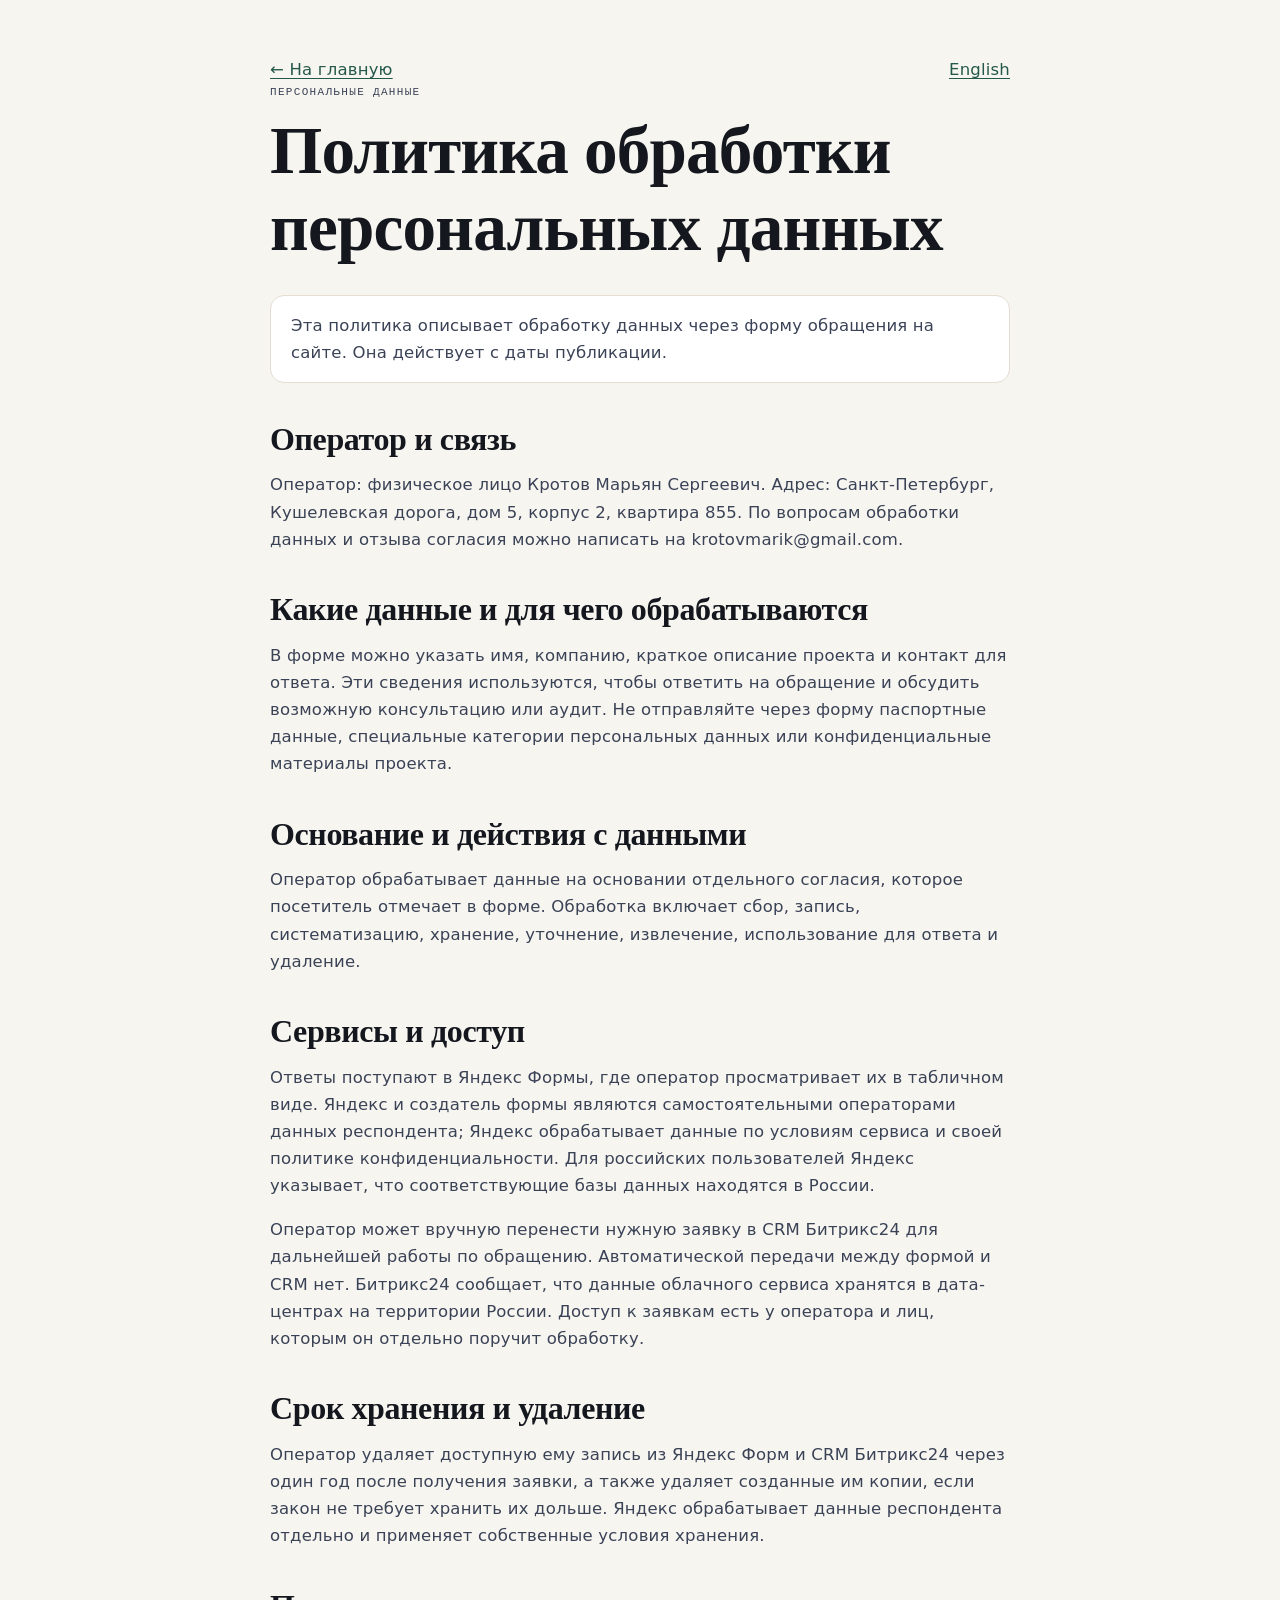
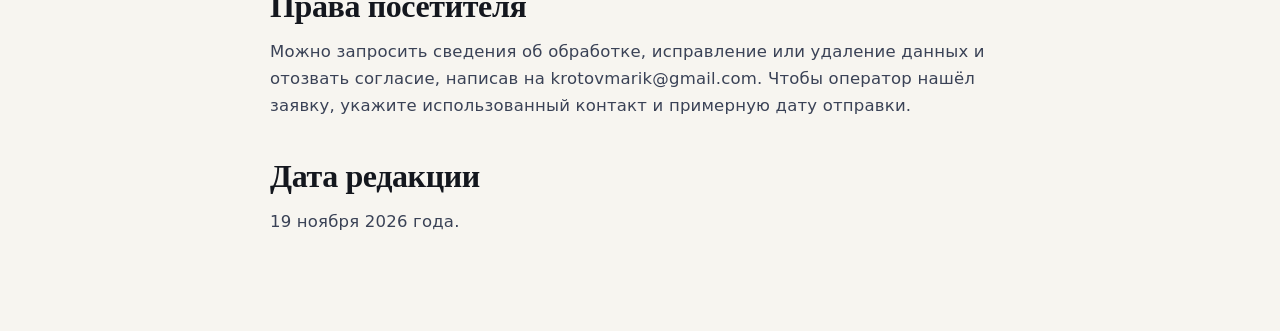
<file: site/privacy/index.html>
<!doctype html>
<html lang="ru" data-theme="light">
<head>
  <meta charset="utf-8">
  <meta name="viewport" content="width=device-width, initial-scale=1">
  <title>Политика обработки персональных данных — Марьян Кротов</title>
  <meta name="description" content="Как Марьян Кротов обрабатывает данные, оставленные в форме обращения на сайте.">
  <link rel="canonical" href="https://mariankrotov.com/privacy/">
  <link rel="alternate" hreflang="ru" href="https://mariankrotov.com/privacy/">
  <link rel="alternate" hreflang="en" href="https://mariankrotov.com/en/privacy/">
  <link rel="stylesheet" href="../assets/styles.css">
  <style>
    .policy-wrap { padding: 56px 0 96px; }
    .policy-copy { max-width: 820px; margin: 0 auto; }
    .policy-copy h1 { margin: 12px 0 28px; font-size: clamp(2.3rem, 6vw, 4.2rem); }
    .policy-copy h2 { margin: 38px 0 14px; font-size: clamp(1.45rem, 3vw, 2rem); }
    .policy-copy p, .policy-copy li { color: var(--ink-2); }
    .policy-copy ul { list-style: disc; padding-left: 1.3em; }
    .policy-copy li { margin: 0 0 .45em; }
    .policy-top { display:flex; justify-content:space-between; gap:20px; align-items:center; }
    .policy-top a { color: var(--accent-ink); text-decoration: underline; text-underline-offset: .2em; }
    .policy-note { padding: 16px 20px; border:1px solid var(--border); border-radius:var(--radius); background:var(--surface); }
    @media (max-width: 640px) { .policy-wrap { padding-top:32px; } .policy-top { align-items:flex-start; flex-direction:column; } }
  </style>
</head>
<body>
<main class="policy-wrap">
  <div class="container policy-copy">
    <div class="policy-top">
      <a href="/">← На главную</a>
      <a href="/en/privacy/" lang="en">English</a>
    </div>
    <p class="mono-label">Персональные данные</p>
    <h1>Политика обработки персональных данных</h1>
    <p class="policy-note">Эта политика описывает обработку данных через форму обращения на сайте. Она действует с даты публикации.</p>

    <h2>Оператор и связь</h2>
    <p>Оператор: физическое лицо Кротов Марьян Сергеевич. Адрес: Санкт-Петербург, Кушелевская дорога, дом 5, корпус 2, квартира 855. По вопросам обработки данных и отзыва согласия можно написать на <a href="mailto:krotovmarik@gmail.com">krotovmarik@gmail.com</a>.</p>

    <h2>Какие данные и для чего обрабатываются</h2>
    <p>В форме можно указать имя, компанию, краткое описание проекта и контакт для ответа. Эти сведения используются, чтобы ответить на обращение и обсудить возможную консультацию или аудит. Не отправляйте через форму паспортные данные, специальные категории персональных данных или конфиденциальные материалы проекта.</p>

    <h2>Основание и действия с данными</h2>
    <p>Оператор обрабатывает данные на основании отдельного согласия, которое посетитель отмечает в форме. Обработка включает сбор, запись, систематизацию, хранение, уточнение, извлечение, использование для ответа и удаление.</p>

    <h2>Сервисы и доступ</h2>
    <p>Ответы поступают в Яндекс Формы, где оператор просматривает их в табличном виде. Яндекс и создатель формы являются самостоятельными операторами данных респондента; Яндекс обрабатывает данные по <a href="https://yandex.ru/legal/forms_creators/ru/">условиям сервиса</a> и своей <a href="https://yandex.ru/legal/confidential/ru/?lang=ru">политике конфиденциальности</a>. Для российских пользователей Яндекс указывает, что соответствующие базы данных находятся в России.</p>
    <p>Оператор может вручную перенести нужную заявку в CRM Битрикс24 для дальнейшей работы по обращению. Автоматической передачи между формой и CRM нет. Битрикс24 сообщает, что данные облачного сервиса хранятся в дата-центрах на территории России. Доступ к заявкам есть у оператора и лиц, которым он отдельно поручит обработку.</p>

    <h2>Срок хранения и удаление</h2>
    <p>Оператор удаляет доступную ему запись из Яндекс Форм и CRM Битрикс24 через один год после получения заявки, а также удаляет созданные им копии, если закон не требует хранить их дольше. Яндекс обрабатывает данные респондента отдельно и применяет собственные условия хранения.</p>

    <h2>Права посетителя</h2>
    <p>Можно запросить сведения об обработке, исправление или удаление данных и отозвать согласие, написав на <a href="mailto:krotovmarik@gmail.com">krotovmarik@gmail.com</a>. Чтобы оператор нашёл заявку, укажите использованный контакт и примерную дату отправки.</p>

    <h2>Дата редакции</h2>
    <p>19 ноября 2026 года.</p>
  </div>
</main>
<script src="../assets/main.js"></script>
</body>
</html>
</file>
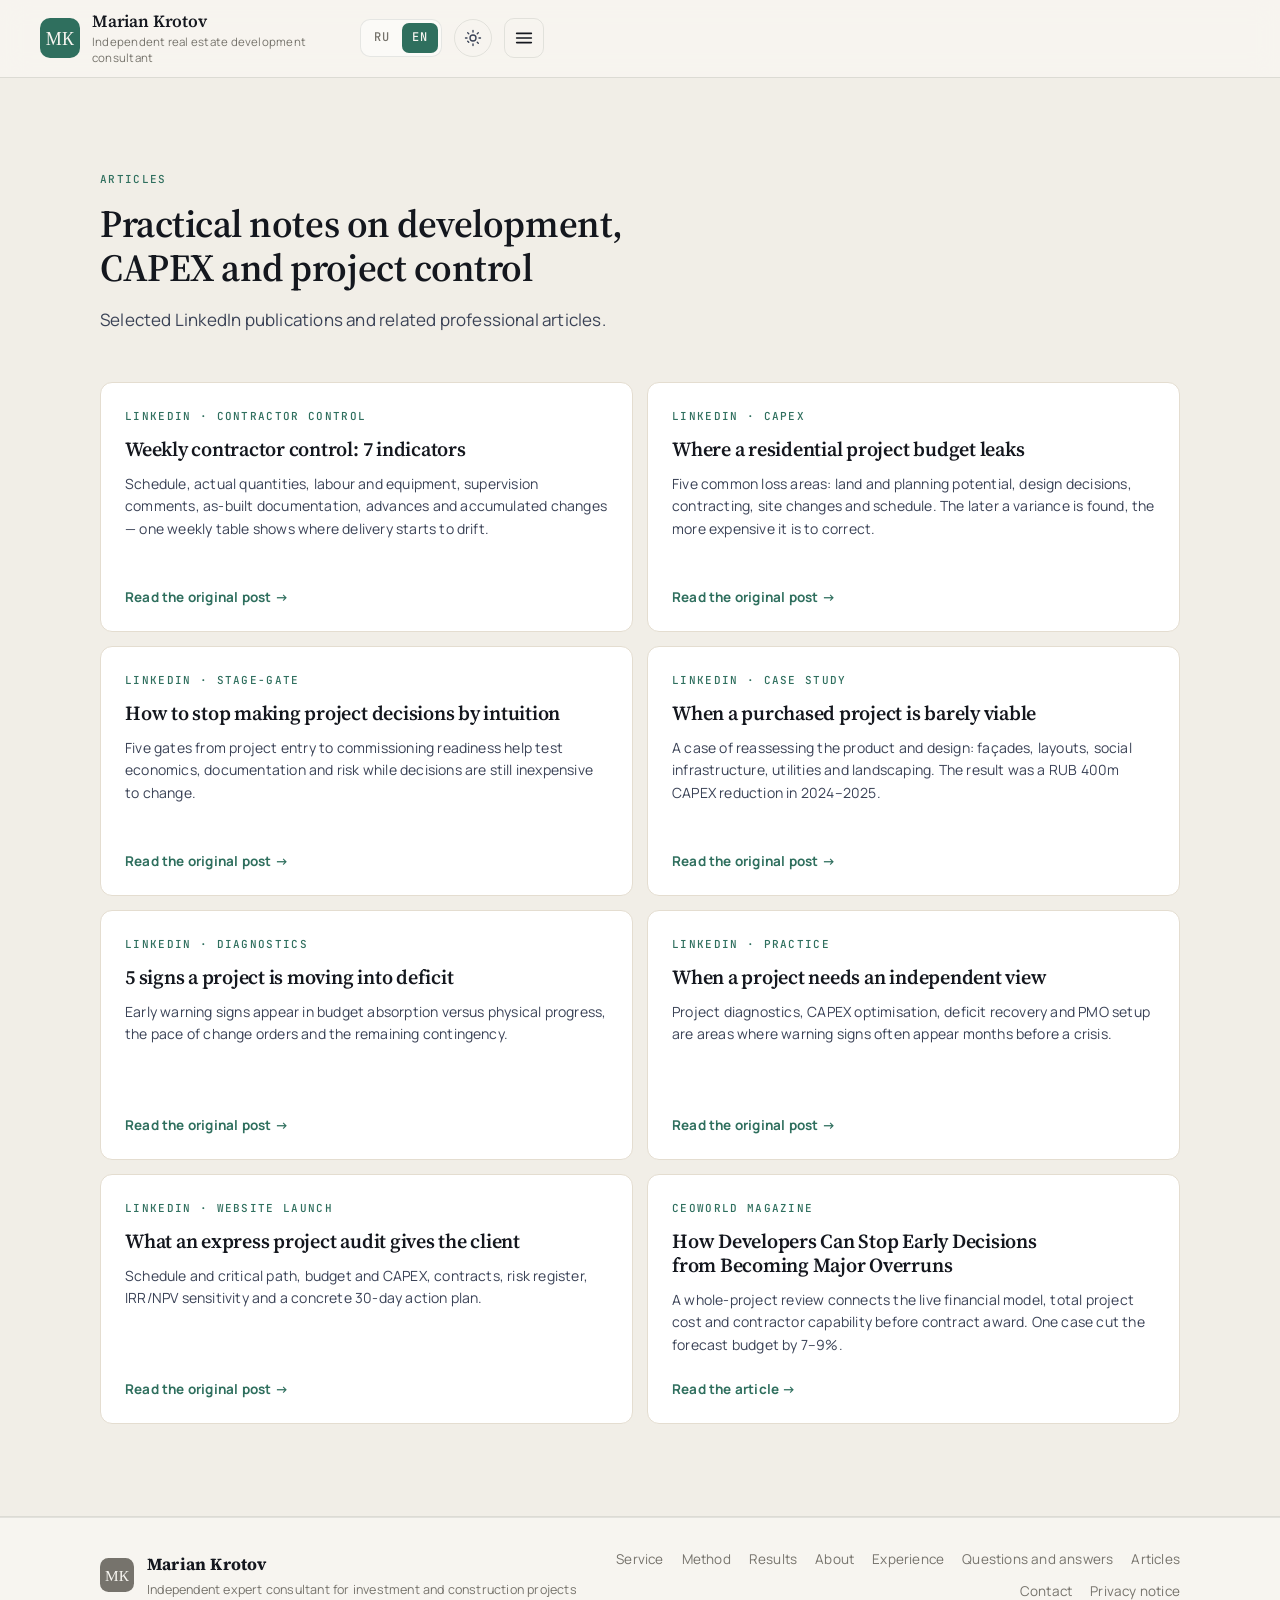
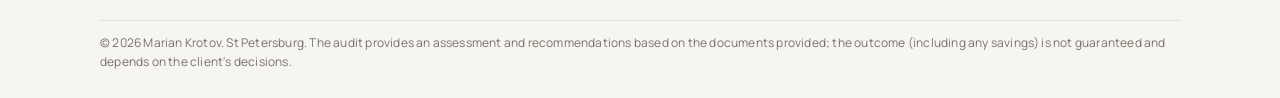
<file: site/en/articles/index.html>
<!DOCTYPE html>
<html lang="en" data-theme="light">
<head>
<meta charset="utf-8">
<meta name="viewport" content="width=device-width, initial-scale=1">
<title>Articles on development, CAPEX and project control — Marian Krotov</title>
<meta name="description" content="Practical articles by Marian Krotov on development, CAPEX, contractors and investment-construction project control.">
<link rel="canonical" href="https://mariankrotov.com/en/articles/">
<link rel="alternate" hreflang="ru" href="https://mariankrotov.com/articles/">
<link rel="alternate" hreflang="en" href="https://mariankrotov.com/en/articles/">
<link rel="alternate" hreflang="x-default" href="https://mariankrotov.com/articles/">
<meta name="robots" content="index, follow, max-image-preview:large">
<meta name="theme-color" content="#f7f5f0">
<meta property="og:type" content="website">
<meta property="og:locale" content="en_US">
<meta property="og:locale:alternate" content="ru_RU">
<meta property="og:title" content="Articles on development, CAPEX and project control — Marian Krotov">
<meta property="og:description" content="Practical articles by Marian Krotov on development, CAPEX, contractors and investment-construction project control.">
<meta property="og:url" content="https://mariankrotov.com/en/articles/">
<meta property="og:site_name" content="Marian Krotov — Real Estate Development Consultant">
<meta property="og:image" content="https://mariankrotov.com/assets/og-cover.png">
<meta property="og:image:alt" content="Marian Krotov — independent real estate development consultant">
<meta property="og:image:width" content="1200">
<meta property="og:image:height" content="630">
<meta name="twitter:card" content="summary_large_image">
<meta name="twitter:title" content="Articles on development, CAPEX and project control — Marian Krotov">
<meta name="twitter:description" content="Practical articles by Marian Krotov on development, CAPEX, contractors and investment-construction project control.">
<meta name="twitter:image" content="https://mariankrotov.com/assets/og-cover.png">
<meta name="twitter:image:alt" content="Marian Krotov — independent real estate development consultant">
<link rel="preconnect" href="https://fonts.googleapis.com">
<link rel="preconnect" href="https://fonts.gstatic.com" crossorigin>
<link href="https://fonts.googleapis.com/css2?family=Source+Serif+4:ital,opsz,wght@0,8..60,400;0,8..60,600;1,8..60,400&family=Manrope:wght@400;500;600;700;800&family=JetBrains+Mono:wght@400;500&display=swap" rel="stylesheet">
<link rel="stylesheet" href="../../assets/styles.css">
<link rel="icon" href="data:image/svg+xml,%3Csvg xmlns='http://www.w3.org/2000/svg' viewBox='0 0 64 64'%3E%3Crect width='64' height='64' rx='14' fill='%232f6f5e'/%3E%3Ctext x='32' y='43' font-family='Georgia,serif' font-size='30' fill='%23f7f5f0' text-anchor='middle'%3E%D0%9C%D0%9A%3C/text%3E%3C/svg%3E">
<script>
(function(){
  try {
    var saved = localStorage.getItem('mk-theme');
    var sys = window.matchMedia('(prefers-color-scheme: dark)').matches ? 'dark' : 'light';
    document.documentElement.setAttribute('data-theme', saved || sys);
  } catch(e){}
  document.documentElement.classList.add('js');
})();
</script>
<script type="application/ld+json">
{
  "@context": "https://schema.org",
  "@graph": [
    {
      "@type": "WebSite",
      "@id": "https://mariankrotov.com/en/#website",
      "url": "https://mariankrotov.com/en/",
      "name": "Marian Krotov — Real Estate Development Consultant",
      "inLanguage": "en-US",
      "publisher": {
        "@id": "https://mariankrotov.com/en/#person"
      }
    },
    {
      "@type": "WebPage",
      "@id": "https://mariankrotov.com/en/#webpage",
      "url": "https://mariankrotov.com/en/",
      "name": "Residential Development Project Audit in Northwest Russia — Marian Krotov",
      "description": "Independent audit of residential development projects in Northwest Russia before funding decisions or after schedule and CAPEX slippage. Start with a free 30-minute introductory call; no documents needed.",
      "inLanguage": "en-US",
      "isPartOf": {
        "@id": "https://mariankrotov.com/en/#website"
      },
      "about": [
        {
          "@id": "https://mariankrotov.com/en/#person"
        },
        {
          "@id": "https://mariankrotov.com/en/#audit"
        }
      ],
      "mainEntity": {
        "@id": "https://mariankrotov.com/#audit"
      },
      "primaryImageOfPage": {
        "@id": "https://mariankrotov.com/assets/og-cover.png"
      }
    },
    {
      "@type": "ImageObject",
      "@id": "https://mariankrotov.com/assets/og-cover.png",
      "url": "https://mariankrotov.com/assets/og-cover.png",
      "contentUrl": "https://mariankrotov.com/assets/og-cover.png",
      "width": 1200,
      "height": 630,
      "inLanguage": "en-US",
      "caption": "Marian Krotov — independent real estate development consultant"
    },
    {
      "@type": "Person",
      "@id": "https://mariankrotov.com/en/#person",
      "name": "Marian Krotov",
      "alternateName": "Марьян Кротов",
      "url": "https://mariankrotov.com/en/",
      "jobTitle": "Independent real estate development consultant",
      "description": "Independent consultant for investment and construction projects: 19 years on the client side, project budgets of up to RUB 17bn+.",
      "email": "krotovmarik@gmail.com",
      "homeLocation": {
        "@type": "City",
        "name": "St Petersburg"
      },
      "knowsLanguage": [
        "en",
        "ru"
      ],
      "alumniOf": {
        "@type": "CollegeOrUniversity",
        "name": "St Petersburg Polytechnic University of Peter the Great"
      },
      "hasCredential": {
        "@type": "EducationalOccupationalCredential",
        "name": "NOSTROY qualification certificate"
      },
      "knowsAbout": [
        "Real estate development project management",
        "Audit of investment and construction projects",
        "CAPEX",
        "IRR and NPV",
        "Contract strategy"
      ],
      "sameAs": [
        "https://www.linkedin.com/in/marian-krotov-8963a182/",
        "https://t.me/Mark0nya"
      ]
    },
    {
      "@type": "Service",
      "@id": "https://mariankrotov.com/en/#audit",
      "url": "https://mariankrotov.com/en/#service",
      "name": "Independent audit of a residential development project",
      "serviceType": "Independent audit of a development project",
      "description": "Analysis of the schedule, CAPEX budget, contracts, risks and IRR/NPV economics within 7 working days from receiving the documents. A report and a 30-day action plan.",
      "provider": {
        "@id": "https://mariankrotov.com/en/#person"
      },
      "areaServed": "Northwest Russia",
      "offers": {
        "@type": "Offer",
        "price": "250000",
        "priceCurrency": "RUB",
        "description": "Express audit of an investment and construction project — from RUB 250,000"
      }
    },
    {
      "@type": "FAQPage",
      "@id": "https://mariankrotov.com/en/#faq",
      "isPartOf": {
        "@id": "https://mariankrotov.com/en/#webpage"
      },
      "inLanguage": "en-US",
      "mainEntity": [
        {
          "@type": "Question",
          "name": "What does a development project audit include?",
          "acceptedAnswer": {
            "@type": "Answer",
            "text": "A review of the development schedule and critical path, the budget and CAPEX, contracts and tenders, the risk register and IRR/NPV sensitivity. You get an 8–12 page report, a 30-day action plan and a 60-minute review with management."
          },
          "@id": "https://mariankrotov.com/en/#faq-audit-includes",
          "text": "A review of the development schedule and critical path, the budget and CAPEX, contracts and tenders, the risk register and IRR/NPV sensitivity. You get an 8–12 page report, a 30-day action plan and a 60-minute review with management."
        },
        {
          "@type": "Question",
          "name": "When does a developer or investor need an independent audit?",
          "acceptedAnswer": {
            "@type": "Answer",
            "text": "When you need to verify the numbers produced by the project team, understand schedule and budget variances, or assess a project before acquiring or financing it. An audit also helps when the contractor, general contractor or financial model changes."
          },
          "@id": "https://mariankrotov.com/en/#faq-when-audit-needed",
          "text": "When you need to verify the numbers produced by the project team, understand schedule and budget variances, or assess a project before acquiring or financing it. An audit also helps when the contractor, general contractor or financial model changes."
        },
        {
          "@type": "Question",
          "name": "Which documents are needed and how long does the express audit take?",
          "acceptedAnswer": {
            "@type": "Answer",
            "text": "The free 30-minute introductory call needs no documents. If we agree an audit is useful, the review starts after scope, NDA and the document list are agreed. It takes 7 working days from receipt of the agreed materials and includes interviews with one or two project leads."
          },
          "@id": "https://mariankrotov.com/en/#faq-documents-and-timing",
          "text": "The free 30-minute introductory call needs no documents. If we agree an audit is useful, the review starts after scope, NDA and the document list are agreed. It takes 7 working days from receipt of the agreed materials and includes interviews with one or two project leads."
        },
        {
          "@type": "Question",
          "name": "How much does an investment and construction project audit cost?",
          "acceptedAnswer": {
            "@type": "Answer",
            "text": "The express audit starts at RUB 250,000. The fee is fixed in RUB after the project scope is agreed, before work starts. The price of a standalone consultation and of regular ongoing support is agreed individually."
          },
          "@id": "https://mariankrotov.com/en/#faq-audit-price",
          "text": "The express audit starts at RUB 250,000. The fee is fixed in RUB after the project scope is agreed, before work starts. The price of a standalone consultation and of regular ongoing support is agreed individually."
        },
        {
          "@type": "Question",
          "name": "Can I order an audit for a project in another region?",
          "acceptedAnswer": {
            "@type": "Answer",
            "text": "The focus is residential development projects in Northwest Russia. Remote work elsewhere may be considered after a 30-minute call, depending on the project phase and available information. The first conversation is free; no documents are needed."
          },
          "@id": "https://mariankrotov.com/en/#faq-audit-region",
          "text": "The focus is residential development projects in Northwest Russia. Remote work elsewhere may be considered after a 30-minute call, depending on the project phase and available information. The first conversation is free; no documents are needed."
        }
      ]
    }
  ]
}
</script>
</head>
<body>
<a class="skip-link" href="#main">Skip to content</a>
<!-- Yandex.Metrika counter -->
<script type="text/javascript">
    (function(m,e,t,r,i,k,a){m[i]=m[i]||function(){(m[i].a=m[i].a||[]).push(arguments)}; m[i].l=1*new Date();k=e.createElement(t),a=e.getElementsByTagName(t)[0],k.async=1,k.src=r,a.parentNode.insertBefore(k,a)}) (window, document, "script", "https://mc.yandex.ru/metrika/tag.js", "ym"); try { ym(114174819, "init", { defer:false, clickmap:true, trackLinks:true, accurateTrackBounce:true, webvisor:true, triggerEvent: false, trackHash: false, ecommerce: false, type: 0, experiments:"" }); } catch(e) {}
</script>
<noscript><div><img src="https://mc.yandex.ru/watch/114174819" style="position:absolute; left:-9999px;" alt="" /></div></noscript>
<!-- /Yandex.Metrika counter -->

<!-- ======================= HEADER ======================= -->
<header class="site-header" id="siteHeader">
  <div class="container header-inner">
    <a class="brand" href="/en/" aria-label="Marian Krotov — back to top">
      <span class="brand-mark" aria-hidden="true">
        <svg viewBox="0 0 40 40" width="40" height="40"><rect width="40" height="40" rx="10" fill="currentColor"/><text x="20" y="27" font-family="Georgia, 'Times New Roman', serif" font-size="18" fill="var(--mark-fg)" text-anchor="middle">МК</text></svg>
      </span>
      <span class="brand-text">
        <strong>Marian Krotov</strong>
        <em>Independent real estate development consultant</em>
      </span>
    </a>

    <nav class="nav" id="primaryNav" aria-label="Main navigation">
      <a href="../../#service">Service</a>
      <a href="../../#method">Method</a>
      <a href="../../#results">Results</a>
      <a href="../../#about">About</a>
      <a href="../../#experience">Experience</a>
      <a href="../../#credentials">Credentials</a>
      <a href="/en/articles/">Articles</a>
    </nav>

    <div class="header-actions">
      <div class="lang-switch" role="group" aria-label="Site language">
        <a href="/articles/" lang="ru" hreflang="ru" data-lang-link="ru">RU</a>
        <a href="/en/articles/" lang="en" hreflang="en" data-lang-link="en" aria-current="true">EN</a>
      </div>
      <button class="theme-toggle" id="themeToggle" type="button" aria-label="Toggle theme" title="Light / dark theme">
        <svg class="icon-sun" viewBox="0 0 24 24" width="18" height="18" fill="none" stroke="currentColor" stroke-width="1.8" stroke-linecap="round" stroke-linejoin="round" aria-hidden="true"><circle cx="12" cy="12" r="4"/><path d="M12 2v2M12 20v2M4.93 4.93l1.41 1.41M17.66 17.66l1.41 1.41M2 12h2M20 12h2M6.34 17.66l-1.41-1.41M19.07 4.93l-1.41 1.41"/></svg>
        <svg class="icon-moon" viewBox="0 0 24 24" width="18" height="18" fill="none" stroke="currentColor" stroke-width="1.8" stroke-linecap="round" stroke-linejoin="round" aria-hidden="true"><path d="M12 3a6 6 0 0 0 9 9 9 9 0 1 1-9-9Z"/></svg>
      </button>
      <a class="btn btn-primary btn-sm header-cta" href="../../#first-step">Free 30-minute introduction</a>
      <button class="nav-toggle" id="navToggle" type="button" aria-label="Open menu" aria-expanded="false" aria-controls="mobileNav">
        <svg viewBox="0 0 24 24" width="22" height="22" fill="none" stroke="currentColor" stroke-width="1.8" stroke-linecap="round" aria-hidden="true"><path d="M4 7h16M4 12h16M4 17h16"/></svg>
      </button>
    </div>
  </div>

  <div class="mobile-nav" id="mobileNav" hidden>
    <nav aria-label="Mobile navigation">
      <a href="../../#service">Service</a>
      <a href="../../#method">Method</a>
      <a href="../../#results">Results</a>
      <a href="../../#about">About</a>
      <a href="../../#experience">Experience</a>
      <a href="../../#credentials">Credentials</a>
      <a href="/en/articles/">Articles</a>
      <a href="../../#faq">Questions and answers</a>
      <a href="../../#contact">Contact</a>
    </nav>
    <div class="lang-switch" role="group" aria-label="Site language">
      <a href="/articles/" lang="ru" hreflang="ru" data-lang-link="ru">RU</a>
      <a href="/en/articles/" lang="en" hreflang="en" data-lang-link="en" aria-current="true">EN</a>
    </div>
    <a class="btn btn-primary" href="../../#contact">Discuss a project</a>
  </div>
</header>

<main id="main">
<!-- ======================= ARTICLES ======================= -->
<section class="section section-alt" id="articles" aria-labelledby="articles-title">
  <div class="container">
    <div class="section-head">
      <p class="section-index mono-label">Articles</p>
      <h2 id="articles-title" class="reveal">Practical notes on development, CAPEX and project control</h2>
      <p class="section-lead reveal">Selected LinkedIn publications and related professional articles.</p>
    </div>
    <div class="article-grid">
      <article class="article-card reveal"><p class="article-meta mono-label">LinkedIn · contractor control</p><h3>Weekly contractor control: 7 indicators</h3><p>Schedule, actual quantities, labour and equipment, supervision comments, as-built documentation, advances and accumulated changes — one weekly table shows where delivery starts to drift.</p><a class="article-link" href="https://www.linkedin.com/posts/marian-krotov-8963a182_%D0%B4%D0%B5%D0%B2%D0%B5%D0%BB%D0%BE%D0%BF%D0%BC%D0%B5%D0%BD%D1%82-%D1%83%D0%BF%D1%80%D0%B0%D0%B2%D0%BB%D0%B5%D0%BD%D0%B8%D0%B5%D0%BF%D1%80%D0%BE%D0%B5%D0%BA%D1%82%D0%B0%D0%BC%D0%B8-%D0%BF%D0%BE%D0%B4%D1%80%D1%8F%D0%B4%D1%87%D0%B8%D0%BA%D0%B8-activity-7529061607780540416-LaC6" target="_blank" rel="noopener noreferrer">Read the original post →</a></article>
      <article class="article-card reveal" style="--d:.04s"><p class="article-meta mono-label">LinkedIn · CAPEX</p><h3>Where a residential project budget leaks</h3><p>Five common loss areas: land and planning potential, design decisions, contracting, site changes and schedule. The later a variance is found, the more expensive it is to correct.</p><a class="article-link" href="https://www.linkedin.com/posts/marian-krotov-8963a182_%D0%B4%D0%B5%D0%B2%D0%B5%D0%BB%D0%BE%D0%BF%D0%BC%D0%B5%D0%BD%D1%82-capex-%D1%83%D0%BF%D1%80%D0%B0%D0%B2%D0%BB%D0%B5%D0%BD%D0%B8%D0%B5%D0%BF%D1%80%D0%BE%D0%B5%D0%BA%D1%82%D0%B0%D0%BC%D0%B8-activity-7528702958407131136-Wr_c" target="_blank" rel="noopener noreferrer">Read the original post →</a></article>
      <article class="article-card reveal"><p class="article-meta mono-label">LinkedIn · stage-gate</p><h3>How to stop making project decisions by intuition</h3><p>Five gates from project entry to commissioning readiness help test economics, documentation and risk while decisions are still inexpensive to change.</p><a class="article-link" href="https://www.linkedin.com/posts/marian-krotov-8963a182_%D0%B4%D0%B5%D0%B2%D0%B5%D0%BB%D0%BE%D0%BF%D0%BC%D0%B5%D0%BD%D1%82-%D1%83%D0%BF%D1%80%D0%B0%D0%B2%D0%BB%D0%B5%D0%BD%D0%B8%D0%B5%D0%BF%D1%80%D0%BE%D0%B5%D0%BA%D1%82%D0%B0%D0%BC%D0%B8-stagegate-activity-7528364958053507072-wcgK" target="_blank" rel="noopener noreferrer">Read the original post →</a></article>
      <article class="article-card reveal" style="--d:.04s"><p class="article-meta mono-label">LinkedIn · case study</p><h3>When a purchased project is barely viable</h3><p>A case of reassessing the product and design: façades, layouts, social infrastructure, utilities and landscaping. The result was a RUB 400m CAPEX reduction in 2024–2025.</p><a class="article-link" href="https://www.linkedin.com/posts/marian-krotov-8963a182_%D0%B4%D0%B5%D0%B2%D0%B5%D0%BB%D0%BE%D0%BF%D0%BC%D0%B5%D0%BD%D1%82-%D1%83%D0%BF%D1%80%D0%B0%D0%B2%D0%BB%D0%B5%D0%BD%D0%B8%D0%B5%D0%BF%D1%80%D0%BE%D0%B5%D0%BA%D1%82%D0%B0%D0%BC%D0%B8-capex-activity-7525094477066027008-IN93" target="_blank" rel="noopener noreferrer">Read the original post →</a></article>
      <article class="article-card reveal"><p class="article-meta mono-label">LinkedIn · diagnostics</p><h3>5 signs a project is moving into deficit</h3><p>Early warning signs appear in budget absorption versus physical progress, the pace of change orders and the remaining contingency.</p><a class="article-link" href="https://www.linkedin.com/posts/marian-krotov-8963a182_%D0%B4%D0%B5%D0%B2%D0%B5%D0%BB%D0%BE%D0%BF%D0%BC%D0%B5%D0%BD%D1%82-%D1%83%D0%BF%D1%80%D0%B0%D0%B2%D0%BB%D0%B5%D0%BD%D0%B8%D0%B5%D0%BF%D1%80%D0%BE%D0%B5%D0%BA%D1%82%D0%B0%D0%BC%D0%B8-pmo-activity-7524063285906903040-k04G" target="_blank" rel="noopener noreferrer">Read the original post →</a></article>
      <article class="article-card reveal" style="--d:.04s"><p class="article-meta mono-label">LinkedIn · practice</p><h3>When a project needs an independent view</h3><p>Project diagnostics, CAPEX optimisation, deficit recovery and PMO setup are areas where warning signs often appear months before a crisis.</p><a class="article-link" href="https://www.linkedin.com/posts/marian-krotov-8963a182_%D0%B4%D0%B5%D0%B2%D0%B5%D0%BB%D0%BE%D0%BF%D0%BC%D0%B5%D0%BD%D1%82-%D1%83%D0%BF%D1%80%D0%B0%D0%B2%D0%BB%D0%B5%D0%BD%D0%B8%D0%B5%D0%BF%D1%80%D0%BE%D0%B5%D0%BA%D1%82%D0%B0%D0%BC%D0%B8-pmo-activity-7523467280685424640-xI30" target="_blank" rel="noopener noreferrer">Read the original post →</a></article>
      <article class="article-card reveal"><p class="article-meta mono-label">LinkedIn · website launch</p><h3>What an express project audit gives the client</h3><p>Schedule and critical path, budget and CAPEX, contracts, risk register, IRR/NPV sensitivity and a concrete 30-day action plan.</p><a class="article-link" href="https://www.linkedin.com/posts/marian-krotov-8963a182_%D0%B0%D1%83%D0%B4%D0%B8%D1%82-%D0%B4%D0%B5%D0%B2%D0%B5%D0%BB%D0%BE%D0%BF%D0%B5%D1%80%D1%81%D0%BA%D0%B8%D1%85-%D0%BF%D1%80%D0%BE%D0%B5%D0%BA%D1%82%D0%BE%D0%B2-%D0%BC%D0%B0%D1%80%D1%8C%D1%8F%D0%BD-%D0%BA%D1%80%D0%BE%D1%82%D0%BE%D0%B2-activity-7528039310273437696-ZrB8" target="_blank" rel="noopener noreferrer">Read the original post →</a></article>
      <article class="article-card reveal" style="--d:.04s"><p class="article-meta mono-label">CEOWORLD Magazine</p><h3>How Developers Can Stop Early Decisions from Becoming Major Overruns</h3><p>A whole-project review connects the live financial model, total project cost and contractor capability before contract award. One case cut the forecast budget by 7–9%.</p><a class="article-link" href="https://ceoworld.biz/2026/11/06/how-developers-can-stop-early-decisions-from-becoming-major-overruns-marian-krotovs-framework/" target="_blank" rel="noopener noreferrer">Read the article →</a></article>
    </div>
  </div>
</section>
</main>

<footer class="site-footer">
  <div class="container footer-inner">
    <div class="footer-brand">
      <span class="brand-mark" aria-hidden="true">
        <svg viewBox="0 0 40 40" width="34" height="34"><rect width="40" height="40" rx="10" fill="currentColor"/><text x="20" y="27" font-family="Georgia, 'Times New Roman', serif" font-size="18" fill="var(--mark-fg)" text-anchor="middle">МК</text></svg>
      </span>
      <div>
        <strong>Marian Krotov</strong>
        <span>Independent expert consultant for investment and construction projects</span>
      </div>
    </div>
    <nav class="footer-nav" aria-label="Footer navigation">
      <a href="../../#service">Service</a>
      <a href="../../#method">Method</a>
      <a href="../../#results">Results</a>
      <a href="../../#about">About</a>
      <a href="../../#experience">Experience</a>
      <a href="../../#faq">Questions and answers</a>
      <a href="/en/articles/">Articles</a>
      <a href="../../#contact">Contact</a>
      <a href="../../privacy/">Privacy notice</a>
    </nav>
    <p class="footer-legal">
      © <span id="year">2026</span> Marian Krotov. St Petersburg.
      The audit provides an assessment and recommendations based on the documents provided; the outcome (including any savings)
      is not guaranteed and depends on the client's decisions.
    </p>
  </div>
</footer>

<script src="../../assets/main.js"></script>
</body>
</html>
</file>
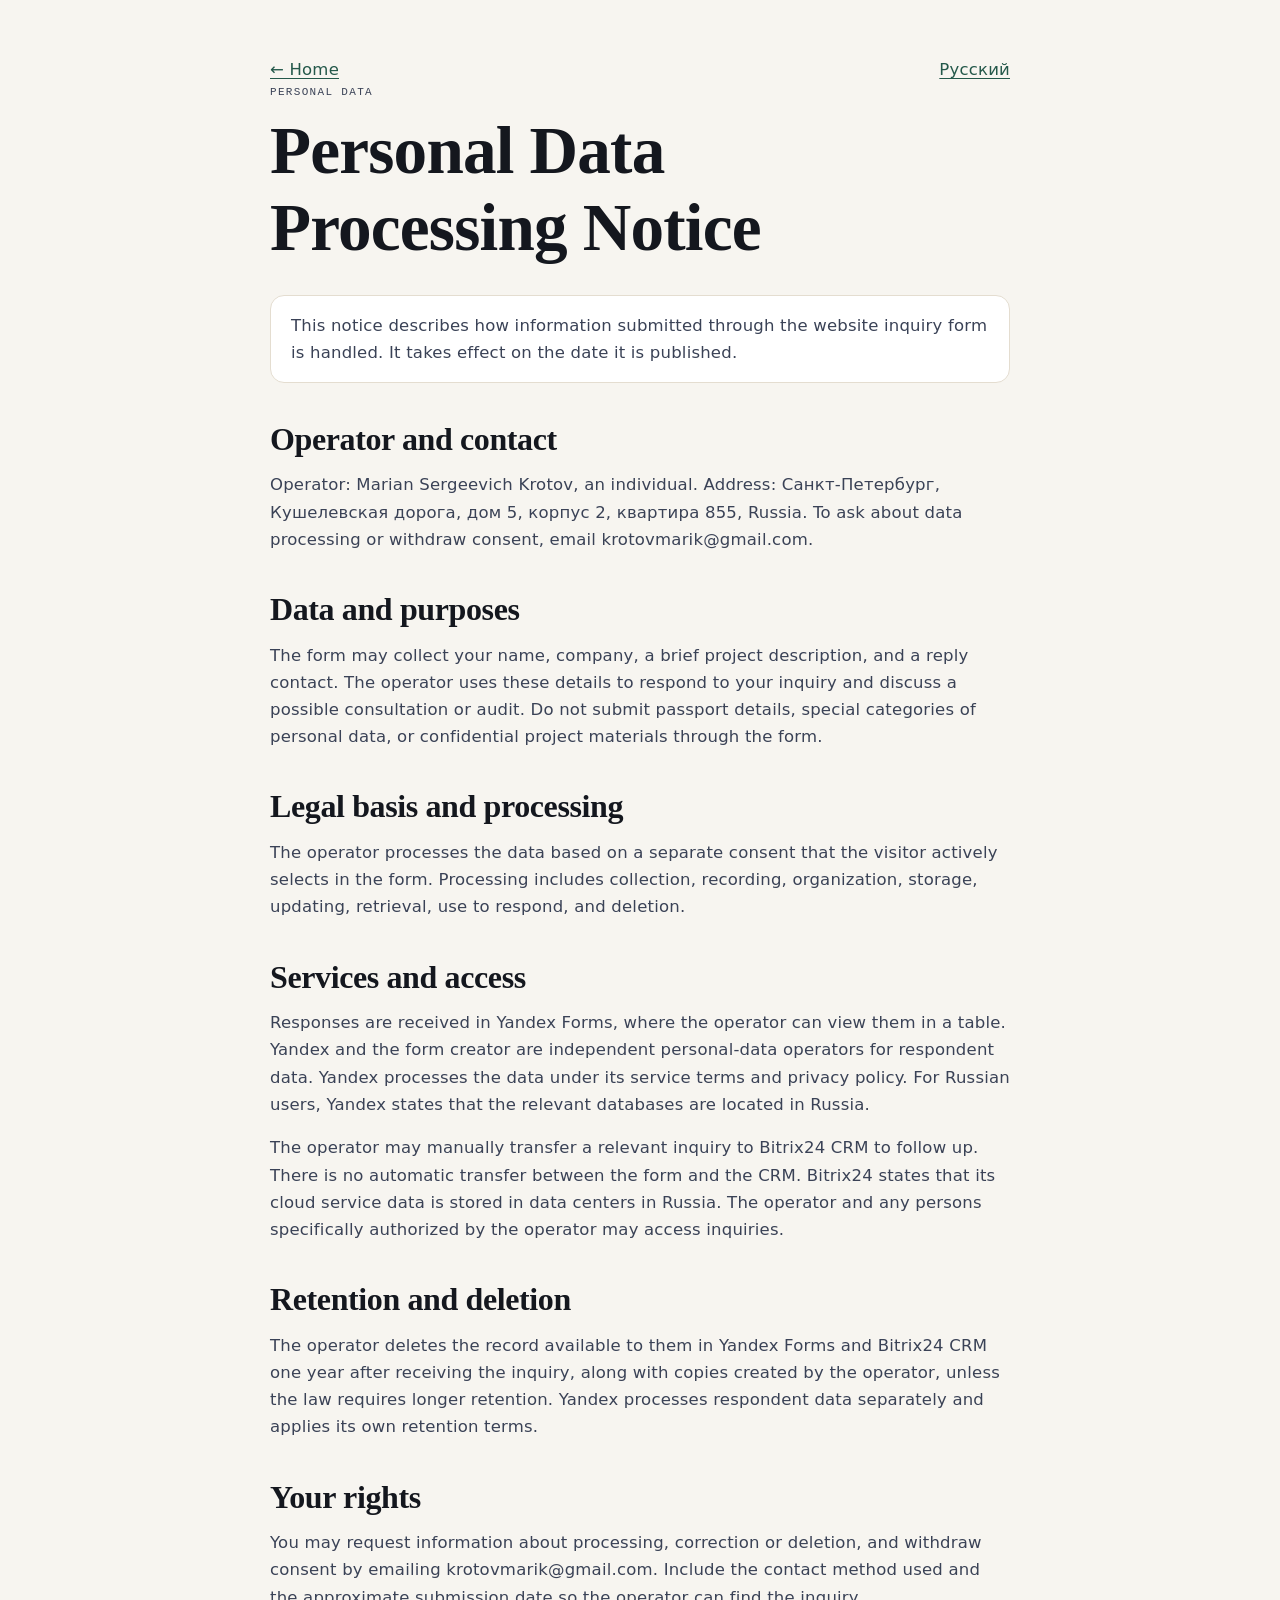
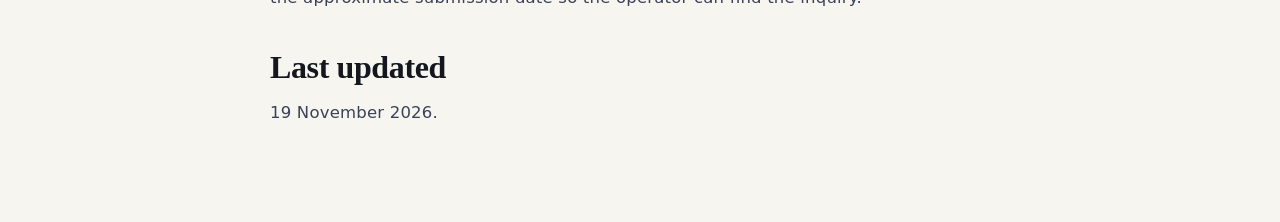
<file: site/en/privacy/index.html>
<!doctype html>
<html lang="en" data-theme="light">
<head>
  <meta charset="utf-8">
  <meta name="viewport" content="width=device-width, initial-scale=1">
  <title>Personal Data Processing Notice — Marian Krotov</title>
  <meta name="description" content="How Marian Krotov handles information submitted through the website inquiry form.">
  <link rel="canonical" href="https://mariankrotov.com/en/privacy/">
  <link rel="alternate" hreflang="ru" href="https://mariankrotov.com/privacy/">
  <link rel="alternate" hreflang="en" href="https://mariankrotov.com/en/privacy/">
  <link rel="stylesheet" href="../../assets/styles.css">
  <style>
    .policy-wrap { padding: 56px 0 96px; }
    .policy-copy { max-width: 820px; margin: 0 auto; }
    .policy-copy h1 { margin: 12px 0 28px; font-size: clamp(2.3rem, 6vw, 4.2rem); }
    .policy-copy h2 { margin: 38px 0 14px; font-size: clamp(1.45rem, 3vw, 2rem); }
    .policy-copy p, .policy-copy li { color: var(--ink-2); }
    .policy-top { display:flex; justify-content:space-between; gap:20px; align-items:center; }
    .policy-top a { color: var(--accent-ink); text-decoration: underline; text-underline-offset: .2em; }
    .policy-note { padding: 16px 20px; border:1px solid var(--border); border-radius:var(--radius); background:var(--surface); }
    @media (max-width: 640px) { .policy-wrap { padding-top:32px; } .policy-top { align-items:flex-start; flex-direction:column; } }
  </style>
</head>
<body>
<main class="policy-wrap">
  <div class="container policy-copy">
    <div class="policy-top">
      <a href="/en/">← Home</a>
      <a href="/privacy/" lang="ru">Русский</a>
    </div>
    <p class="mono-label">Personal data</p>
    <h1>Personal Data Processing Notice</h1>
    <p class="policy-note">This notice describes how information submitted through the website inquiry form is handled. It takes effect on the date it is published.</p>

    <h2>Operator and contact</h2>
    <p>Operator: Marian Sergeevich Krotov, an individual. Address: Санкт-Петербург, Кушелевская дорога, дом 5, корпус 2, квартира 855, Russia. To ask about data processing or withdraw consent, email <a href="mailto:krotovmarik@gmail.com">krotovmarik@gmail.com</a>.</p>

    <h2>Data and purposes</h2>
    <p>The form may collect your name, company, a brief project description, and a reply contact. The operator uses these details to respond to your inquiry and discuss a possible consultation or audit. Do not submit passport details, special categories of personal data, or confidential project materials through the form.</p>

    <h2>Legal basis and processing</h2>
    <p>The operator processes the data based on a separate consent that the visitor actively selects in the form. Processing includes collection, recording, organization, storage, updating, retrieval, use to respond, and deletion.</p>

    <h2>Services and access</h2>
    <p>Responses are received in Yandex Forms, where the operator can view them in a table. Yandex and the form creator are independent personal-data operators for respondent data. Yandex processes the data under its <a href="https://yandex.ru/legal/forms_creators/ru/">service terms</a> and <a href="https://yandex.ru/legal/confidential/ru/?lang=ru">privacy policy</a>. For Russian users, Yandex states that the relevant databases are located in Russia.</p>
    <p>The operator may manually transfer a relevant inquiry to Bitrix24 CRM to follow up. There is no automatic transfer between the form and the CRM. Bitrix24 states that its cloud service data is stored in data centers in Russia. The operator and any persons specifically authorized by the operator may access inquiries.</p>

    <h2>Retention and deletion</h2>
    <p>The operator deletes the record available to them in Yandex Forms and Bitrix24 CRM one year after receiving the inquiry, along with copies created by the operator, unless the law requires longer retention. Yandex processes respondent data separately and applies its own retention terms.</p>

    <h2>Your rights</h2>
    <p>You may request information about processing, correction or deletion, and withdraw consent by emailing <a href="mailto:krotovmarik@gmail.com">krotovmarik@gmail.com</a>. Include the contact method used and the approximate submission date so the operator can find the inquiry.</p>

    <h2>Last updated</h2>
    <p>19 November 2026.</p>
  </div>
</main>
<script src="../../assets/main.js"></script>
</body>
</html>
</file>
<file: site/assets/styles.css>
/* ==========================================================================
   Марьян Кротов — персональный сайт консультанта
   Минималистичная редакционная вёрстка. Светлая и тёмная темы.
   ========================================================================== */

/* ---------------------------------- Tokens --------------------------------- */
:root {
  --bg:            #f7f5f0;
  --bg-alt:        #f1eee7;
  --surface:       #ffffff;
  --surface-2:     #fbfaf7;
  --border:        #e4ddd0;
  --border-soft:   rgba(20, 23, 30, .09);
  --ink:           #14171e;
  --ink-2:         #3a4256;
  --muted:         #76736c;
  --accent:        #2f6f5e;
  --accent-ink:    #24584a;
  --accent-soft:   rgba(47, 111, 94, .08);
  --accent-line:   rgba(47, 111, 94, .24);
  --warm:          #c97b3f;
  --mark-fg:       #f7f5f0;
  --shadow-sm:     0 1px 2px rgba(20, 23, 30, .04);
  --shadow-md:     0 6px 24px -10px rgba(20, 23, 30, .16);
  --shadow-lg:     0 22px 60px -30px rgba(20, 23, 30, .30);
  --track:         .012em;

  --font-display: "Source Serif 4", Georgia, "Times New Roman", serif;
  --font-sans:    "Manrope", "Segoe UI", system-ui, sans-serif;
  --font-mono:    "JetBrains Mono", ui-monospace, "SFMono-Regular", monospace;

  --container: 1160px;
  --gutter: 40px;
  --radius: 14px;
  --header-h: 76px;
}

[data-theme="dark"] {
  --bg:            #0f1113;
  --bg-alt:        #14171a;
  --surface:       #171a1e;
  --surface-2:     #1b1f24;
  --border:        #2a2f36;
  --border-soft:   rgba(255, 255, 255, .10);
  --ink:           #eceae5;
  --ink-2:         #c3c0b9;
  --muted:         #8d8b85;
  --accent:        #5cbb9c;
  --accent-ink:    #7fd0b4;
  --accent-soft:   rgba(92, 187, 156, .10);
  --accent-line:   rgba(92, 187, 156, .28);
  --warm:          #d9945c;
  --mark-fg:       #0f1113;
  --shadow-sm:     0 1px 2px rgba(0, 0, 0, .30);
  --shadow-md:     0 6px 24px -10px rgba(0, 0, 0, .55);
  --shadow-lg:     0 22px 60px -30px rgba(0, 0, 0, .75);
}

/* ---------------------------------- Base ----------------------------------- */
*, *::before, *::after { box-sizing: border-box; }

html {
  scroll-behavior: smooth;
  scroll-padding-top: calc(var(--header-h) + 16px);
  -webkit-text-size-adjust: 100%;
}

body {
  margin: 0;
  background: var(--bg);
  color: var(--ink);
  font-family: var(--font-sans);
  font-size: 16.5px;
  line-height: 1.65;
  font-weight: 400;
  letter-spacing: var(--track);
  -webkit-font-smoothing: antialiased;
  -moz-osx-font-smoothing: grayscale;
  transition: background-color .35s ease, color .35s ease;
}

h1, h2, h3, h4 {
  font-family: var(--font-display);
  font-weight: 600;
  line-height: 1.14;
  letter-spacing: -.012em;
  margin: 0;
  text-wrap: balance;
}

p { margin: 0 0 1em; }
p:last-child { margin-bottom: 0; }
a { color: inherit; text-decoration: none; }
img, svg { display: block; max-width: 100%; }
ul, ol { margin: 0; padding: 0; list-style: none; }
button, input, textarea { font: inherit; color: inherit; }

::selection { background: var(--accent); color: var(--mark-fg); }

:focus-visible {
  outline: 2px solid var(--accent);
  outline-offset: 3px;
  border-radius: 4px;
}

.skip-link {
  position: absolute; left: -9999px; top: 0;
  background: var(--accent); color: var(--mark-fg);
  padding: 12px 20px; z-index: 999; border-radius: 0 0 8px 0;
}
.skip-link:focus { left: 0; }

.container {
  width: 100%;
  max-width: var(--container);
  margin: 0 auto;
  padding: 0 var(--gutter);
}

.mono-label {
  font-family: var(--font-mono);
  font-size: 11px;
  letter-spacing: .12em;
  text-transform: uppercase;
  color: var(--muted);
  font-weight: 500;
}

/* ---------------------------------- Header --------------------------------- */
.site-header {
  position: sticky;
  top: 0;
  z-index: 100;
  background: color-mix(in srgb, var(--bg) 82%, transparent);
  backdrop-filter: saturate(180%) blur(14px);
  -webkit-backdrop-filter: saturate(180%) blur(14px);
  border-bottom: 1px solid transparent;
  transition: border-color .3s ease, background-color .3s ease;
}
.site-header.is-scrolled {
  border-bottom-color: var(--border-soft);
  background: color-mix(in srgb, var(--bg) 92%, transparent);
}

.header-inner {
  display: flex;
  align-items: center;
  gap: 20px;
  min-height: var(--header-h);
  max-width: 1360px;
}

.brand { display: flex; align-items: center; gap: 12px; margin-right: 0; flex: 0 0 300px; min-width: 0; }
.brand-mark { color: var(--accent); flex: none; }
.brand-text { display: flex; flex-direction: column; gap: 2px; line-height: 1.25; min-width: 0; }
.brand-text strong {
  font-family: var(--font-display);
  font-size: 17px;
  font-weight: 600;
  letter-spacing: -.01em;
  white-space: nowrap;
}
.brand-text em {
  font-style: normal;
  font-size: 11.5px;
  color: var(--muted);
  letter-spacing: .02em;
  max-width: 246px;
  line-height: 1.35;
}

.nav { display: flex; align-items: center; gap: 16px; flex: none; }
.nav a {
  font-size: 14px;
  color: var(--ink-2);
  position: relative;
  padding: 4px 0;
  white-space: nowrap;
  transition: color .2s ease;
}
.nav a::after {
  content: "";
  position: absolute; left: 0; bottom: 0;
  width: 0; height: 1px;
  background: var(--accent);
  transition: width .28s cubic-bezier(.4, 0, .2, 1);
}
.nav a:hover { color: var(--ink); }
.nav a:hover::after { width: 100%; }

.header-actions { display: flex; align-items: center; gap: 12px; flex: none; }

/* Переключатель языка */
.lang-switch {
  display: inline-flex;
  align-items: center;
  gap: 2px;
  padding: 3px;
  border: 1px solid var(--border-soft);
  border-radius: 10px;
  background: var(--surface-2);
}
.lang-switch a {
  display: block;
  position: relative;
  min-width: 36px;
  padding: 5px 8px;
  border-radius: 7px;
  font-family: var(--font-mono);
  font-size: 12px;
  font-weight: 500;
  letter-spacing: .08em;
  text-align: center;
  color: var(--muted);
  transition: background-color .2s ease, color .2s ease;
}
.lang-switch a:hover { color: var(--accent); }
/* область нажатия 45 px по высоте — макет не меняется */
.lang-switch a::after { content: ""; position: absolute; inset: -10px 0; }
.lang-switch a[aria-current="true"] {
  background: var(--accent);
  color: var(--mark-fg);
}

.theme-toggle {
  position: relative;
  width: 38px; height: 38px;
  display: grid; place-items: center;
  border: 1px solid var(--border-soft);
  border-radius: 50%;
  background: transparent;
  color: var(--ink-2);
  cursor: pointer;
  transition: border-color .2s ease, color .2s ease, transform .2s ease;
}
.theme-toggle:hover { border-color: var(--accent); color: var(--accent); transform: rotate(12deg); }
.theme-toggle .icon-moon { display: none; }
[data-theme="dark"] .theme-toggle .icon-sun { display: none; }
[data-theme="dark"] .theme-toggle .icon-moon { display: block; }

.nav-toggle {
  display: none;
  width: 40px; height: 40px;
  place-items: center;
  border: 1px solid var(--border-soft);
  border-radius: 10px;
  background: transparent;
  color: var(--ink);
  cursor: pointer;
}

.mobile-nav {
  display: none;
  flex-direction: column;
  gap: 4px;
  padding: 12px var(--gutter) 26px;
  border-top: 1px solid var(--border-soft);
  background: var(--bg);
}
.mobile-nav nav { display: flex; flex-direction: column; }
.mobile-nav nav a {
  padding: 14px 0;
  font-size: 17px;
  font-family: var(--font-display);
  border-bottom: 1px solid var(--border-soft);
}
.mobile-nav .lang-switch { align-self: flex-start; margin-top: 14px; }
.mobile-nav .btn { margin-top: 18px; }

/* ---------------------------------- Buttons -------------------------------- */
.btn {
  display: inline-flex;
  align-items: center;
  justify-content: center;
  gap: 9px;
  padding: 14px 24px;
  border: 1px solid transparent;
  border-radius: 10px;
  font-size: 14.5px;
  font-weight: 600;
  letter-spacing: .01em;
  cursor: pointer;
  transition: transform .2s ease, box-shadow .25s ease, background-color .2s ease,
              border-color .2s ease, color .2s ease;
}
.btn:hover { transform: translateY(-2px); }
.btn:active { transform: translateY(0); }

.btn-primary {
  background: var(--accent);
  color: #fff;
  box-shadow: var(--shadow-md);
}
[data-theme="dark"] .btn-primary { color: #0d1a16; }
.btn-primary:hover {
  background: var(--accent-ink);
  box-shadow: var(--shadow-lg);
}
[data-theme="dark"] .btn-primary:hover { background: var(--accent-ink); color: #0d1a16; }

.btn-ghost {
  border-color: var(--border);
  color: var(--ink);
  background: transparent;
}
.btn-ghost:hover { border-color: var(--accent); color: var(--accent); }

.btn-sm { padding: 10px 18px; font-size: 13.5px; }
.btn-block { width: 100%; }

/* Кнопка в шапке — компактная: тоньше начертание, меньше отступов, мягкая тень */
.header-cta {
  flex: none;
  white-space: nowrap;
  padding: 7px 13px;
  font-size: 12.5px;
  font-weight: 600;
  letter-spacing: .015em;
  border-radius: 8px;
  box-shadow: none;
}
.header-cta:hover {
  transform: translateY(-1px);
  box-shadow: 0 3px 10px -6px rgba(20, 23, 30, .45);
}
[data-theme="dark"] .header-cta:hover { box-shadow: 0 3px 12px -7px rgba(0, 0, 0, .9); }

/* Ссылка «к содержанию» для клавиатурной навигации и скринридеров */
.skip-link {
  position: absolute;
  top: -60px;
  left: 16px;
  z-index: 120;
  padding: 9px 16px;
  border-radius: 8px;
  background: var(--accent);
  color: #fff;
  font-size: 14px;
  font-weight: 600;
  text-decoration: none;
  transition: top .18s ease;
}
.skip-link:focus { top: 14px; color: #fff; }

/* ---------------------------------- Hero ----------------------------------- */
.hero {
  padding: 74px 0 88px;
  border-bottom: 1px solid var(--border-soft);
  position: relative;
  overflow: hidden;
}
.hero::before {
  content: "";
  position: absolute;
  top: -220px; right: -140px;
  width: 620px; height: 620px;
  border-radius: 50%;
  background: radial-gradient(circle, var(--accent-soft), transparent 66%);
  pointer-events: none;
}

.hero-grid {
  position: relative;
  display: grid;
  grid-template-columns: minmax(0, 1.42fr) minmax(0, 1fr);
  gap: 64px;
  align-items: start;
}

.eyebrow {
  display: inline-flex;
  align-items: center;
  gap: 9px;
  font-family: var(--font-mono);
  font-size: 11.5px;
  letter-spacing: .13em;
  text-transform: uppercase;
  color: var(--muted);
  margin: 0 0 24px;
}
.eyebrow-dot {
  width: 7px; height: 7px;
  border-radius: 50%;
  background: var(--accent);
  box-shadow: 0 0 0 4px var(--accent-soft);
}

.hero h1 {
  font-size: clamp(2.1rem, 4.1vw, 3.3rem);
  max-width: 20ch;
  margin-bottom: 26px;
}
.hero h1 em {
  font-style: italic;
  color: var(--accent);
}

.hero-lead {
  font-size: 17.5px;
  line-height: 1.68;
  color: var(--ink-2);
  max-width: 54ch;
  margin-bottom: 34px;
}

.hero-cta { display: flex; flex-wrap: wrap; gap: 12px; margin-bottom: 34px; }

.hero-facts {
  display: flex;
  flex-wrap: wrap;
  gap: 10px 26px;
  padding-top: 26px;
  border-top: 1px solid var(--border-soft);
}
.hero-facts li {
  display: flex;
  align-items: center;
  gap: 8px;
  font-size: 13.5px;
  color: var(--muted);
}
.hero-facts svg { color: var(--accent); flex: none; }

/* Hero card */
.hero-card {
  background: var(--surface);
  border: 1px solid var(--border);
  border-radius: var(--radius);
  padding: 22px;
  box-shadow: var(--shadow-md);
}
.card-topline {
  display: flex;
  align-items: center;
  justify-content: space-between;
  gap: 12px;
  margin-bottom: 16px;
}
.status-pill {
  display: inline-flex;
  align-items: center;
  gap: 7px;
  font-size: 11.5px;
  color: var(--accent);
  background: var(--accent-soft);
  padding: 5px 11px;
  border-radius: 999px;
  font-weight: 600;
}
.status-dot {
  width: 6px; height: 6px;
  border-radius: 50%;
  background: var(--accent);
  animation: pulse 2.6s ease-in-out infinite;
}
@keyframes pulse {
  0%, 100% { opacity: 1; transform: scale(1); }
  50% { opacity: .45; transform: scale(.8); }
}

.card-portrait {
  border-radius: 10px;
  overflow: hidden;
  background: var(--accent-soft);
  color: var(--accent);
  height: 168px;
  margin-bottom: 6px;
}
.card-portrait svg { width: 100%; height: 100%; opacity: .55; }

.card-facts { margin: 0; }
.card-facts > div {
  display: flex;
  align-items: baseline;
  justify-content: space-between;
  gap: 16px;
  padding: 13px 0;
  border-bottom: 1px dashed var(--border-soft);
}
.card-facts > div:last-child { border-bottom: 0; padding-bottom: 2px; }
.card-facts dt { font-size: 13px; color: var(--muted); }
.card-facts dd {
  margin: 0;
  font-family: var(--font-display);
  font-size: 17px;
  font-weight: 600;
  text-align: right;
  color: var(--ink);
}

/* ---------------------------------- Sections -------------------------------- */
.section { padding: 92px 0; }
.section-alt {
  background: var(--bg-alt);
  border-top: 1px solid var(--border-soft);
  border-bottom: 1px solid var(--border-soft);
}

.section-head { margin-bottom: 48px; max-width: 860px; }
.section-index { margin: 0 0 14px; color: var(--accent); }
.section-head h2 { font-size: clamp(1.75rem, 3vw, 2.55rem); }
.section-lead {
  margin-top: 16px;
  font-size: 17px;
  color: var(--ink-2);
  max-width: 62ch;
}

/* ---------------------------------- About ---------------------------------- */
.about-grid {
  display: grid;
  grid-template-columns: minmax(0, 1.05fr) minmax(0, 1fr);
  gap: 68px;
  align-items: start;
}
.about-text .lead {
  font-size: 19px;
  line-height: 1.55;
  font-family: var(--font-display);
  color: var(--ink);
  margin-bottom: 20px;
}
.about-text p { color: var(--ink-2); margin-bottom: 15px; }

.about-skills { display: grid; gap: 2px; }
.about-skills li {
  display: flex;
  gap: 14px;
  padding: 16px 0;
  border-bottom: 1px solid var(--border-soft);
}
.about-skills li:last-child { border-bottom: 0; }
.about-skills svg { color: var(--accent); flex: none; margin-top: 3px; }
.about-skills strong {
  display: block;
  font-family: var(--font-display);
  font-size: 16.5px;
  font-weight: 600;
  margin-bottom: 3px;
}
.about-skills span { font-size: 13.5px; color: var(--muted); line-height: 1.55; }

/* ---------------------------------- Results -------------------------------- */
.results-grid {
  display: grid;
  grid-template-columns: minmax(0, .85fr) minmax(0, 1.15fr);
  gap: 56px;
  align-items: start;
}

.kpi-block {
  border-left: 2px solid var(--accent);
  padding-left: 26px;
}
.kpi-value {
  font-family: var(--font-display);
  font-size: clamp(2.6rem, 5.2vw, 3.9rem);
  font-weight: 600;
  line-height: 1;
  letter-spacing: -.02em;
  margin: 0 0 12px;
}
.kpi-value span { color: var(--accent); }
.kpi-caption { font-size: 15px; color: var(--ink-2); margin-bottom: 26px; }

.kpi-list { display: grid; gap: 12px; }
.kpi-list li {
  display: flex;
  align-items: baseline;
  gap: 12px;
  font-size: 14px;
  color: var(--muted);
  padding-bottom: 12px;
  border-bottom: 1px dashed var(--border-soft);
}
.kpi-list li:last-child { border-bottom: 0; padding-bottom: 0; }
.kpi-list span {
  font-family: var(--font-display);
  font-size: 21px;
  font-weight: 600;
  color: var(--ink);
  min-width: 104px;
}

.charts-block { display: grid; gap: 22px; }

.chart-card {
  margin: 0;
  background: var(--surface);
  border: 1px solid var(--border);
  border-radius: var(--radius);
  padding: 24px 26px 20px;
  box-shadow: var(--shadow-sm);
}
.chart-title {
  display: flex;
  align-items: baseline;
  justify-content: space-between;
  gap: 16px;
  flex-wrap: wrap;
  margin-bottom: 20px;
  padding-bottom: 14px;
  border-bottom: 1px solid var(--border-soft);
}
.chart-title .mono-label { color: var(--ink); font-weight: 500; }
.chart-note { font-size: 12.5px; color: var(--muted); }

.bench-row {
  display: grid;
  grid-template-columns: 158px 1fr 62px;
  gap: 14px;
  align-items: center;
  padding: 7px 0;
}
.bench-row .label { font-size: 13.5px; color: var(--ink-2); }
.bar-bg {
  height: 18px;
  background: var(--bg-alt);
  border-radius: 6px;
  overflow: hidden;
  border: 1px solid var(--border-soft);
}
.bar-fill {
  height: 100%;
  border-radius: 6px;
  background: linear-gradient(90deg, var(--accent), color-mix(in srgb, var(--accent) 62%, #a9d6c8));
  transition: width .9s cubic-bezier(.22, 1, .36, 1);
}
.bar-fill.is-base {
  background: color-mix(in srgb, var(--muted) 26%, transparent);
}
.bench-row .val {
  font-family: var(--font-mono);
  font-size: 12.5px;
  color: var(--ink);
  text-align: right;
  font-weight: 500;
}
.chart-foot {
  margin: 14px 0 0;
  font-size: 12.5px;
  color: var(--muted);
  line-height: 1.55;
}

/* ---------------------------------- Service -------------------------------- */
.service-layout {
  display: grid;
  grid-template-columns: minmax(0, .78fr) minmax(0, 1.22fr);
  gap: 64px;
  align-items: start;
}

.aside-title {
  font-size: 13px;
  font-family: var(--font-mono);
  letter-spacing: .12em;
  text-transform: uppercase;
  color: var(--accent);
  font-weight: 500;
  margin: 0 0 16px;
}
.aside-text { font-size: 15px; color: var(--ink-2); margin-bottom: 24px; }

.check-list { display: grid; gap: 11px; }
.check-list li {
  display: flex;
  align-items: flex-start;
  gap: 10px;
  font-size: 14px;
  color: var(--ink-2);
  line-height: 1.5;
}
.check-list svg { color: var(--accent); flex: none; margin-top: 3px; }

.aside-doc {
  display: inline-flex;
  align-items: center;
  gap: 9px;
  margin-top: 26px;
  padding: 11px 18px;
  border: 1px solid var(--border);
  border-radius: 10px;
  font-size: 13.5px;
  font-weight: 600;
  transition: border-color .2s ease, color .2s ease, background-color .2s ease;
}
.aside-doc:hover { border-color: var(--accent); color: var(--accent); background: var(--accent-soft); }

.scope-grid {
  display: grid;
  grid-template-columns: repeat(2, minmax(0, 1fr));
  gap: 1px;
  background: var(--border-soft);
  border: 1px solid var(--border-soft);
  border-radius: var(--radius);
  overflow: hidden;
}
.scope-item {
  position: relative;
  background: var(--surface);
  padding: 26px 26px 24px;
  transition: background-color .25s ease;
}
.scope-item:hover { background: var(--surface-2); }
.scope-num {
  position: absolute;
  top: 24px; right: 24px;
  color: var(--muted);
  opacity: .7;
}
.scope-ico { color: var(--accent); margin-bottom: 16px; }
.scope-item h4 {
  font-size: 18px;
  margin-bottom: 8px;
}
.scope-item p {
  font-size: 14px;
  color: var(--muted);
  line-height: 1.6;
  margin: 0;
}

/* ---------------------------------- Process -------------------------------- */
.gantt-hint { display: none; }
.gantt {
  background: var(--surface);
  border: 1px solid var(--border);
  border-radius: var(--radius);
  padding: 22px 26px 26px;
  margin-bottom: 48px;
  box-shadow: var(--shadow-sm);
}
.gantt-days {
  display: grid;
  grid-template-columns: repeat(7, 1fr);
  gap: 8px;
  margin-bottom: 10px;
  padding-left: 0;
}
.gantt-days span {
  font-family: var(--font-mono);
  font-size: 11px;
  color: var(--muted);
  text-align: center;
  letter-spacing: .04em;
}
.gantt-rows { display: grid; gap: 9px; }
.gantt-row {
  display: grid;
  grid-template-columns: repeat(7, 1fr);
  gap: 8px;
  align-items: center;
  min-height: 32px;
}
.gantt-bar {
  grid-column: var(--s) / span calc(var(--e) - var(--s) + 1);
  display: flex;
  align-items: center;
  padding: 7px 14px;
  border-radius: 7px;
  background: color-mix(in srgb, var(--muted) 15%, transparent);
  color: var(--ink-2);
  font-size: 12.5px;
  font-weight: 600;
  white-space: nowrap;
  overflow: hidden;
  text-overflow: ellipsis;
}
.gantt-bar.is-accent {
  background: var(--accent);
  color: #fff;
}
[data-theme="dark"] .gantt-bar.is-accent { color: #0d1a16; }

.steps {
  display: grid;
  grid-template-columns: repeat(4, minmax(0, 1fr));
  gap: 28px;
  counter-reset: step;
}
.step { position: relative; padding-top: 30px; }
.step::before {
  content: "";
  position: absolute;
  top: 7px; left: 0; right: 0;
  height: 1px;
  background: var(--border);
}
.step::after {
  content: "";
  position: absolute;
  top: 3px; left: 0;
  width: 9px; height: 9px;
  border-radius: 50%;
  background: var(--accent);
  box-shadow: 0 0 0 4px var(--accent-soft);
}
.step-badge {
  display: inline-block;
  font-family: var(--font-mono);
  font-size: 11px;
  letter-spacing: .1em;
  text-transform: uppercase;
  color: var(--accent);
  margin-bottom: 10px;
}
.step h3 { font-size: 18px; margin-bottom: 8px; }
.step p { font-size: 13.5px; color: var(--muted); line-height: 1.6; margin: 0; }

/* ---------------------------------- Pricing -------------------------------- */
.pricing-grid {
  display: grid;
  grid-template-columns: repeat(2, minmax(0, 1fr));
  gap: 26px;
  align-items: stretch;
}
.price-card {
  display: flex;
  flex-direction: column;
  background: var(--surface);
  border: 1px solid var(--border);
  border-radius: var(--radius);
  padding: 32px 30px;
  box-shadow: var(--shadow-sm);
  transition: transform .25s ease, box-shadow .25s ease;
}
.price-card:hover { transform: translateY(-3px); box-shadow: var(--shadow-md); }
.price-card.is-featured {
  border-color: var(--accent-line);
  background: linear-gradient(180deg, var(--accent-soft), transparent 190px), var(--surface);
}
.price-card h3 { font-size: 23px; margin: 12px 0 18px; }
.price {
  font-family: var(--font-display);
  font-size: clamp(2rem, 3.4vw, 2.6rem);
  font-weight: 600;
  line-height: 1.1;
  margin: 0 0 10px;
  letter-spacing: -.015em;
}
.price span { font-size: .42em; color: var(--muted); font-family: var(--font-sans); margin-right: 6px; letter-spacing: .04em; }
.price.is-negotiable { font-size: clamp(1.35rem, 2.2vw, 1.65rem); margin-bottom: 14px; }
.price.is-negotiable em { font-style: italic; color: var(--accent); }
.price-note {
  font-size: 13.5px;
  color: var(--muted);
  margin: 0 0 22px;
  padding-bottom: 22px;
  border-bottom: 1px solid var(--border-soft);
  line-height: 1.6;
}
.price-card .check-list { margin-bottom: 28px; }
.price-card .btn { margin-top: auto; }

.terms-grid {
  display: grid;
  grid-template-columns: minmax(0, .8fr) minmax(0, 1.2fr);
  gap: 40px;
  align-items: start;
  margin-top: 40px;
  padding-top: 34px;
  border-top: 1px solid var(--border-soft);
}
.terms-card h3 {
  display: flex;
  align-items: center;
  gap: 9px;
  font-size: 16px;
  margin-bottom: 14px;
}
.terms-card svg { color: var(--muted); }
.plain-list { display: grid; gap: 8px; }
.plain-list li {
  font-size: 14px;
  color: var(--muted);
  padding-left: 16px;
  position: relative;
}
.plain-list li::before {
  content: "—";
  position: absolute;
  left: 0;
  color: var(--border);
}
.disclaimer {
  font-size: 13px;
  color: var(--muted);
  line-height: 1.65;
  margin: 0;
  padding-left: 20px;
  border-left: 1px solid var(--border);
}

/* --------------------------------- Experience ------------------------------- */
.exp-grid {
  display: grid;
  grid-template-columns: minmax(0, 1.45fr) minmax(0, .85fr);
  gap: 60px;
  align-items: start;
}

.timeline { position: relative; }
.timeline::before {
  content: "";
  position: absolute;
  left: 5px; top: 8px; bottom: 8px;
  width: 1px;
  background: var(--border);
}
.tl-item {
  position: relative;
  padding-left: 30px;
  padding-bottom: 32px;
}
.tl-item:last-child { padding-bottom: 0; }
.tl-item::before {
  content: "";
  position: absolute;
  left: 0; top: 7px;
  width: 11px; height: 11px;
  border-radius: 50%;
  background: var(--bg-alt);
  border: 2px solid var(--accent);
}
.tl-period {
  display: inline-block;
  font-family: var(--font-mono);
  font-size: 11.5px;
  letter-spacing: .08em;
  color: var(--accent);
  margin-bottom: 6px;
}
.tl-body h3 {
  font-size: 18.5px;
  margin-bottom: 8px;
}
.tl-body h3 span {
  font-family: var(--font-sans);
  font-size: 13px;
  font-weight: 500;
  color: var(--muted);
  letter-spacing: 0;
}
.tl-body p {
  font-size: 14px;
  color: var(--ink-2);
  line-height: 1.62;
  margin: 0;
}

.exp-aside { display: grid; gap: 20px; position: sticky; top: calc(var(--header-h) + 24px); }
.aside-box {
  background: var(--surface);
  border: 1px solid var(--border);
  border-radius: var(--radius);
  padding: 26px 24px;
}
.aside-box h3 {
  font-size: 16px;
  margin-bottom: 16px;
  padding-bottom: 13px;
  border-bottom: 1px solid var(--border-soft);
}
.aside-box.is-accent {
  background: linear-gradient(180deg, var(--accent-soft), transparent 120px), var(--surface);
  border-color: var(--accent-line);
}
.aside-box.is-accent p { font-size: 13.5px; color: var(--ink-2); margin: 0; line-height: 1.6; }
.aside-box.is-accent strong { color: var(--accent); }

.project-list { display: grid; gap: 13px; }
.project-list li {
  display: flex;
  flex-direction: column;
  gap: 2px;
  padding-bottom: 13px;
  border-bottom: 1px dashed var(--border-soft);
}
.project-list li:last-child { border-bottom: 0; padding-bottom: 0; }
.project-list strong { font-size: 14.5px; font-weight: 600; font-family: var(--font-display); }
.project-list span { font-size: 12.5px; color: var(--muted); }

/* -------------------------------- Credentials ------------------------------- */
.cred-grid {
  display: grid;
  grid-template-columns: repeat(3, minmax(0, 1fr));
  gap: 1px;
  background: var(--border-soft);
  border: 1px solid var(--border-soft);
  border-radius: var(--radius);
  overflow: hidden;
  margin-bottom: 30px;
}
.cred-item { background: var(--surface); padding: 28px 26px; }
.cred-value {
  font-family: var(--font-display);
  font-size: 25px;
  font-weight: 600;
  margin: 12px 0 10px;
  letter-spacing: -.01em;
}
.cred-desc { font-size: 13.5px; color: var(--muted); line-height: 1.6; margin: 0; }

.pub-list { display: grid; gap: 10px; }
.pub-list a {
  display: grid;
  grid-template-columns: minmax(0, .9fr) minmax(0, 1.5fr) auto;
  gap: 24px;
  align-items: center;
  padding: 18px 22px;
  background: var(--surface);
  border: 1px solid var(--border);
  border-radius: 12px;
  transition: border-color .2s ease, transform .2s ease, box-shadow .25s ease;
}
.pub-list a:hover {
  border-color: var(--accent);
  transform: translateX(3px);
  box-shadow: var(--shadow-sm);
}
.pub-title { font-family: var(--font-display); font-size: 16px; line-height: 1.4; }
.pub-list svg { color: var(--accent); }

.article-grid {
  display: grid;
  grid-template-columns: repeat(2, minmax(0, 1fr));
  gap: 14px;
}
.article-card {
  display: flex;
  flex-direction: column;
  align-items: flex-start;
  min-height: 250px;
  padding: 24px 24px 22px;
  background: var(--surface);
  border: 1px solid var(--border);
  border-radius: 12px;
  transition: border-color .2s ease, transform .2s ease, box-shadow .25s ease;
}
.article-card:hover { border-color: var(--accent); transform: translateY(-2px); box-shadow: var(--shadow-sm); }
.article-meta { margin: 0 0 12px; color: var(--accent); }
.article-card h3 { font-size: 20px; line-height: 1.2; margin: 0 0 12px; }
.article-card > p:not(.article-meta) { margin: 0; color: var(--ink-2); font-size: 14px; line-height: 1.6; }
.article-link { margin-top: auto; padding-top: 20px; color: var(--accent); font-size: 13.5px; font-weight: 700; }

/* ---------------------------------- Contact -------------------------------- */
.contact-grid {
  display: grid;
  grid-template-columns: minmax(0, 1fr) minmax(0, 1.02fr);
  gap: 56px;
  align-items: start;
}
.contact-channels { display: grid; gap: 10px; }
.channel {
  display: flex;
  align-items: center;
  gap: 16px;
  padding: 17px 20px;
  background: var(--surface);
  border: 1px solid var(--border);
  border-radius: 12px;
  transition: border-color .2s ease, transform .2s ease, box-shadow .25s ease;
}
.channel:hover { border-color: var(--accent); transform: translateX(3px); box-shadow: var(--shadow-sm); }
.channel-ico {
  width: 40px; height: 40px;
  display: grid; place-items: center;
  border-radius: 10px;
  background: var(--accent-soft);
  color: var(--accent);
  flex: none;
}
.channel-body { display: flex; flex-direction: column; gap: 2px; min-width: 0; }
.channel-body em { font-style: normal; }
.channel-body strong { font-size: 15.5px; font-weight: 600; overflow-wrap: anywhere; }
.channel-arrow { color: var(--muted); flex: none; margin-left: auto; }
.channel:hover .channel-arrow { color: var(--accent); }

.contact-form {
  background: var(--surface);
  border: 1px solid var(--border);
  border-radius: var(--radius);
  padding: 30px 28px;
  box-shadow: var(--shadow-sm);
}
.contact-form h3 { font-size: 23px; margin: 12px 0 22px; }
.form-row { display: grid; grid-template-columns: 1fr 1fr; gap: 14px; }
.field { display: block; margin-bottom: 15px; }
.field > span {
  display: block;
  font-size: 12px;
  font-family: var(--font-mono);
  letter-spacing: .08em;
  text-transform: uppercase;
  color: var(--muted);
  margin-bottom: 7px;
}
.field input,
.field textarea {
  width: 100%;
  padding: 12px 14px;
  background: var(--bg-alt);
  border: 1px solid var(--border-soft);
  border-radius: 9px;
  font-size: 14.5px;
  transition: border-color .2s ease, background-color .2s ease;
  resize: vertical;
}
.field input::placeholder,
.field textarea::placeholder { color: color-mix(in srgb, var(--muted) 70%, transparent); }
.field input:focus,
.field textarea:focus {
  outline: none;
  border-color: var(--accent);
  background: var(--surface);
}
.contact-form .btn { margin-top: 6px; }
.form-note {
  margin: 14px 0 0;
  font-size: 12px;
  color: var(--muted);
  line-height: 1.55;
}


/* Yandex Forms embed */
.yandex-form-frame {
  display: block;
  width: 100%;
  min-height: 1080px;
  border: 0;
  border-radius: 10px;
  background: var(--surface);
}
@media (max-width: 640px) {
  .yandex-form-frame { min-height: 1320px; }
}

/* ---------------------------------- Footer --------------------------------- */
.site-footer {
  border-top: 1px solid var(--border-soft);
  padding: 30px 0 26px;
  background: var(--bg);
}
.footer-inner {
  display: grid;
  grid-template-columns: max-content minmax(0, 1fr);
  gap: 18px 28px;
  align-items: center;
}
.footer-brand { display: flex; align-items: center; gap: 13px; }
.footer-brand > div { display: flex; flex-direction: column; gap: 2px; }
.footer-brand strong { font-family: var(--font-display); font-size: 17px; }
.footer-brand span { font-size: 12.5px; color: var(--muted); }
.footer-nav { display: flex; flex-wrap: wrap; justify-content: flex-end; gap: 10px 18px; }
.footer-nav a { font-size: 13.5px; color: var(--muted); transition: color .2s ease; }
.footer-nav a:hover { color: var(--accent); }
.footer-legal {
  grid-column: 1 / -1;
  margin: 0;
  padding-top: 12px;
  border-top: 1px solid var(--border-soft);
  font-size: 12px;
  color: var(--muted);
  line-height: 1.6;
  max-width: none;
}

/* --------------------------------- Reveal ---------------------------------- */
.js .reveal {
  opacity: 0;
  transform: translateY(18px);
  transition: opacity .7s cubic-bezier(.22, 1, .36, 1), transform .7s cubic-bezier(.22, 1, .36, 1);
  transition-delay: var(--d, 0s);
}
.js .reveal.is-in { opacity: 1; transform: none; }

@media (prefers-reduced-motion: reduce) {
  html { scroll-behavior: auto; }
  .js .reveal { opacity: 1; transform: none; transition: none; }
  *, *::before, *::after { animation-duration: .001ms !important; animation-iteration-count: 1 !important; transition-duration: .001ms !important; }
}

/* -------------------------------- Responsive -------------------------------- */
@media (max-width: 1280px) {
  .nav { display: none; }
  .nav-toggle { display: grid; }
  .header-cta { display: none; }
  .mobile-nav.is-open { display: flex; }
}

@media (max-width: 1080px) {
  .nav { display: none; }
  .nav-toggle { display: grid; }
  .header-cta { display: none; }
  .mobile-nav.is-open { display: flex; }
  .hero-grid { grid-template-columns: 1fr; gap: 44px; }
  .hero-card { max-width: 560px; }
  .about-grid, .results-grid, .service-layout, .exp-grid, .contact-grid, .terms-grid {
    grid-template-columns: 1fr;
    gap: 44px;
  }
  .exp-aside { position: static; }
  .steps { grid-template-columns: repeat(2, minmax(0, 1fr)); gap: 34px 28px; }
  .cred-grid { grid-template-columns: 1fr; }
}

@media (max-width: 760px) {
  :root { --gutter: 22px; --header-h: 68px; }
  body { font-size: 16px; }
  .section { padding: 64px 0; }
  .hero { padding: 46px 0 62px; }
  .hero h1 { max-width: none; }
  .hero-lead { font-size: 16.5px; }
  .hero-facts { flex-direction: column; gap: 10px; }
  .scope-grid { grid-template-columns: 1fr; }
  .article-grid { grid-template-columns: 1fr; }
  .pricing-grid { grid-template-columns: 1fr; }
  .steps { grid-template-columns: 1fr; }
  .bench-row { grid-template-columns: 118px 1fr 54px; gap: 10px; }
  .bench-row .label { font-size: 12.5px; }
  .gantt { padding: 18px 16px 20px; overflow-x: auto; }
  .gantt-days, .gantt-row { min-width: 470px; }
  .gantt-hint { display: block; margin: 0 0 12px; font-size: 12px; color: var(--muted); text-align: right; }
  .field input, .field textarea { font-size: 16px; }
  .footer-nav a { display: inline-block; padding: 11px 0; margin: -11px 0; }
  .pub-list a { grid-template-columns: 1fr auto; gap: 6px 16px; }
  .pub-type { grid-column: 1 / -1; }
  .form-row { grid-template-columns: 1fr; gap: 0; }
  .footer-inner { grid-template-columns: 1fr; }
  .footer-nav { justify-content: flex-start; gap: 16px; }
  .contact-form { padding: 24px 20px; }
  .price-card { padding: 26px 22px; }
}

@media (max-width: 520px) {
  .brand-text em { display: none; }
  .brand-text strong { font-size: 15px; white-space: nowrap; }
  .card-facts dt { font-size: 12.5px; }
  .card-facts dd { font-size: 15.5px; }
  .kpi-list span { min-width: 92px; font-size: 19px; }
  .header-inner { gap: 14px; }
  .header-actions { gap: 8px; }
  .lang-switch { padding: 2px; border-radius: 9px; }
  .lang-switch a { min-width: 30px; padding: 4px 5px; font-size: 10.5px; }
}

/* На самых узких экранах в шапке остаётся монограмма и переключатель языка. */
@media (max-width: 400px) {
  .brand-text { display: none; }
}

/* Вопросы об аудите: доступны без JavaScript, в обеих темах. */
.faq-list { max-width: 860px; }
.faq-item { border-bottom: 1px solid var(--border); padding: 22px 0; }
.faq-item summary { cursor: pointer; font-weight: 700; font-size: 1.1rem; }
.faq-item summary:focus-visible { outline: 2px solid var(--accent); outline-offset: 6px; }
.faq-item p { margin: 16px 0 0; line-height: 1.75; }
.faq-links { margin-top: 28px; line-height: 1.8; }
</file>
